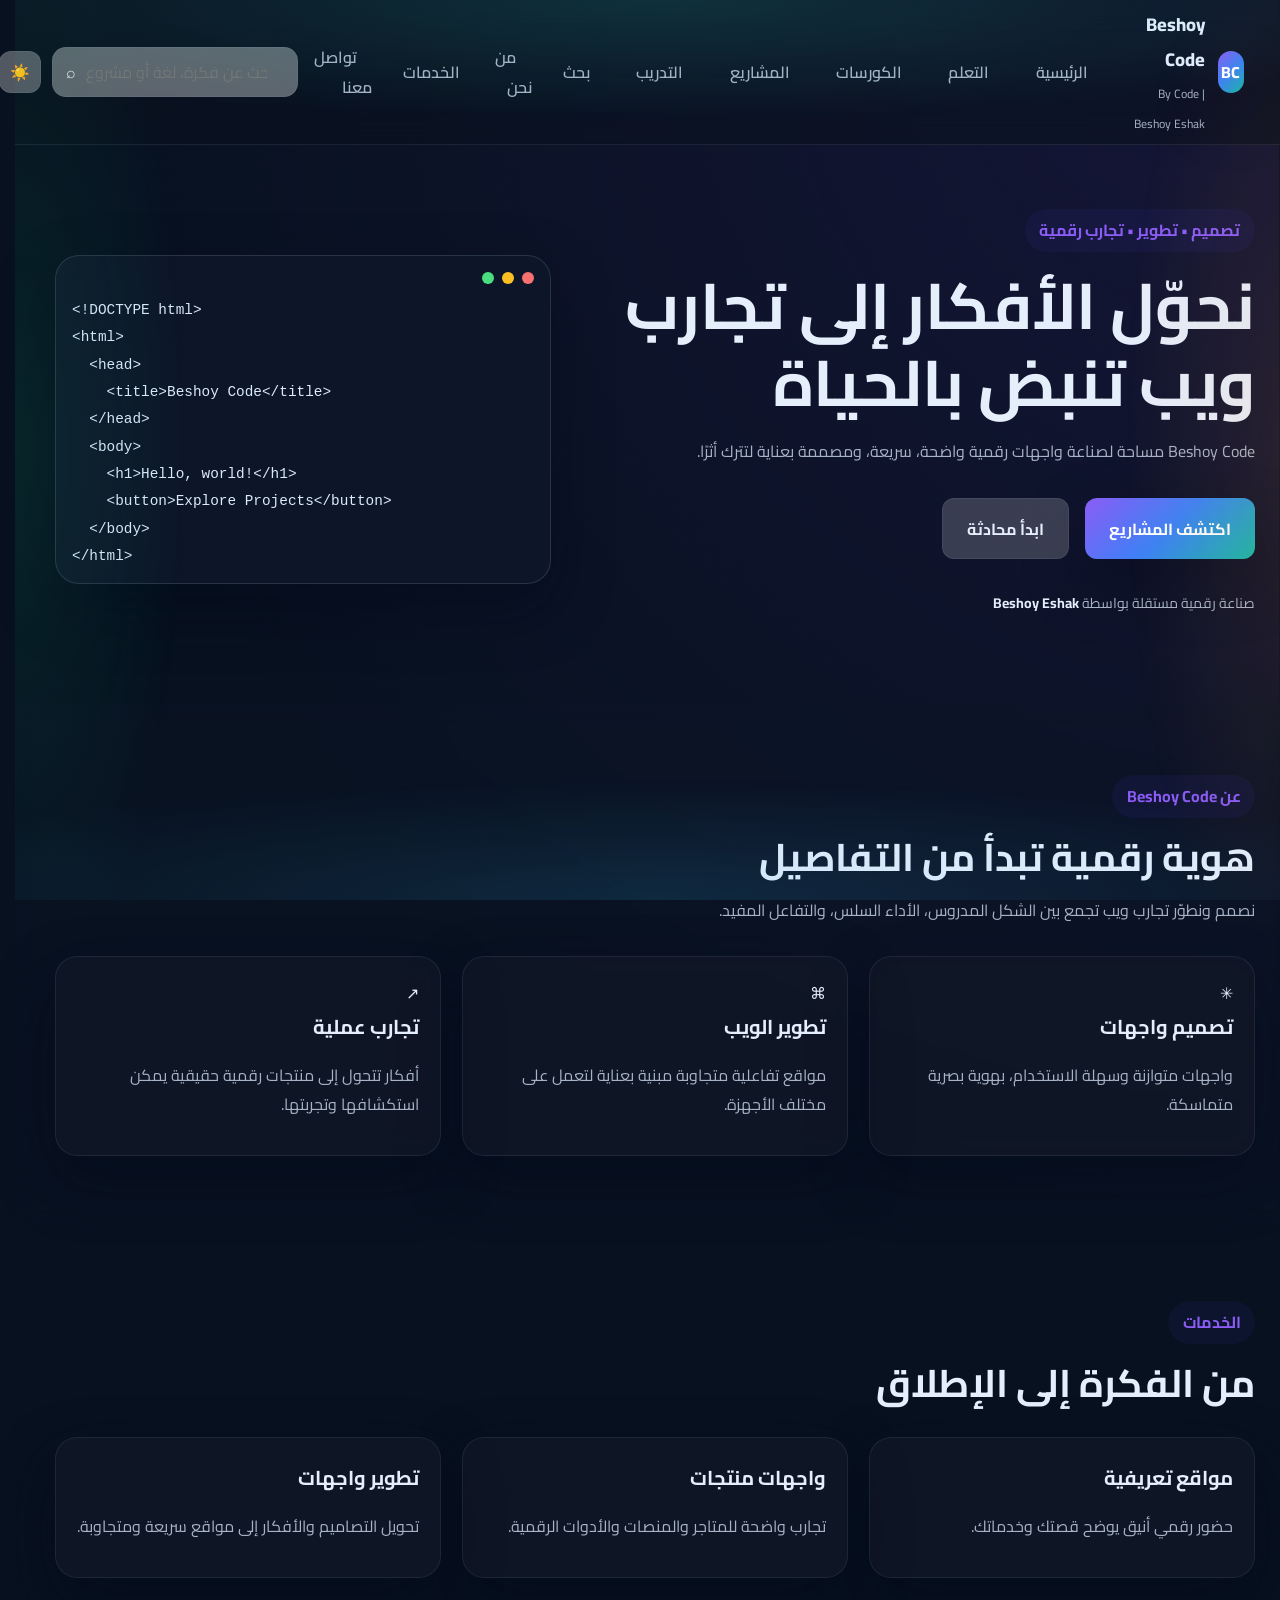
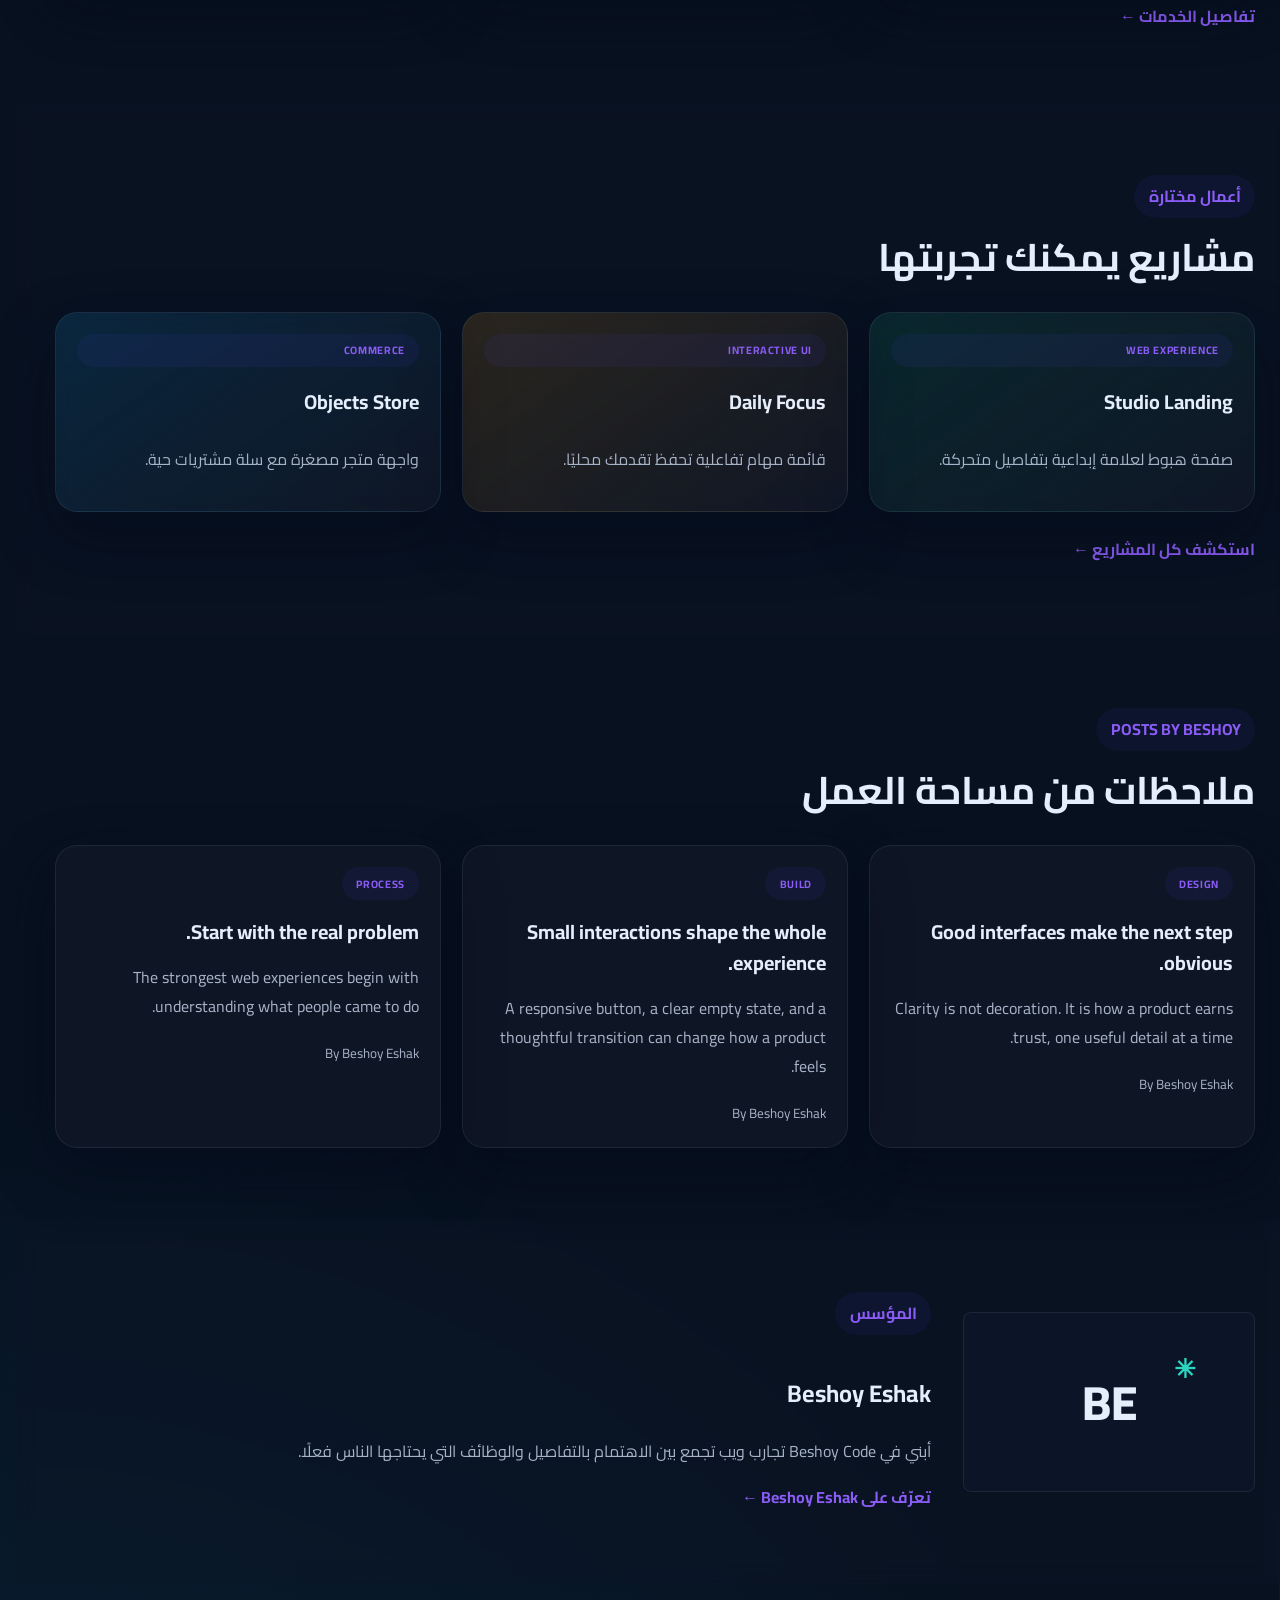
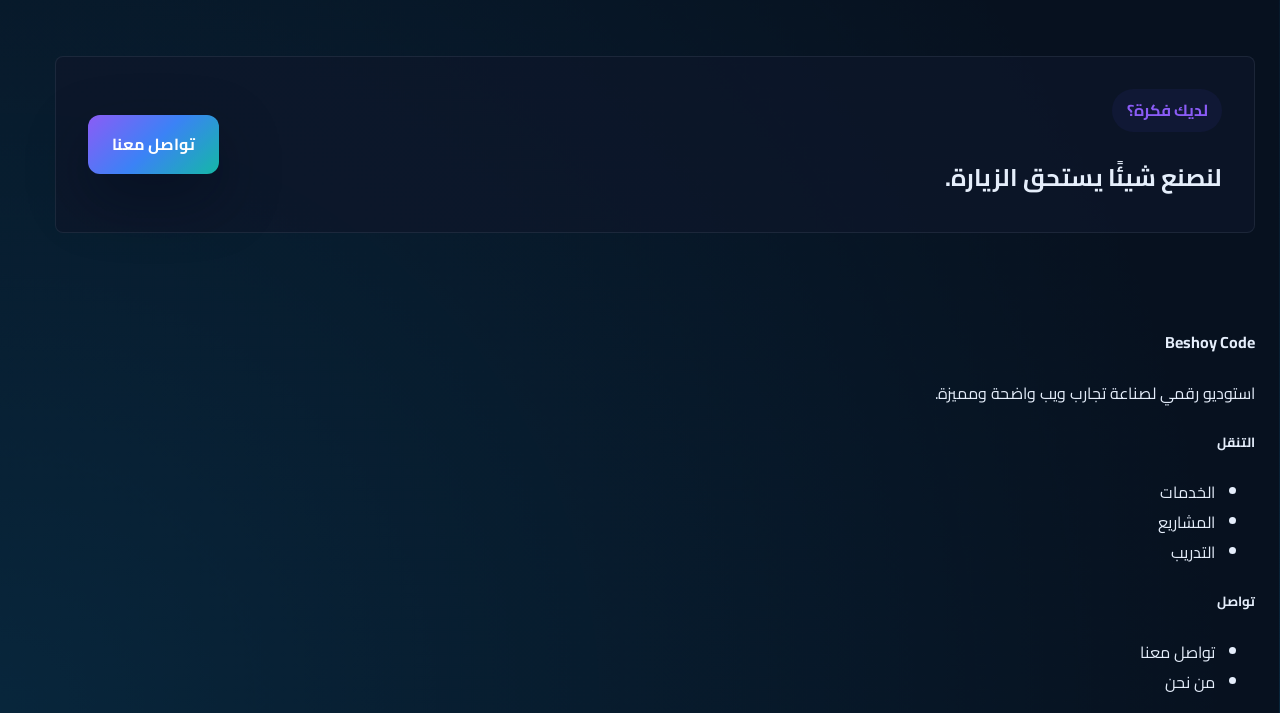
<file: index.html>
<!DOCTYPE html>
<html lang="ar" dir="rtl">

<head>
    <meta charset="UTF-8" />
    <meta name="viewport" content="width=device-width, initial-scale=1.0" />
    <meta name="description" content="Beshoy Code - تجارب رقمية ومشاريع ويب من تنفيذ Beshoy Eshak." />
    <title>Beshoy Code | تجارب رقمية تصنع الفرق</title>
    <link rel="preconnect" href="https://fonts.googleapis.com" />
    <link rel="preconnect" href="https://fonts.gstatic.com" crossorigin />
    <link href="https://fonts.googleapis.com/css2?family=Cairo:wght@400;500;600;700;800&display=swap"
        rel="stylesheet" />
    <link rel="stylesheet" href="./style.css" />
    <link rel="stylesheet" href="./components.css" />
    <link rel="stylesheet" href="./animations.css" />
    <link rel="stylesheet" href="./responsive.css" />
    <link rel="stylesheet" href="./search.css" />
</head>

<body>
    <div class="page-shell">
        <header class="site-header">
            <nav class="navbar container">
                <a href="index.html" class="brand" aria-label="Beshoy Code">
                    <span class="brand-mark">BC</span>
                    <span>
                        <strong>Beshoy Code</strong>
                        <small>By Code | Beshoy Eshak</small>
                    </span>
                </a>

                <button class="nav-toggle" aria-label="فتح القائمة" aria-expanded="false">
                    <span></span><span></span><span></span>
                </button>

                <div class="nav-panel">
                    <ul class="nav-links">
                        <li><a href="index.html">الرئيسية</a></li>
                        <li><a href="learning.html">التعلم</a></li>
                        <li><a href="courses.html">الكورسات</a></li>
                        <li><a href="projects.html">المشاريع</a></li>
                        <li><a href="practice.html">التدريب</a></li>
                        <li><a href="search.html">بحث</a></li>
                        <li><a href="about.html">من نحن</a></li>
                        <li><a href="services.html">الخدمات</a></li>
                        <li><a href="contact.html">تواصل معنا</a></li>
                    </ul>

                    <div class="nav-tools">
                        <div class="search-mini search-mini-home">
                            <input id="global-search-input" type="search" placeholder="ابحث عن فكرة، لغة أو مشروع..."
                                autocomplete="off" aria-label="بحث سريع" aria-controls="home-quick-results" />
                            <span aria-hidden="true">⌕</span>
                            <div class="quick-search-popover" id="home-quick-results" hidden></div>
                        </div>
                        <button id="theme-toggle" class="icon-btn" aria-label="تبديل الثيم">☀️</button>
                    </div>
                </div>
            </nav>
        </header>

        <main>
            <section class="hero section">
                <div class="container hero-content">
                    <div class="hero-copy reveal">
                        <span class="eyebrow">تصميم • تطوير • تجارب رقمية</span>
                        <h1>نحوّل الأفكار إلى تجارب ويب تنبض بالحياة</h1>
                        <p>
                            Beshoy Code مساحة لصناعة واجهات رقمية واضحة، سريعة، ومصممة بعناية لتترك أثرًا.
                        </p>

                        <div class="cta-group">
                            <a class="btn btn-primary" href="projects.html">اكتشف المشاريع</a>
                            <a class="btn btn-secondary" href="contact.html">ابدأ محادثة</a>
                        </div>

                        <p class="hero-signature">صناعة رقمية مستقلة بواسطة <strong>Beshoy Eshak</strong></p>
                    </div>

                    <div class="hero-visual reveal">
                        <div class="code-window">
                            <div class="window-bar">
                                <span></span><span></span><span></span>
                            </div>
                            <pre><code>&lt;!DOCTYPE html&gt;
&lt;html&gt;
  &lt;head&gt;
    &lt;title&gt;Beshoy Code&lt;/title&gt;
  &lt;/head&gt;
  &lt;body&gt;
    &lt;h1&gt;Hello, world!&lt;/h1&gt;
    &lt;button&gt;Explore Projects&lt;/button&gt;
  &lt;/body&gt;
&lt;/html&gt;</code></pre>
                        </div>
                    </div>
                </div>
            </section>

            <section class="section alt-bg" id="about-beshoy-code">
                <div class="container">
                    <div class="section-heading reveal">
                        <span class="eyebrow">عن Beshoy Code</span>
                        <h2>هوية رقمية تبدأ من التفاصيل</h2>
                        <p class="home-intro">نصمم ونطوّر تجارب ويب تجمع بين الشكل المدروس، الأداء السلس، والتفاعل
                            المفيد.</p>
                    </div>
                    <div class="feature-grid">
                        <article class="feature-card reveal">
                            <div class="feature-icon">✳</div>
                            <h3>تصميم واجهات</h3>
                            <p>واجهات متوازنة وسهلة الاستخدام، بهوية بصرية متماسكة.</p>
                        </article>
                        <article class="feature-card reveal">
                            <div class="feature-icon">⌘</div>
                            <h3>تطوير الويب</h3>
                            <p>مواقع تفاعلية متجاوبة مبنية بعناية لتعمل على مختلف الأجهزة.</p>
                        </article>
                        <article class="feature-card reveal">
                            <div class="feature-icon">↗</div>
                            <h3>تجارب عملية</h3>
                            <p>أفكار تتحول إلى منتجات رقمية حقيقية يمكن استكشافها وتجربتها.</p>
                        </article>
                    </div>
                </div>
            </section>

            <section class="section" id="services">
                <div class="container">
                    <div class="section-heading reveal">
                        <span class="eyebrow">الخدمات</span>
                        <h2>من الفكرة إلى الإطلاق</h2>
                    </div>
                    <div class="feature-grid">
                        <article class="feature-card reveal">
                            <h3>مواقع تعريفية</h3>
                            <p>حضور رقمي أنيق يوضح قصتك وخدماتك.</p>
                        </article>
                        <article class="feature-card reveal">
                            <h3>واجهات منتجات</h3>
                            <p>تجارب واضحة للمتاجر والمنصات والأدوات الرقمية.</p>
                        </article>
                        <article class="feature-card reveal">
                            <h3>تطوير واجهات</h3>
                            <p>تحويل التصاميم والأفكار إلى مواقع سريعة ومتجاوبة.</p>
                        </article>
                    </div>
                    <a class="card-link home-inline-link" href="services.html">تفاصيل الخدمات ←</a>
                </div>
            </section>

            <section class="section alt-bg" id="selected-projects">
                <div class="container">
                    <div class="section-heading reveal">
                        <span class="eyebrow">أعمال مختارة</span>
                        <h2>مشاريع يمكنك تجربتها</h2>
                    </div>
                    <div class="feature-grid">
                        <article class="feature-card reveal project-teaser"><span class="eyebrow">WEB EXPERIENCE</span>
                            <h3>Studio Landing</h3>
                            <p>صفحة هبوط لعلامة إبداعية بتفاصيل متحركة.</p>
                        </article>
                        <article class="feature-card reveal project-teaser"><span class="eyebrow">INTERACTIVE UI</span>
                            <h3>Daily Focus</h3>
                            <p>قائمة مهام تفاعلية تحفظ تقدمك محليًا.</p>
                        </article>
                        <article class="feature-card reveal project-teaser"><span class="eyebrow">COMMERCE</span>
                            <h3>Objects Store</h3>
                            <p>واجهة متجر مصغرة مع سلة مشتريات حية.</p>
                        </article>
                    </div>
                    <a class="card-link home-inline-link" href="projects.html">استكشف كل المشاريع ←</a>
                </div>
            </section>

            <section class="section" id="posts">
                <div class="container">
                    <div class="section-heading reveal">
                        <span class="eyebrow">POSTS BY BESHOY</span>
                        <h2>ملاحظات من مساحة العمل</h2>
                    </div>
                    <div class="feature-grid posts-grid">
                        <article class="feature-card reveal post-card"><span class="eyebrow">DESIGN</span>
                            <h3>Good interfaces make the next step obvious.</h3>
                            <p>Clarity is not decoration. It is how a product earns trust, one useful detail at a time.
                            </p><small>By Beshoy Eshak</small>
                        </article>
                        <article class="feature-card reveal post-card"><span class="eyebrow">BUILD</span>
                            <h3>Small interactions shape the whole experience.</h3>
                            <p>A responsive button, a clear empty state, and a thoughtful transition can change how a
                                product feels.</p><small>By Beshoy Eshak</small>
                        </article>
                        <article class="feature-card reveal post-card"><span class="eyebrow">PROCESS</span>
                            <h3>Start with the real problem.</h3>
                            <p>The strongest web experiences begin with understanding what people came to do.</p>
                            <small>By Beshoy Eshak</small>
                        </article>
                    </div>
                </div>
            </section>

            <section class="section alt-bg" id="founder">
                <div class="container founder-band">
                    <div class="founder-mark reveal">BE<span>✳</span></div>
                    <div class="reveal">
                        <span class="eyebrow">المؤسس</span>
                        <h2>Beshoy Eshak</h2>
                        <p>أبني في Beshoy Code تجارب ويب تجمع بين الاهتمام بالتفاصيل والوظائف التي يحتاجها الناس فعلًا.
                        </p>
                        <a class="card-link" href="about.html">تعرّف على Beshoy Eshak ←</a>
                    </div>
                </div>
            </section>

            <section class="section home-contact" id="contact-cta">
                <div class="container contact-band reveal">
                    <div><span class="eyebrow">لديك فكرة؟</span>
                        <h2>لنصنع شيئًا يستحق الزيارة.</h2>
                    </div>
                    <a class="btn btn-primary" href="contact.html">تواصل معنا</a>
                </div>
            </section>
        </main>

        <footer class="site-footer">
            <div class="container footer-content">
                <div>
                    <h4>Beshoy Code</h4>
                    <p>استوديو رقمي لصناعة تجارب ويب واضحة ومميزة.</p>
                </div>
                <div>
                    <h5>التنقل</h5>
                    <ul>
                        <li><a href="services.html">الخدمات</a></li>
                        <li><a href="projects.html">المشاريع</a></li>
                        <li><a href="practice.html">التدريب</a></li>
                    </ul>
                </div>
                <div>
                    <h5>تواصل</h5>
                    <ul>
                        <li><a href="contact.html">تواصل معنا</a></li>
                        <li><a href="about.html">من نحن</a></li>
                    </ul>
                </div>
            </div>
        </footer>
    </div>

    <script src="./html.js"></script>
    <script src="./css.js"></script>
    <script src="./javascript.js"></script>
    <script src="./python.js"></script>
    <script src="./projects.js"></script>
    <script src="./challenges.js"></script>
    <script src="./storage.js"></script>
    <script src="./theme.js"></script>
    <script src="./progress.js"></script>
    <script src="./search.js"></script>
    <script src="./ui.js"></script>
    <script src="./app.js"></script>
</body>

</html>
</file>
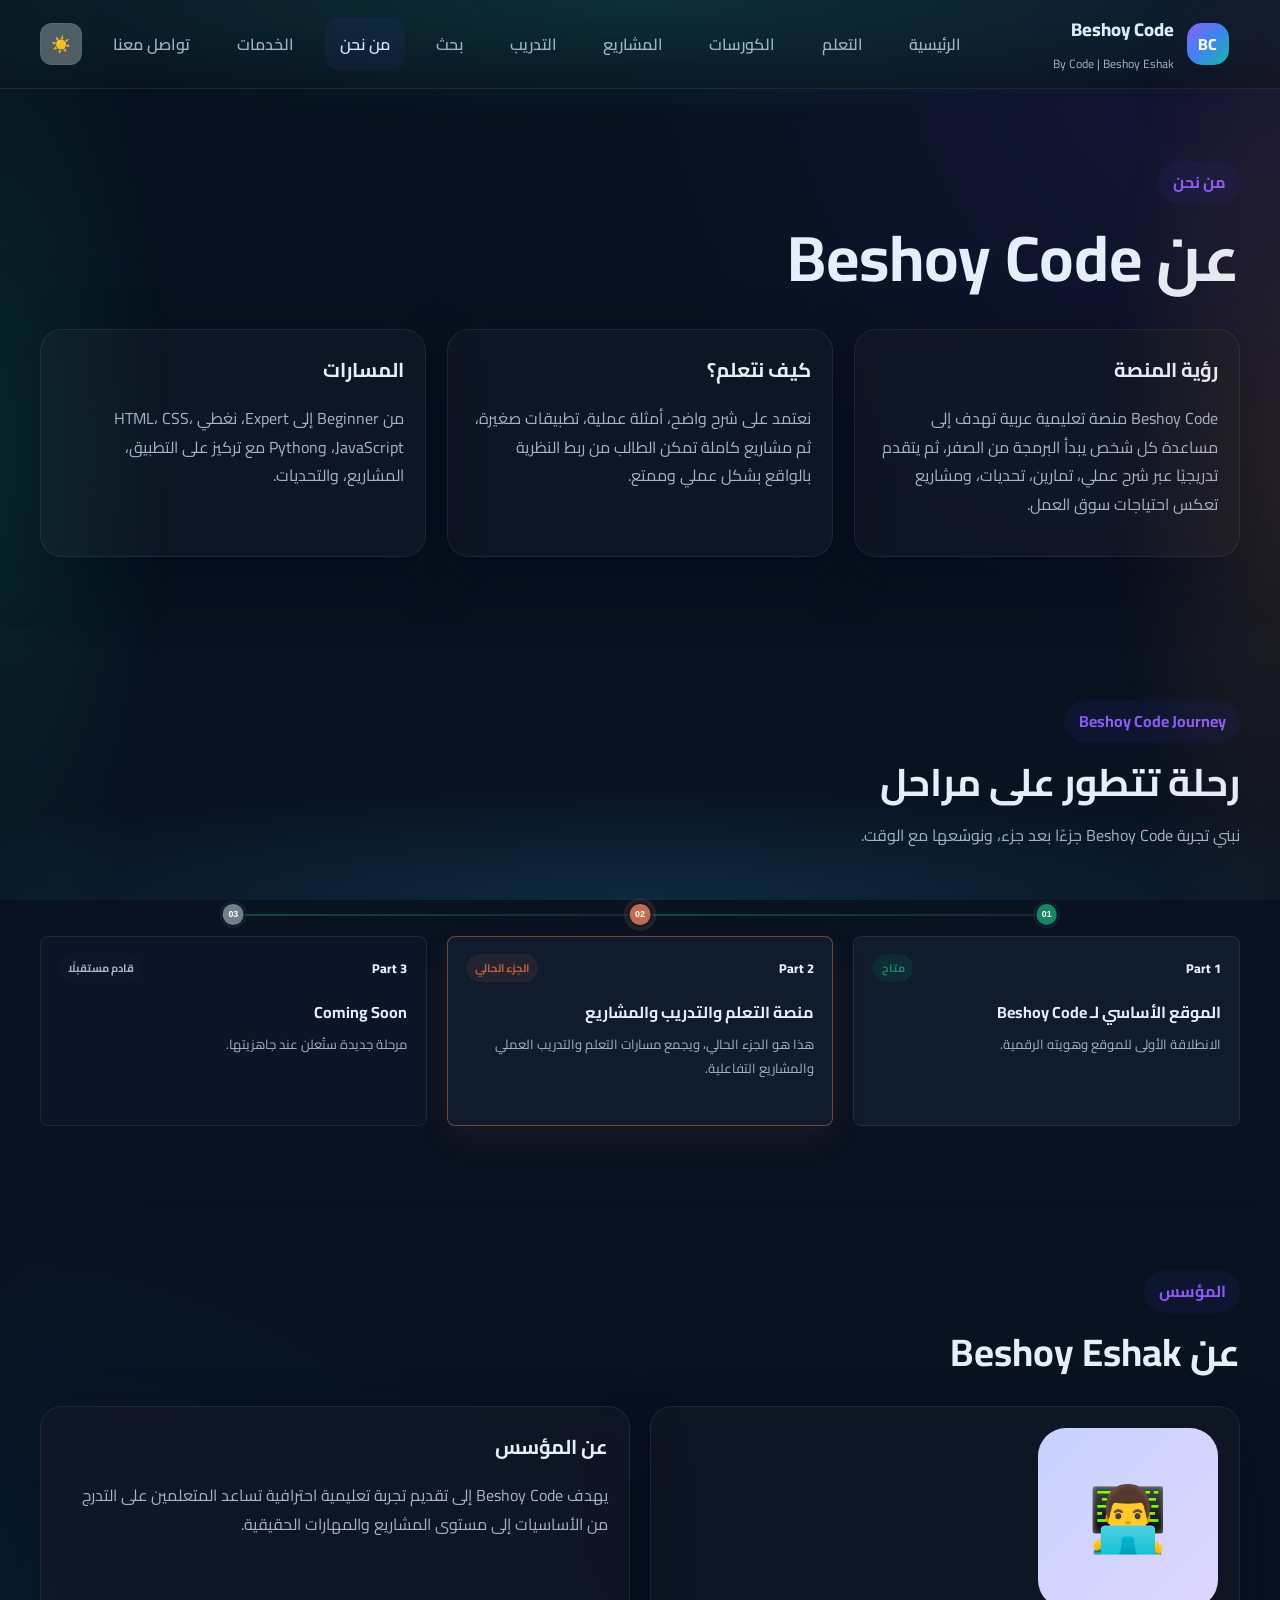
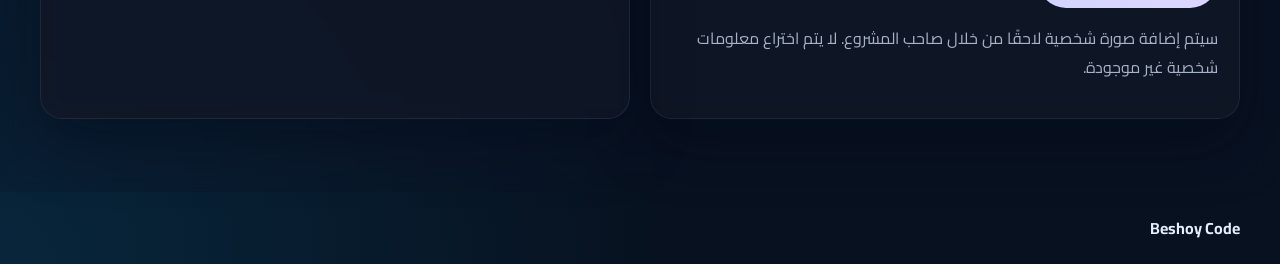
<file: about.html>
<!DOCTYPE html>
<html lang="ar" dir="rtl">

<head>
    <meta charset="UTF-8" />
    <meta name="viewport" content="width=device-width, initial-scale=1.0" />
    <title>من نحن | Beshoy Code</title>
    <link rel="preconnect" href="https://fonts.googleapis.com" />
    <link rel="preconnect" href="https://fonts.gstatic.com" crossorigin />
    <link href="https://fonts.googleapis.com/css2?family=Cairo:wght@400;500;600;700;800&display=swap"
        rel="stylesheet" />
    <link rel="stylesheet" href="./style.css" />
    <link rel="stylesheet" href="./components.css" />
    <link rel="stylesheet" href="./animations.css" />
    <link rel="stylesheet" href="./responsive.css" />
</head>

<body>
    <div class="page-shell">
        <header class="site-header">
            <nav class="navbar container">
                <a href="index.html" class="brand" aria-label="Beshoy Code">
                    <span class="brand-mark">BC</span>
                    <span>
                        <strong>Beshoy Code</strong>
                        <small>By Code | Beshoy Eshak</small>
                    </span>
                </a>
                <button class="nav-toggle" aria-label="فتح القائمة" aria-expanded="false">
                    <span></span><span></span><span></span>
                </button>
                <div class="nav-panel">
                    <ul class="nav-links">
                        <li><a href="index.html">الرئيسية</a></li>
                        <li><a href="learning.html">التعلم</a></li>
                        <li><a href="courses.html">الكورسات</a></li>
                        <li><a href="projects.html">المشاريع</a></li>
                        <li><a href="practice.html">التدريب</a></li>
                        <li><a href="search.html">بحث</a></li>
                        <li><a href="about.html" class="active">من نحن</a></li>
                        <li><a href="services.html">الخدمات</a></li>
                        <li><a href="contact.html">تواصل معنا</a></li>
                    </ul>
                    <div class="nav-tools">
                        <button id="theme-toggle" class="icon-btn" aria-label="تبديل الثيم">☀️</button>
                    </div>
                </div>
            </nav>
        </header>

        <main class="page-main">
            <section class="section">
                <div class="container">
                    <div class="section-heading reveal">
                        <span class="eyebrow">من نحن</span>
                        <h1>عن Beshoy Code</h1>
                    </div>
                    <div class="feature-grid">
                        <article class="feature-card reveal">
                            <h3>رؤية المنصة</h3>
                            <p>Beshoy Code منصة تعليمية عربية تهدف إلى مساعدة كل شخص يبدأ البرمجة من الصفر، ثم يتقدم
                                تدريجيًا عبر شرح عملي، تمارين، تحديات، ومشاريع تعكس احتياجات سوق العمل.</p>
                        </article>
                        <article class="feature-card reveal">
                            <h3>كيف نتعلم؟</h3>
                            <p>نعتمد على شرح واضح، أمثلة عملية، تطبيقات صغيرة، ثم مشاريع كاملة تمكن الطالب من ربط
                                النظرية بالواقع بشكل عملي وممتع.</p>
                        </article>
                        <article class="feature-card reveal">
                            <h3>المسارات</h3>
                            <p>من Beginner إلى Expert، نغطي HTML، CSS، JavaScript، وPython مع تركيز على التطبيق،
                                المشاريع، والتحديات.</p>
                        </article>
                    </div>
                </div>
            </section>

            <section class="section alt-bg journey-section" aria-labelledby="journey-title">
                <div class="container">
                    <div class="section-heading reveal">
                        <span class="eyebrow">Beshoy Code Journey</span>
                        <h2 id="journey-title">رحلة تتطور على مراحل</h2>
                        <p>نبني تجربة Beshoy Code جزءًا بعد جزء، ونوسّعها مع الوقت.</p>
                    </div>
                    <ol class="journey-track">
                        <li class="journey-item journey-available">
                            <span class="journey-marker" aria-hidden="true">01</span>
                            <article class="journey-card">
                                <div class="journey-card-top"><span>Part 1</span><span
                                        class="journey-status">متاح</span></div>
                                <h3>الموقع الأساسي لـ Beshoy Code</h3>
                                <p>الانطلاقة الأولى للموقع وهويته الرقمية.</p>
                            </article>
                        </li>
                        <li class="journey-item journey-current" aria-current="step">
                            <span class="journey-marker" aria-hidden="true">02</span>
                            <article class="journey-card">
                                <div class="journey-card-top"><span>Part 2</span><span class="journey-status">الجزء
                                        الحالي</span></div>
                                <h3>منصة التعلم والتدريب والمشاريع</h3>
                                <p>هذا هو الجزء الحالي، ويجمع مسارات التعلم والتدريب العملي والمشاريع التفاعلية.</p>
                            </article>
                        </li>
                        <li class="journey-item journey-upcoming">
                            <span class="journey-marker" aria-hidden="true">03</span>
                            <article class="journey-card">
                                <div class="journey-card-top"><span>Part 3</span><span class="journey-status">قادم
                                        مستقبلًا</span></div>
                                <h3>Coming Soon</h3>
                                <p>مرحلة جديدة ستُعلن عند جاهزيتها.</p>
                            </article>
                        </li>
                    </ol>
                </div>
            </section>

            <section class="section alt-bg">
                <div class="container">
                    <div class="section-heading reveal">
                        <span class="eyebrow">المؤسس</span>
                        <h2>عن Beshoy Eshak</h2>
                    </div>
                    <div class="feature-grid">
                        <div class="feature-card reveal">
                            <div
                                style="width: 180px; height: 180px; border-radius: 28px; background: linear-gradient(135deg, #c7d2fe, #ddd6fe); display: grid; place-items: center; font-size: 4rem; margin-bottom: 1rem;">
                                👨‍💻</div>
                            <p>سيتم إضافة صورة شخصية لاحقًا من خلال صاحب المشروع. لا يتم اختراع معلومات شخصية غير
                                موجودة.</p>
                        </div>
                        <div class="feature-card reveal">
                            <h3>عن المؤسس</h3>
                            <p>يهدف Beshoy Code إلى تقديم تجربة تعليمية احترافية تساعد المتعلمين على التدرج من الأساسيات
                                إلى مستوى المشاريع والمهارات الحقيقية.</p>
                        </div>
                    </div>
                </div>
            </section>
        </main>

        <footer class="site-footer">
            <div class="container footer-content">
                <div>
                    <h4>Beshoy Code</h4>
                </div>
            </div>
        </footer>
    </div>

    <script src="./storage.js"></script>
    <script src="./theme.js"></script>
    <script src="./app.js"></script>
</body>

</html>
</file>
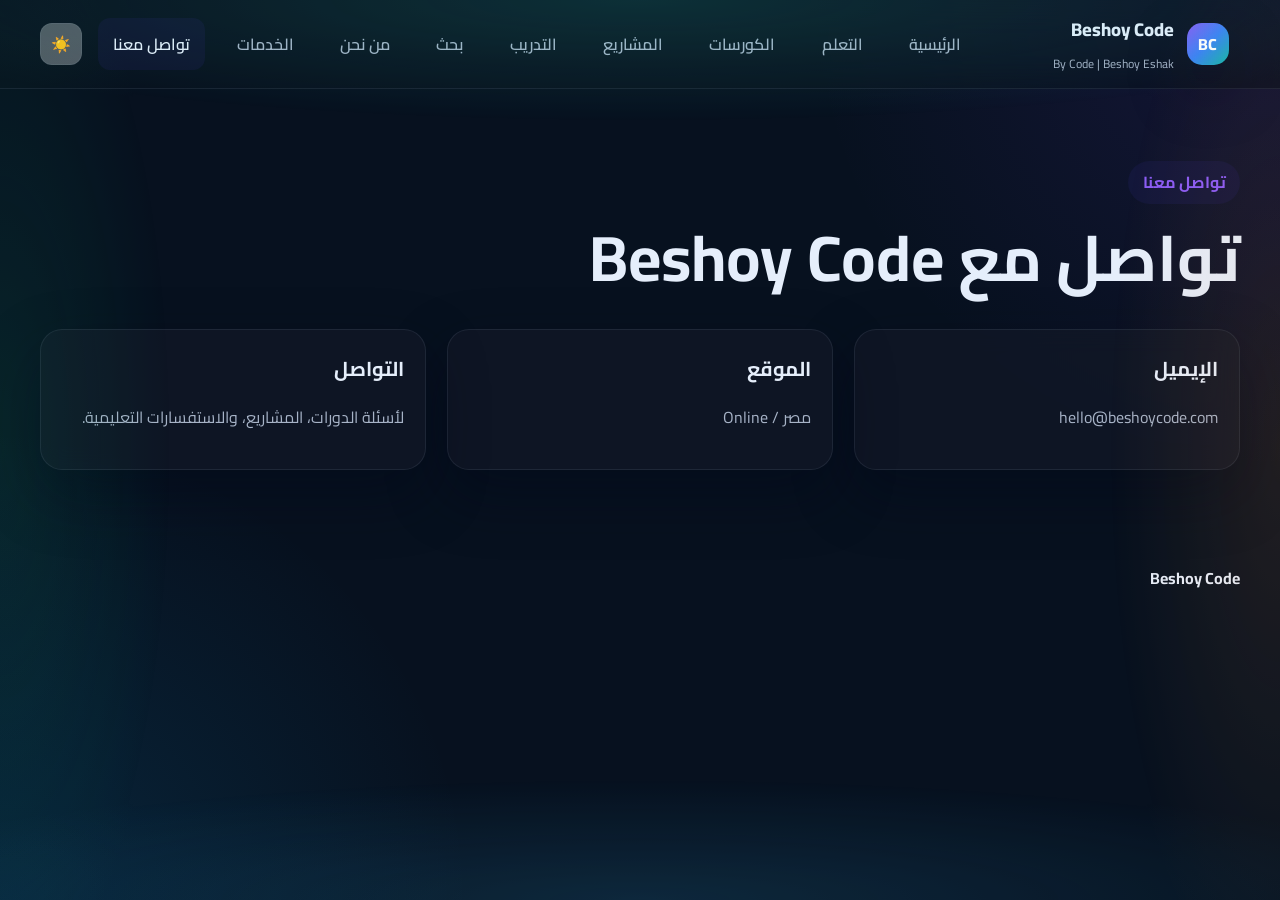
<file: contact.html>
<!DOCTYPE html>
<html lang="ar" dir="rtl">

<head>
    <meta charset="UTF-8" />
    <meta name="viewport" content="width=device-width, initial-scale=1.0" />
    <title>تواصل معنا | Beshoy Code</title>
    <link rel="preconnect" href="https://fonts.googleapis.com" />
    <link rel="preconnect" href="https://fonts.gstatic.com" crossorigin />
    <link href="https://fonts.googleapis.com/css2?family=Cairo:wght@400;500;600;700;800&display=swap"
        rel="stylesheet" />
    <link rel="stylesheet" href="./style.css" />
    <link rel="stylesheet" href="./components.css" />
    <link rel="stylesheet" href="./animations.css" />
    <link rel="stylesheet" href="./responsive.css" />
</head>

<body>
    <div class="page-shell">
        <header class="site-header">
            <nav class="navbar container">
                <a href="index.html" class="brand" aria-label="Beshoy Code">
                    <span class="brand-mark">BC</span>
                    <span>
                        <strong>Beshoy Code</strong>
                        <small>By Code | Beshoy Eshak</small>
                    </span>
                </a>
                <button class="nav-toggle" aria-label="فتح القائمة" aria-expanded="false">
                    <span></span><span></span><span></span>
                </button>
                <div class="nav-panel">
                    <ul class="nav-links">
                        <li><a href="index.html">الرئيسية</a></li>
                        <li><a href="learning.html">التعلم</a></li>
                        <li><a href="courses.html">الكورسات</a></li>
                        <li><a href="projects.html">المشاريع</a></li>
                        <li><a href="practice.html">التدريب</a></li>
                        <li><a href="search.html">بحث</a></li>
                        <li><a href="about.html">من نحن</a></li>
                        <li><a href="services.html">الخدمات</a></li>
                        <li><a href="contact.html" class="active">تواصل معنا</a></li>
                    </ul>
                    <div class="nav-tools">
                        <button id="theme-toggle" class="icon-btn" aria-label="تبديل الثيم">☀️</button>
                    </div>
                </div>
            </nav>
        </header>

        <main class="page-main">
            <section class="section">
                <div class="container">
                    <div class="section-heading reveal">
                        <span class="eyebrow">تواصل معنا</span>
                        <h1>تواصل مع Beshoy Code</h1>
                    </div>
                    <div class="feature-grid">
                        <article class="feature-card reveal">
                            <h3>الإيميل</h3>
                            <p>hello@beshoycode.com</p>
                        </article>
                        <article class="feature-card reveal">
                            <h3>الموقع</h3>
                            <p>مصر / Online</p>
                        </article>
                        <article class="feature-card reveal">
                            <h3>التواصل</h3>
                            <p>لأسئلة الدورات، المشاريع، والاستفسارات التعليمية.</p>
                        </article>
                    </div>
                </div>
            </section>
        </main>

        <footer class="site-footer">
            <div class="container footer-content">
                <div>
                    <h4>Beshoy Code</h4>
                </div>
            </div>
        </footer>
    </div>

    <script src="./storage.js"></script>
    <script src="./theme.js"></script>
    <script src="./app.js"></script>
</body>

</html>
</file>
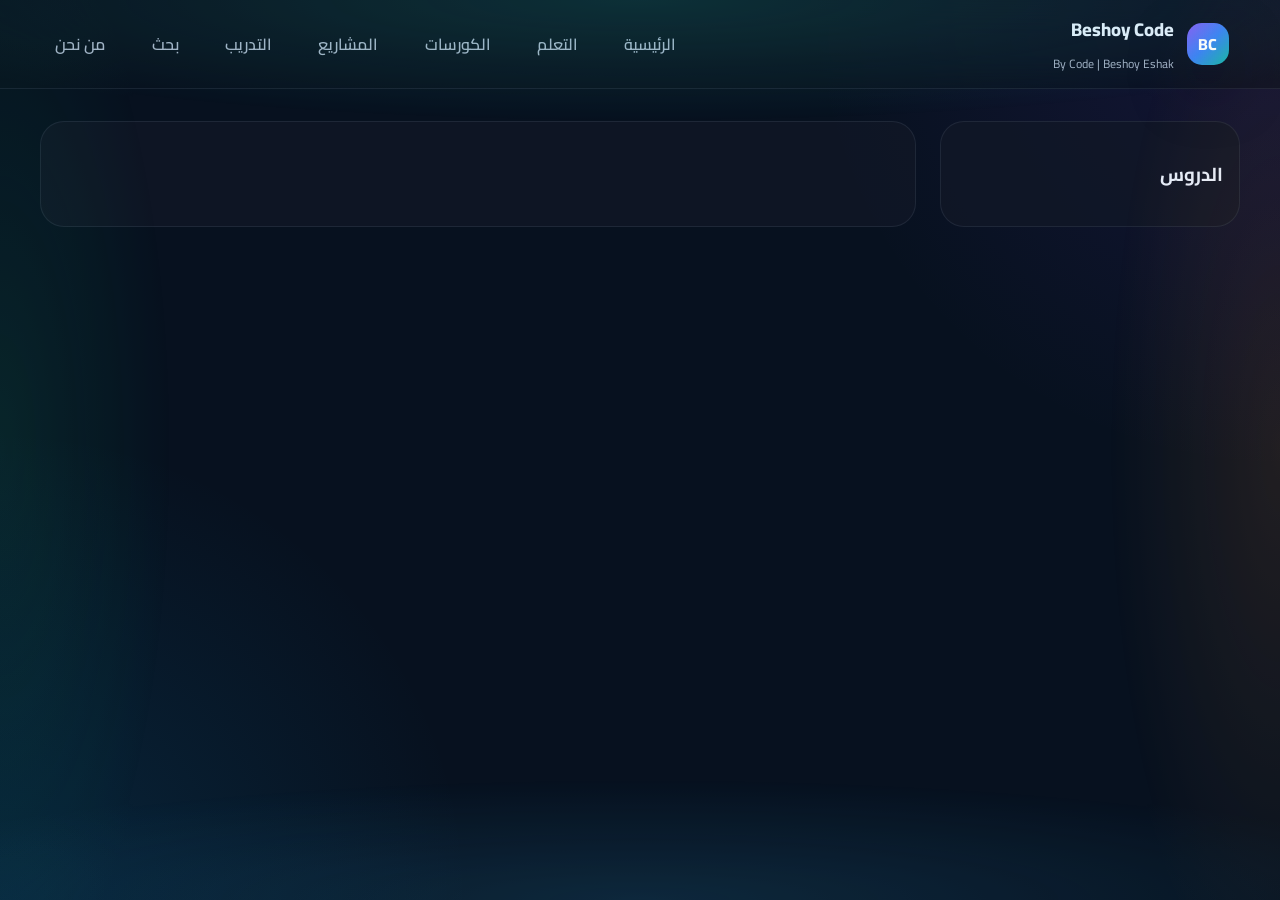
<file: course.html>
<!DOCTYPE html>
<html lang="ar" dir="rtl">

<head>
    <meta charset="UTF-8" />
    <meta name="viewport" content="width=device-width, initial-scale=1.0" />
    <title>الدورة | Beshoy Code</title>
    <link rel="preconnect" href="https://fonts.googleapis.com" />
    <link rel="preconnect" href="https://fonts.gstatic.com" crossorigin />
    <link href="https://fonts.googleapis.com/css2?family=Cairo:wght@400;500;600;700;800&display=swap"
        rel="stylesheet" />
    <link rel="stylesheet" href="./style.css" />
    <link rel="stylesheet" href="./components.css" />
    <link rel="stylesheet" href="./animations.css" />
    <link rel="stylesheet" href="./responsive.css" />
</head>

<body>
    <div class="page-shell">
        <header class="site-header">
            <nav class="navbar container">
                <a href="index.html" class="brand" aria-label="Beshoy Code">
                    <span class="brand-mark">BC</span>
                    <span>
                        <strong>Beshoy Code</strong>
                        <small>By Code | Beshoy Eshak</small>
                    </span>
                </a>
                <button class="nav-toggle" aria-label="فتح القائمة" aria-expanded="false">
                    <span></span><span></span><span></span>
                </button>
                <div class="nav-panel">
                    <ul class="nav-links">
                        <li><a href="index.html">الرئيسية</a></li>
                        <li><a href="learning.html">التعلم</a></li>
                        <li><a href="courses.html">الكورسات</a></li>
                        <li><a href="projects.html">المشاريع</a></li>
                        <li><a href="practice.html">التدريب</a></li>
                        <li><a href="search.html">بحث</a></li>
                        <li><a href="about.html">من نحن</a></li>
                    </ul>
                </div>
            </nav>
        </header>

        <main class="page-main course-layout container">
            <aside class="course-sidebar reveal">
                <div class="sidebar-header">
                    <h3>الدروس</h3>
                </div>
                <ul id="course-lesson-list" class="lesson-sidebar-list"></ul>
            </aside>
            <section class="course-main reveal" id="course-content"></section>
        </main>
    </div>

    <script src="./html.js"></script>
    <script src="./css.js"></script>
    <script src="./javascript.js"></script>
    <script src="./python.js"></script>
    <script src="./projects.js"></script>
    <script src="./challenges.js"></script>
    <script src="./storage.js"></script>
    <script src="./theme.js"></script>
    <script src="./progress.js"></script>
    <script src="./search.js"></script>
    <script src="./ui.js"></script>
    <script src="./app.js"></script>
</body>

</html>
</file>
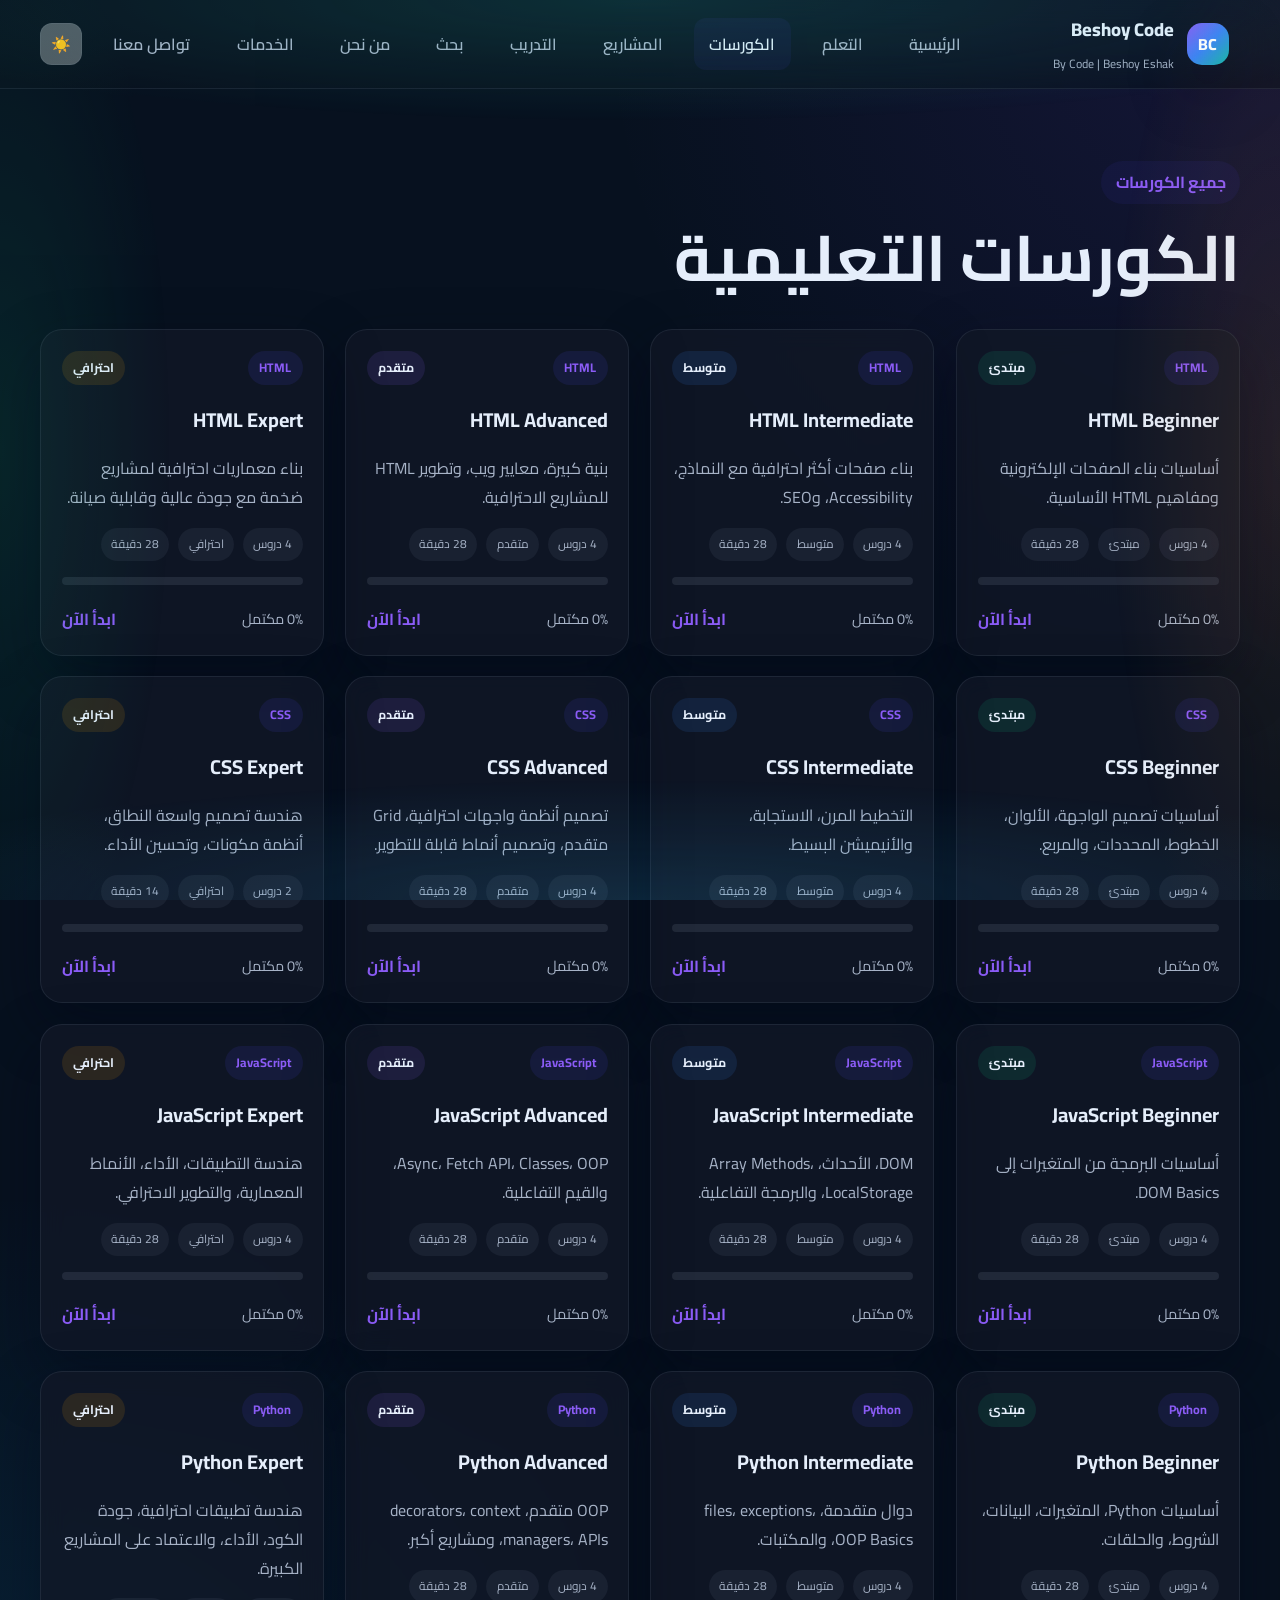
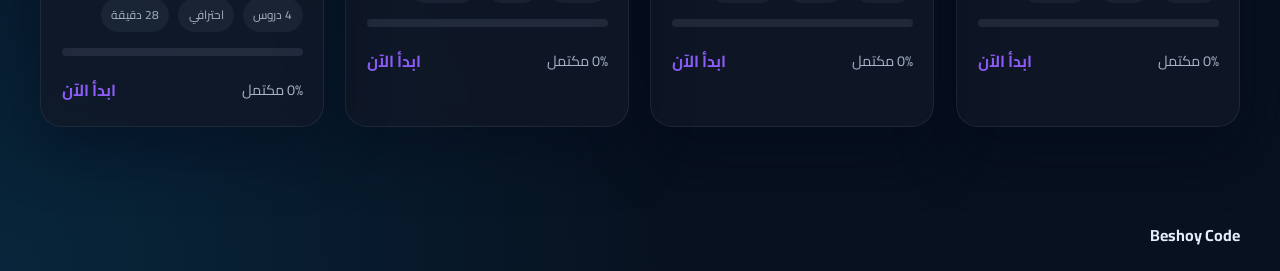
<file: courses.html>
<!DOCTYPE html>
<html lang="ar" dir="rtl">

<head>
    <meta charset="UTF-8" />
    <meta name="viewport" content="width=device-width, initial-scale=1.0" />
    <title>الكورسات | Beshoy Code</title>
    <link rel="preconnect" href="https://fonts.googleapis.com" />
    <link rel="preconnect" href="https://fonts.gstatic.com" crossorigin />
    <link href="https://fonts.googleapis.com/css2?family=Cairo:wght@400;500;600;700;800&display=swap"
        rel="stylesheet" />
    <link rel="stylesheet" href="./style.css" />
    <link rel="stylesheet" href="./components.css" />
    <link rel="stylesheet" href="./animations.css" />
    <link rel="stylesheet" href="./responsive.css" />
</head>

<body>
    <div class="page-shell">
        <header class="site-header">
            <nav class="navbar container">
                <a href="index.html" class="brand" aria-label="Beshoy Code">
                    <span class="brand-mark">BC</span>
                    <span>
                        <strong>Beshoy Code</strong>
                        <small>By Code | Beshoy Eshak</small>
                    </span>
                </a>
                <button class="nav-toggle" aria-label="فتح القائمة" aria-expanded="false">
                    <span></span><span></span><span></span>
                </button>
                <div class="nav-panel">
                    <ul class="nav-links">
                        <li><a href="index.html">الرئيسية</a></li>
                        <li><a href="learning.html">التعلم</a></li>
                        <li><a href="courses.html" class="active">الكورسات</a></li>
                        <li><a href="projects.html">المشاريع</a></li>
                        <li><a href="practice.html">التدريب</a></li>
                        <li><a href="search.html">بحث</a></li>
                        <li><a href="about.html">من نحن</a></li>
                        <li><a href="services.html">الخدمات</a></li>
                        <li><a href="contact.html">تواصل معنا</a></li>
                    </ul>
                    <div class="nav-tools">
                        <button id="theme-toggle" class="icon-btn" aria-label="تبديل الثيم">☀️</button>
                    </div>
                </div>
            </nav>
        </header>

        <main class="page-main">
            <section class="section">
                <div class="container">
                    <div class="section-heading reveal">
                        <span class="eyebrow">جميع الكورسات</span>
                        <h1>الكورسات التعليمية</h1>
                    </div>
                    <div id="all-courses" class="cards-grid"></div>
                </div>
            </section>
        </main>

        <footer class="site-footer">
            <div class="container footer-content">
                <div>
                    <h4>Beshoy Code</h4>
                </div>
            </div>
        </footer>
    </div>

    <script src="./html.js"></script>
    <script src="./css.js"></script>
    <script src="./javascript.js"></script>
    <script src="./python.js"></script>
    <script src="./projects.js"></script>
    <script src="./challenges.js"></script>
    <script src="./storage.js"></script>
    <script src="./theme.js"></script>
    <script src="./progress.js"></script>
    <script src="./search.js"></script>
    <script src="./ui.js"></script>
    <script src="./app.js"></script>
</body>

</html>
</file>
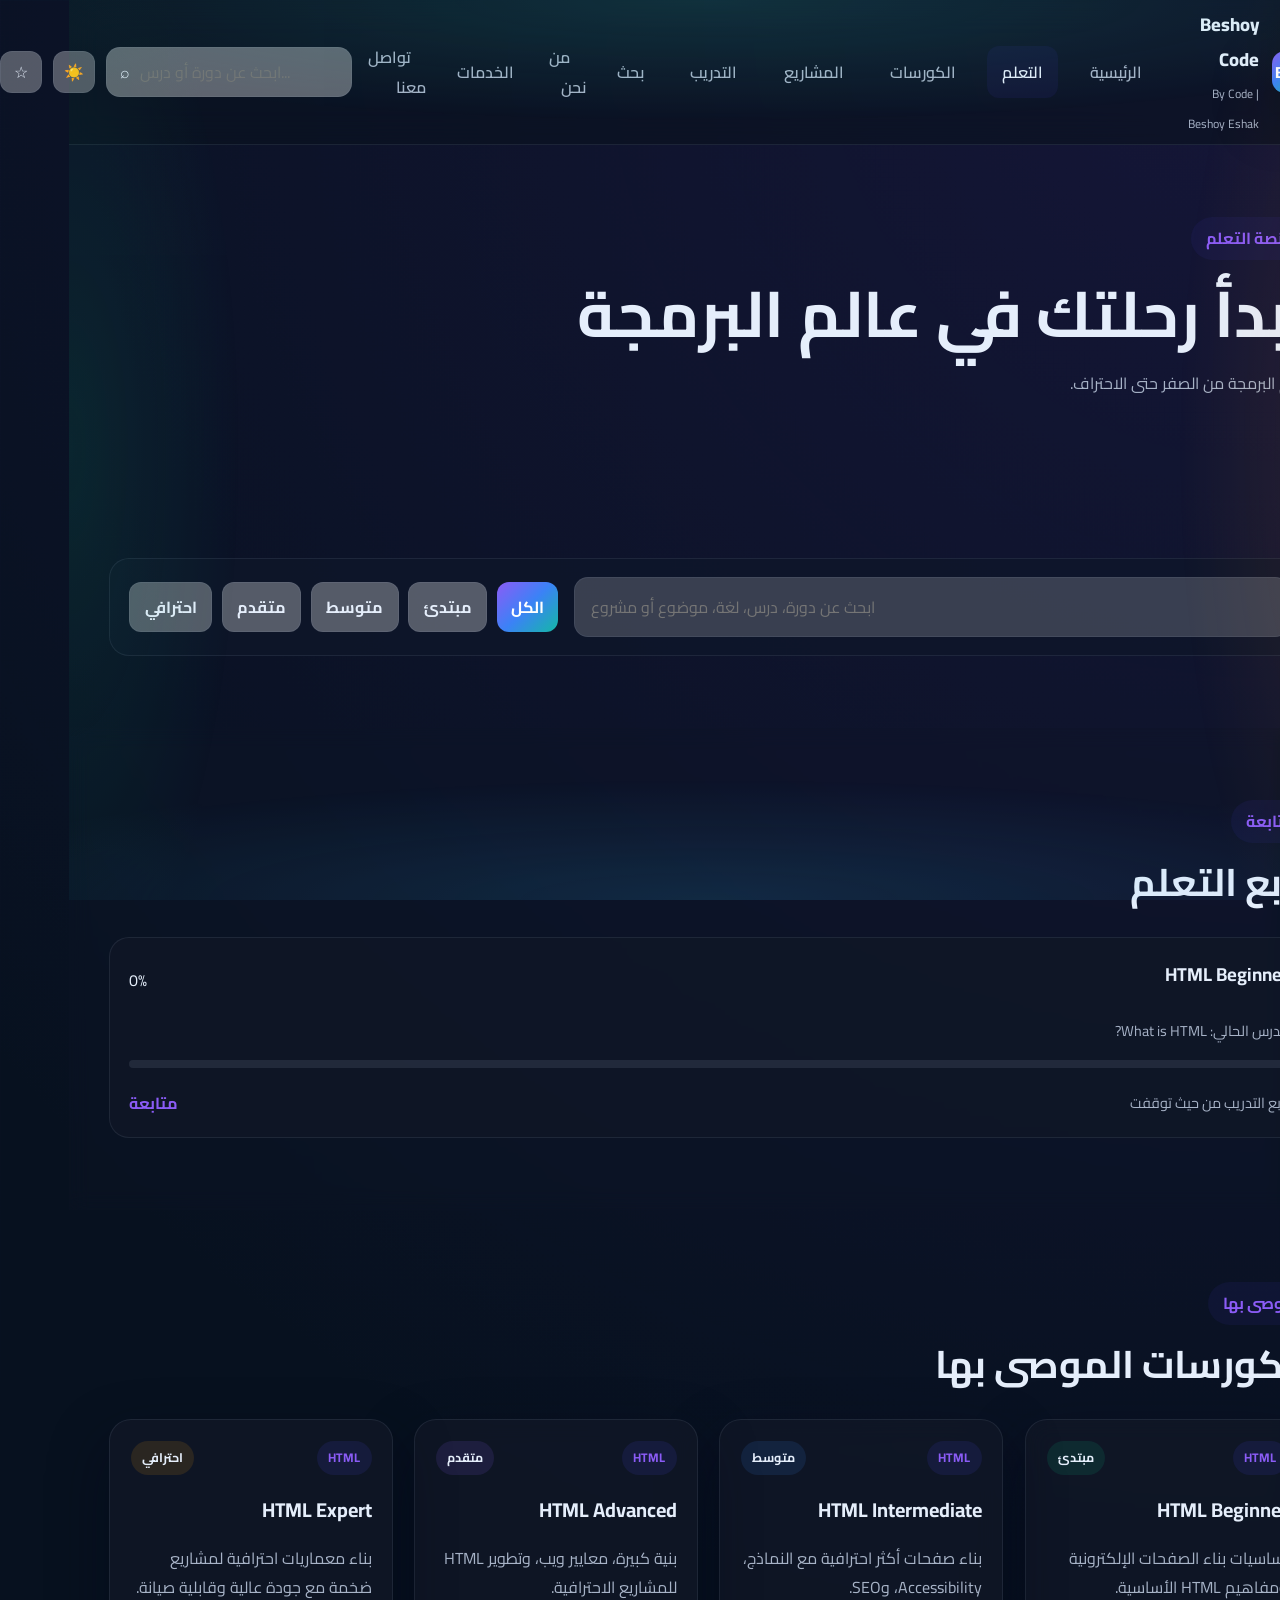
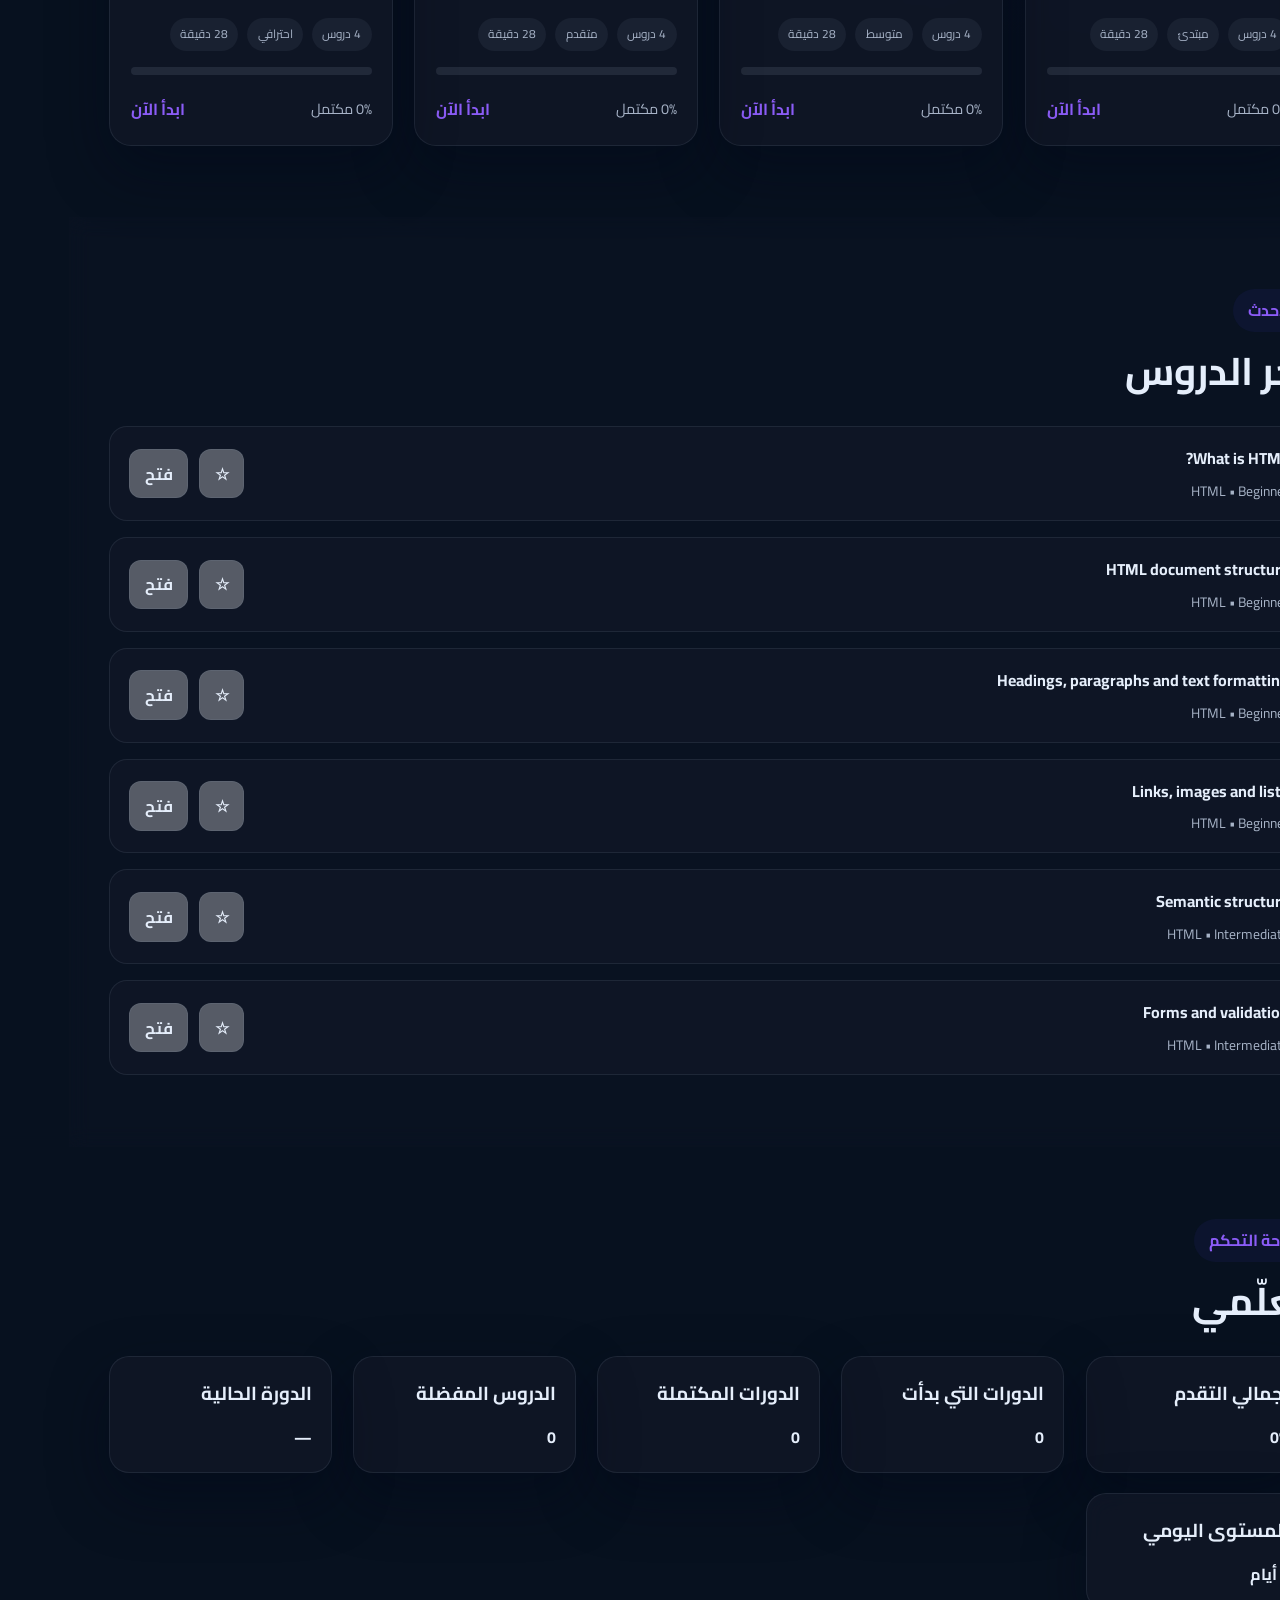
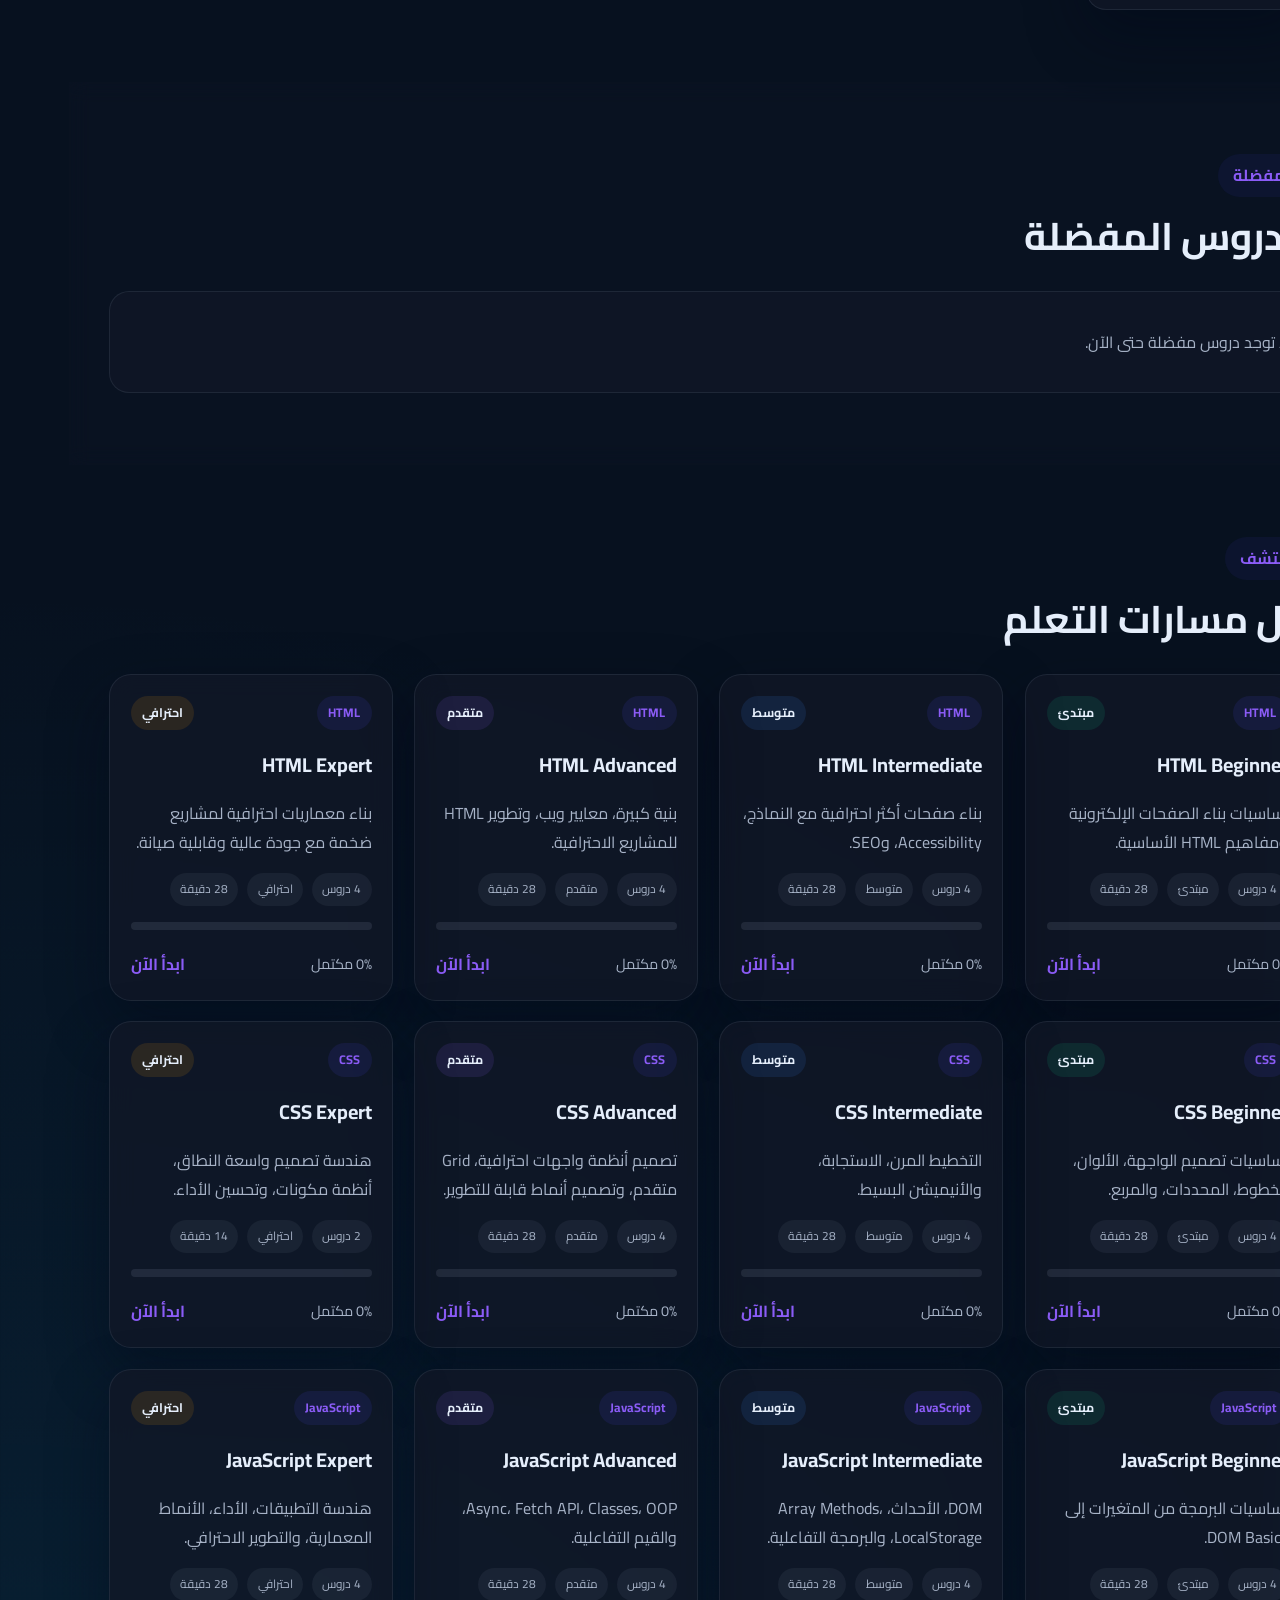
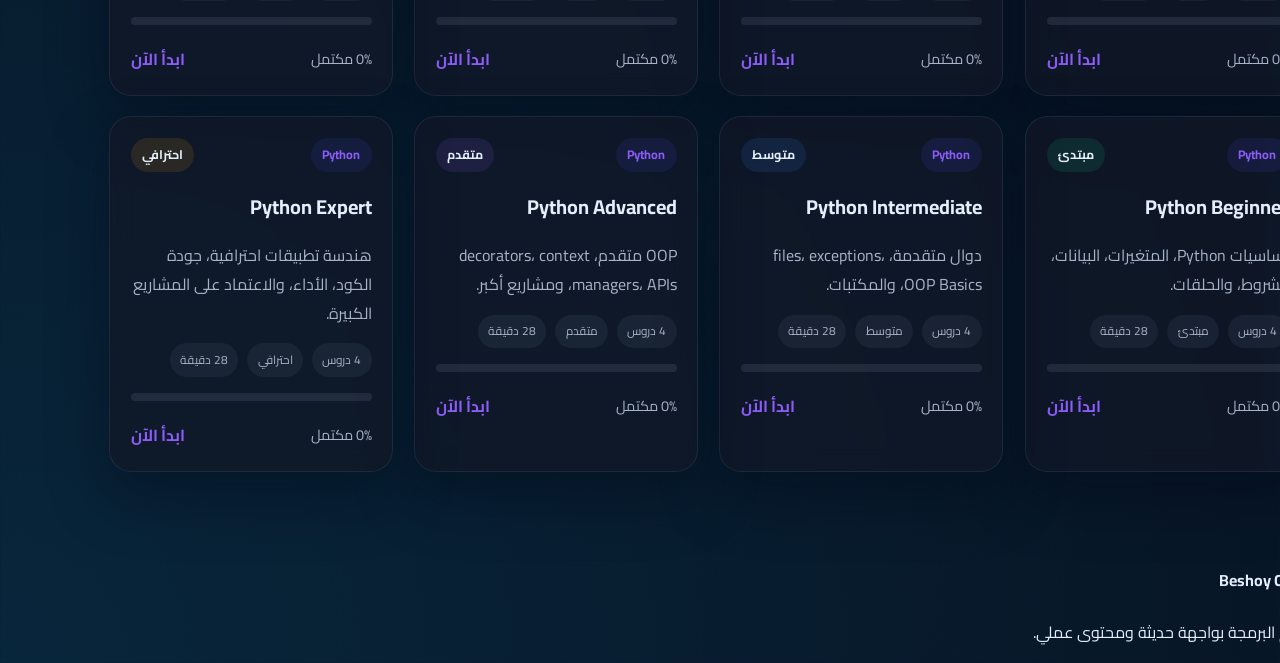
<file: learning.html>
<!DOCTYPE html>
<html lang="ar" dir="rtl">

<head>
    <meta charset="UTF-8" />
    <meta name="viewport" content="width=device-width, initial-scale=1.0" />
    <title>تعلم البرمجة | Beshoy Code</title>
    <link rel="preconnect" href="https://fonts.googleapis.com" />
    <link rel="preconnect" href="https://fonts.gstatic.com" crossorigin />
    <link href="https://fonts.googleapis.com/css2?family=Cairo:wght@400;500;600;700;800&display=swap"
        rel="stylesheet" />
    <link rel="stylesheet" href="./style.css" />
    <link rel="stylesheet" href="./components.css" />
    <link rel="stylesheet" href="./animations.css" />
    <link rel="stylesheet" href="./responsive.css" />
</head>

<body>
    <div class="page-shell">
        <header class="site-header">
            <nav class="navbar container">
                <a href="index.html" class="brand" aria-label="Beshoy Code">
                    <span class="brand-mark">BC</span>
                    <span>
                        <strong>Beshoy Code</strong>
                        <small>By Code | Beshoy Eshak</small>
                    </span>
                </a>
                <button class="nav-toggle" aria-label="فتح القائمة" aria-expanded="false">
                    <span></span><span></span><span></span>
                </button>
                <div class="nav-panel">
                    <ul class="nav-links">
                        <li><a href="index.html">الرئيسية</a></li>
                        <li><a href="learning.html" class="active">التعلم</a></li>
                        <li><a href="courses.html">الكورسات</a></li>
                        <li><a href="projects.html">المشاريع</a></li>
                        <li><a href="practice.html">التدريب</a></li>
                        <li><a href="search.html">بحث</a></li>
                        <li><a href="about.html">من نحن</a></li>
                        <li><a href="services.html">الخدمات</a></li>
                        <li><a href="contact.html">تواصل معنا</a></li>
                    </ul>
                    <div class="nav-tools">
                        <div class="search-mini">
                            <input id="global-search-input" type="search" placeholder="ابحث عن دورة أو درس..." />
                            <span>⌕</span>
                        </div>
                        <button id="theme-toggle" class="icon-btn" aria-label="تبديل الثيم">☀️</button>
                        <a href="#favorites" class="icon-btn" aria-label="المفضلة">☆</a>
                    </div>
                </div>
            </nav>
        </header>

        <main class="page-main learning-page">
            <section class="page-hero section">
                <div class="container">
                    <div class="hero-copy reveal">
                        <span class="eyebrow">منصة التعلم</span>
                        <h1>ابدأ رحلتك في عالم البرمجة</h1>
                        <p>تعلم البرمجة من الصفر حتى الاحتراف.</p>
                    </div>
                </div>
            </section>

            <section class="section">
                <div class="container">
                    <div class="toolbar reveal">
                        <div class="search-panel">
                            <input id="learning-search" type="search"
                                placeholder="ابحث عن دورة، درس، لغة، موضوع أو مشروع" />
                        </div>
                        <div class="filter-group" id="learning-filters">
                            <button class="filter-chip active" data-filter="all">الكل</button>
                            <button class="filter-chip" data-filter="Beginner">مبتدئ</button>
                            <button class="filter-chip" data-filter="Intermediate">متوسط</button>
                            <button class="filter-chip" data-filter="Advanced">متقدم</button>
                            <button class="filter-chip" data-filter="Expert">احترافي</button>
                        </div>
                    </div>
                </div>
            </section>

            <section class="section alt-bg">
                <div class="container">
                    <div class="section-heading reveal">
                        <span class="eyebrow">متابعة</span>
                        <h2>تابع التعلم</h2>
                    </div>
                    <div id="continue-learning" class="continue-panel"></div>
                </div>
            </section>

            <section class="section">
                <div class="container">
                    <div class="section-heading reveal">
                        <span class="eyebrow">موصى بها</span>
                        <h2>الكورسات الموصى بها</h2>
                    </div>
                    <div id="recommended-courses" class="cards-grid"></div>
                </div>
            </section>

            <section class="section alt-bg">
                <div class="container">
                    <div class="section-heading reveal">
                        <span class="eyebrow">الأحدث</span>
                        <h2>آخر الدروس</h2>
                    </div>
                    <div id="latest-lessons" class="lesson-list"></div>
                </div>
            </section>

            <section class="section">
                <div class="container">
                    <div class="section-heading reveal">
                        <span class="eyebrow">لوحة التحكم</span>
                        <h2>تعلّمي</h2>
                    </div>
                    <div id="dashboard" class="dashboard-grid"></div>
                </div>
            </section>

            <section class="section alt-bg" id="favorites">
                <div class="container">
                    <div class="section-heading reveal">
                        <span class="eyebrow">المفضلة</span>
                        <h2>الدروس المفضلة</h2>
                    </div>
                    <div id="favorite-lessons" class="lesson-list"></div>
                </div>
            </section>

            <section class="section">
                <div class="container">
                    <div class="section-heading reveal">
                        <span class="eyebrow">اكتشف</span>
                        <h2>كل مسارات التعلم</h2>
                    </div>
                    <div id="all-courses-grid" class="cards-grid"></div>
                </div>
            </section>
        </main>

        <footer class="site-footer">
            <div class="container footer-content">
                <div>
                    <h4>Beshoy Code</h4>
                    <p>تعلم البرمجة بواجهة حديثة ومحتوى عملي.</p>
                </div>
            </div>
        </footer>
    </div>

    <script src="./html.js"></script>
    <script src="./css.js"></script>
    <script src="./javascript.js"></script>
    <script src="./python.js"></script>
    <script src="./projects.js"></script>
    <script src="./challenges.js"></script>
    <script src="./storage.js"></script>
    <script src="./theme.js"></script>
    <script src="./progress.js"></script>
    <script src="./search.js"></script>
    <script src="./ui.js"></script>
    <script src="./app.js"></script>
</body>

</html>
</file>
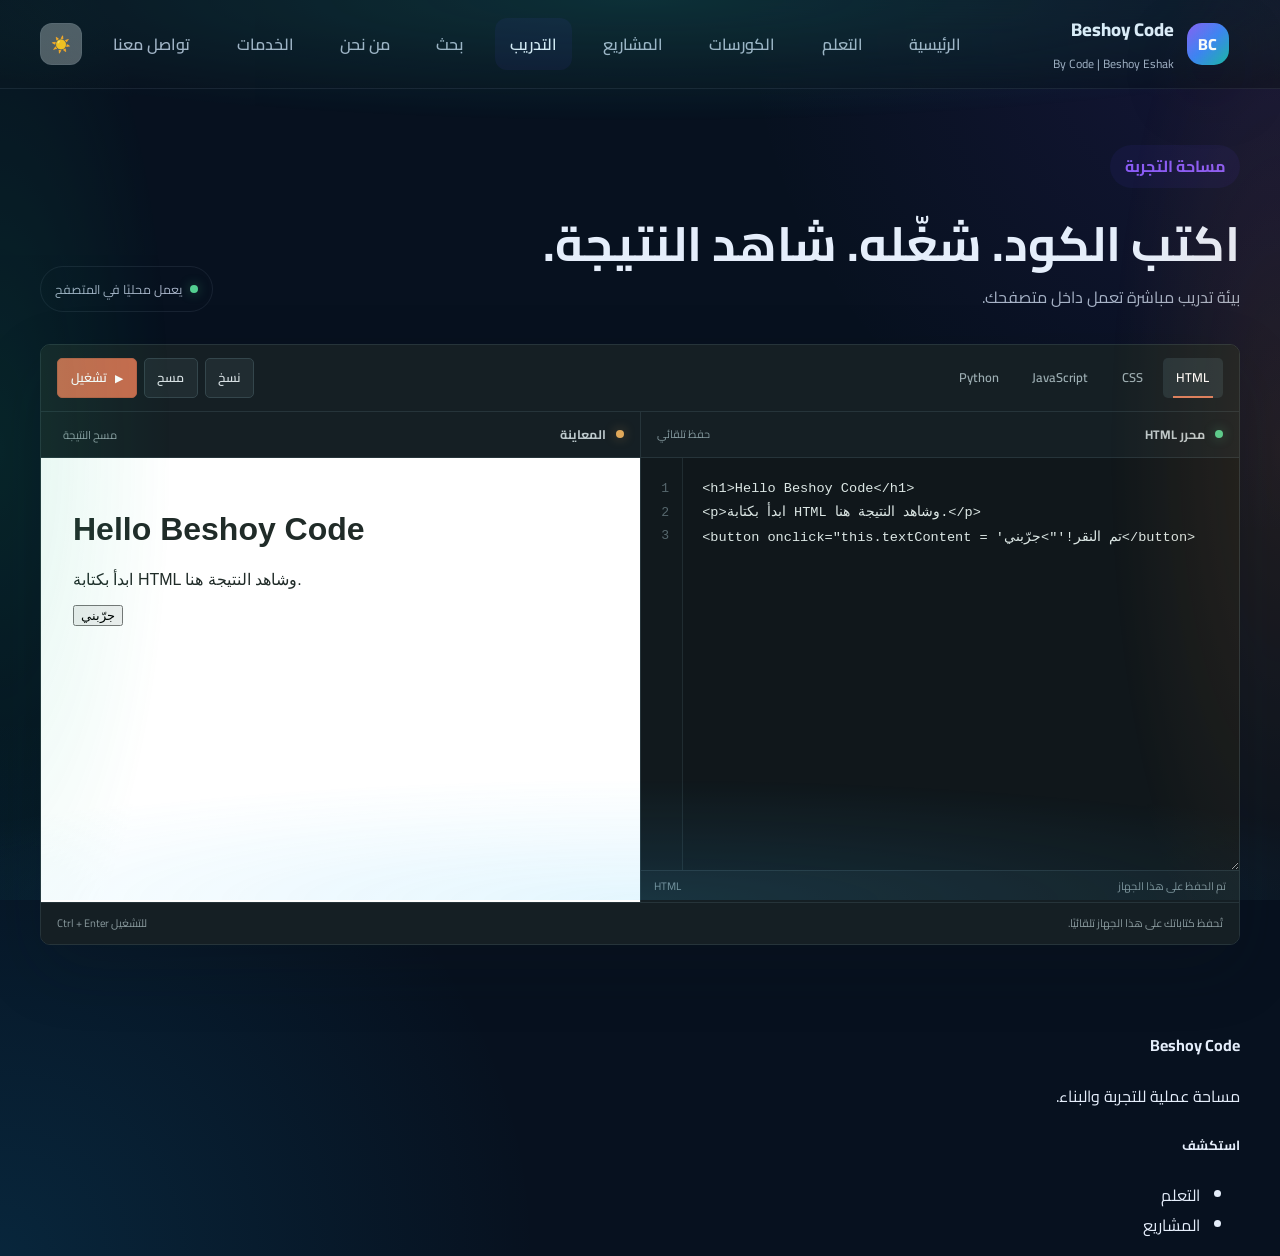
<file: practice.html>
<!DOCTYPE html>
<html lang="ar" dir="rtl">

<head>
    <meta charset="UTF-8" />
    <meta name="viewport" content="width=device-width, initial-scale=1.0" />
    <meta name="description" content="بيئة تدريب برمجية لتجربة HTML وCSS وJavaScript وPython مباشرة في المتصفح." />
    <title>التدريب | Beshoy Code</title>
    <link rel="preconnect" href="https://fonts.googleapis.com" />
    <link rel="preconnect" href="https://fonts.gstatic.com" crossorigin />
    <link href="https://fonts.googleapis.com/css2?family=Cairo:wght@400;500;600;700;800&display=swap"
        rel="stylesheet" />
    <link rel="stylesheet" href="./style.css" />
    <link rel="stylesheet" href="./components.css" />
    <link rel="stylesheet" href="./animations.css" />
    <link rel="stylesheet" href="./responsive.css" />
    <link rel="stylesheet" href="./practice.css" />
</head>

<body>
    <div class="page-shell">
        <header class="site-header">
            <nav class="navbar container">
                <a href="index.html" class="brand" aria-label="Beshoy Code">
                    <span class="brand-mark">BC</span>
                    <span><strong>Beshoy Code</strong><small>By Code | Beshoy Eshak</small></span>
                </a>
                <button class="nav-toggle" aria-label="فتح القائمة"
                    aria-expanded="false"><span></span><span></span><span></span></button>
                <div class="nav-panel">
                    <ul class="nav-links">
                        <li><a href="index.html">الرئيسية</a></li>
                        <li><a href="learning.html">التعلم</a></li>
                        <li><a href="courses.html">الكورسات</a></li>
                        <li><a href="projects.html">المشاريع</a></li>
                        <li><a href="practice.html" class="active">التدريب</a></li>
                        <li><a href="search.html">بحث</a></li>
                        <li><a href="about.html">من نحن</a></li>
                        <li><a href="services.html">الخدمات</a></li>
                        <li><a href="contact.html">تواصل معنا</a></li>
                    </ul>
                    <div class="nav-tools"><button id="theme-toggle" class="icon-btn"
                            aria-label="تبديل المظهر">☀️</button></div>
                </div>
            </nav>
        </header>

        <main class="page-main practice-page container">
            <section class="practice-heading">
                <div><span class="eyebrow">مساحة التجربة</span>
                    <h1>اكتب الكود. شغّله. شاهد النتيجة.</h1>
                    <p>بيئة تدريب مباشرة تعمل داخل متصفحك.</p>
                </div>
                <span class="local-badge"><i></i> يعمل محليًا في المتصفح</span>
            </section>

            <section class="practice-workbench" aria-label="محرر التدريب">
                <div class="practice-toolbar">
                    <div class="language-tabs" role="tablist" aria-label="اختر لغة البرمجة">
                        <button class="language-tab active" type="button" role="tab" aria-selected="true"
                            data-language="html">HTML</button>
                        <button class="language-tab" type="button" role="tab" aria-selected="false"
                            data-language="css">CSS</button>
                        <button class="language-tab" type="button" role="tab" aria-selected="false"
                            data-language="javascript">JavaScript</button>
                        <button class="language-tab" type="button" role="tab" aria-selected="false"
                            data-language="python">Python</button>
                    </div>
                    <div class="editor-actions">
                        <button type="button" class="practice-button secondary" data-action="copy">نسخ</button>
                        <button type="button" class="practice-button secondary" data-action="clear">مسح</button>
                        <button type="button" class="practice-button run-button" data-action="run"><span>▶</span>
                            تشغيل</button>
                    </div>
                </div>

                <div class="practice-grid">
                    <section class="editor-panel" aria-label="محرر الأكواد">
                        <div class="panel-title"><span class="panel-dot"></span><span data-editor-title>محرر
                                HTML</span><span class="autosave-label">حفظ تلقائي</span></div>
                        <div class="code-editor-wrap"><span class="line-gutter" aria-hidden="true">1</span><textarea
                                id="practice-code" aria-label="اكتب الكود هنا" spellcheck="false" autocapitalize="off"
                                autocomplete="off" autocorrect="off"></textarea></div>
                        <div class="editor-status"><span data-editor-status>جاهز للتشغيل</span><span
                                data-language-status>HTML</span></div>
                    </section>

                    <section class="output-panel" aria-label="نتيجة التشغيل">
                        <div class="panel-title"><span class="panel-dot output-dot"></span><span
                                data-output-title>المعاينة</span><button type="button" class="output-clear"
                                data-action="clear-output" aria-label="مسح النتيجة">مسح النتيجة</button></div>
                        <div class="output-content" data-output-content>
                            <iframe id="practice-preview" title="معاينة HTML" sandbox="allow-scripts"></iframe>
                            <div id="practice-console" class="practice-console" hidden></div>
                            <div id="practice-python-output" class="practice-python-output" hidden><span
                                    class="output-placeholder">ستظهر نتيجة Python هنا.</span></div>
                        </div>
                    </section>
                </div>
                <div class="workbench-foot"><span>تُحفظ كتاباتك على هذا الجهاز تلقائيًا.</span><span
                        class="keyboard-hint">Ctrl + Enter للتشغيل</span></div>
            </section>
        </main>

        <footer class="site-footer">
            <div class="container footer-content">
                <div>
                    <h4>Beshoy Code</h4>
                    <p>مساحة عملية للتجربة والبناء.</p>
                </div>
                <div>
                    <h5>استكشف</h5>
                    <ul>
                        <li><a href="learning.html">التعلم</a></li>
                        <li><a href="projects.html">المشاريع</a></li>
                    </ul>
                </div>
            </div>
        </footer>
    </div>
    <script src="./storage.js"></script>
    <script src="./theme.js"></script>
    <script src="./ui.js"></script>
    <script src="./practice.js"></script>
    <script src="./app.js"></script>
</body>

</html>
</file>
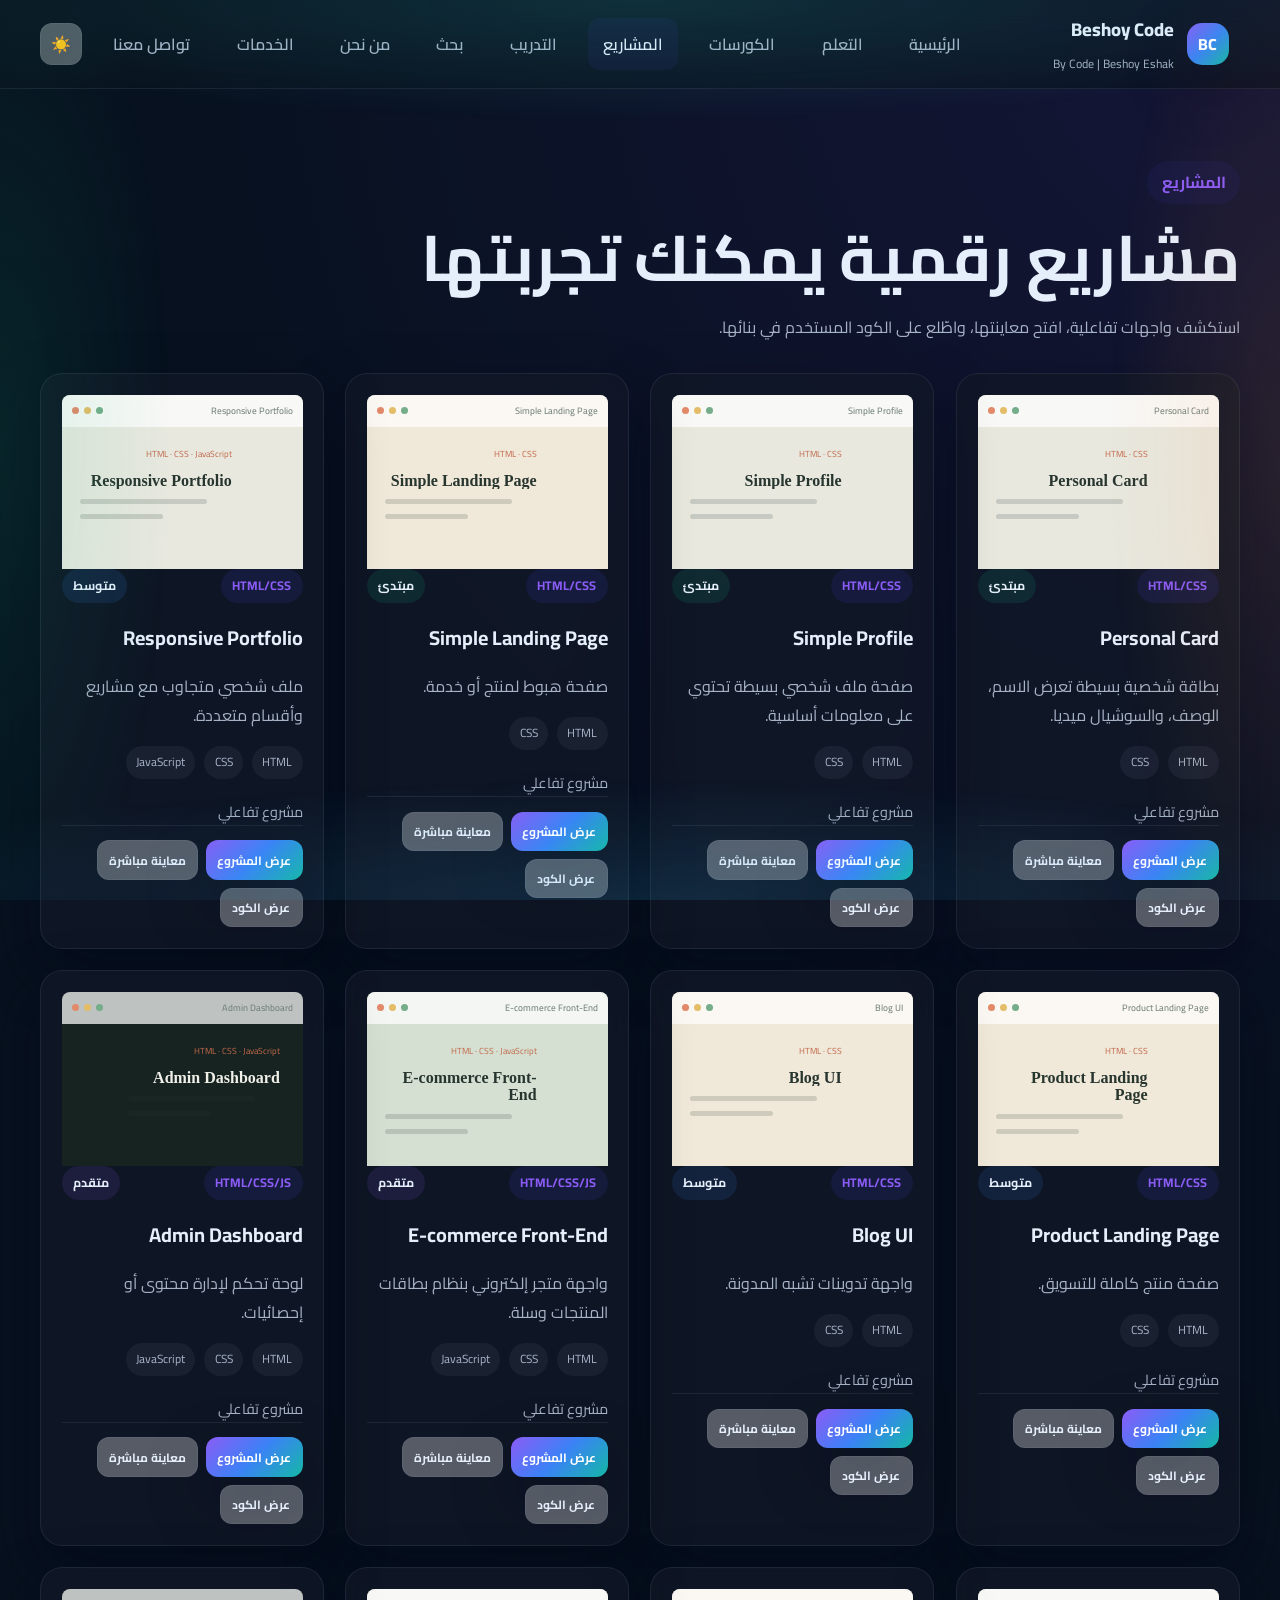
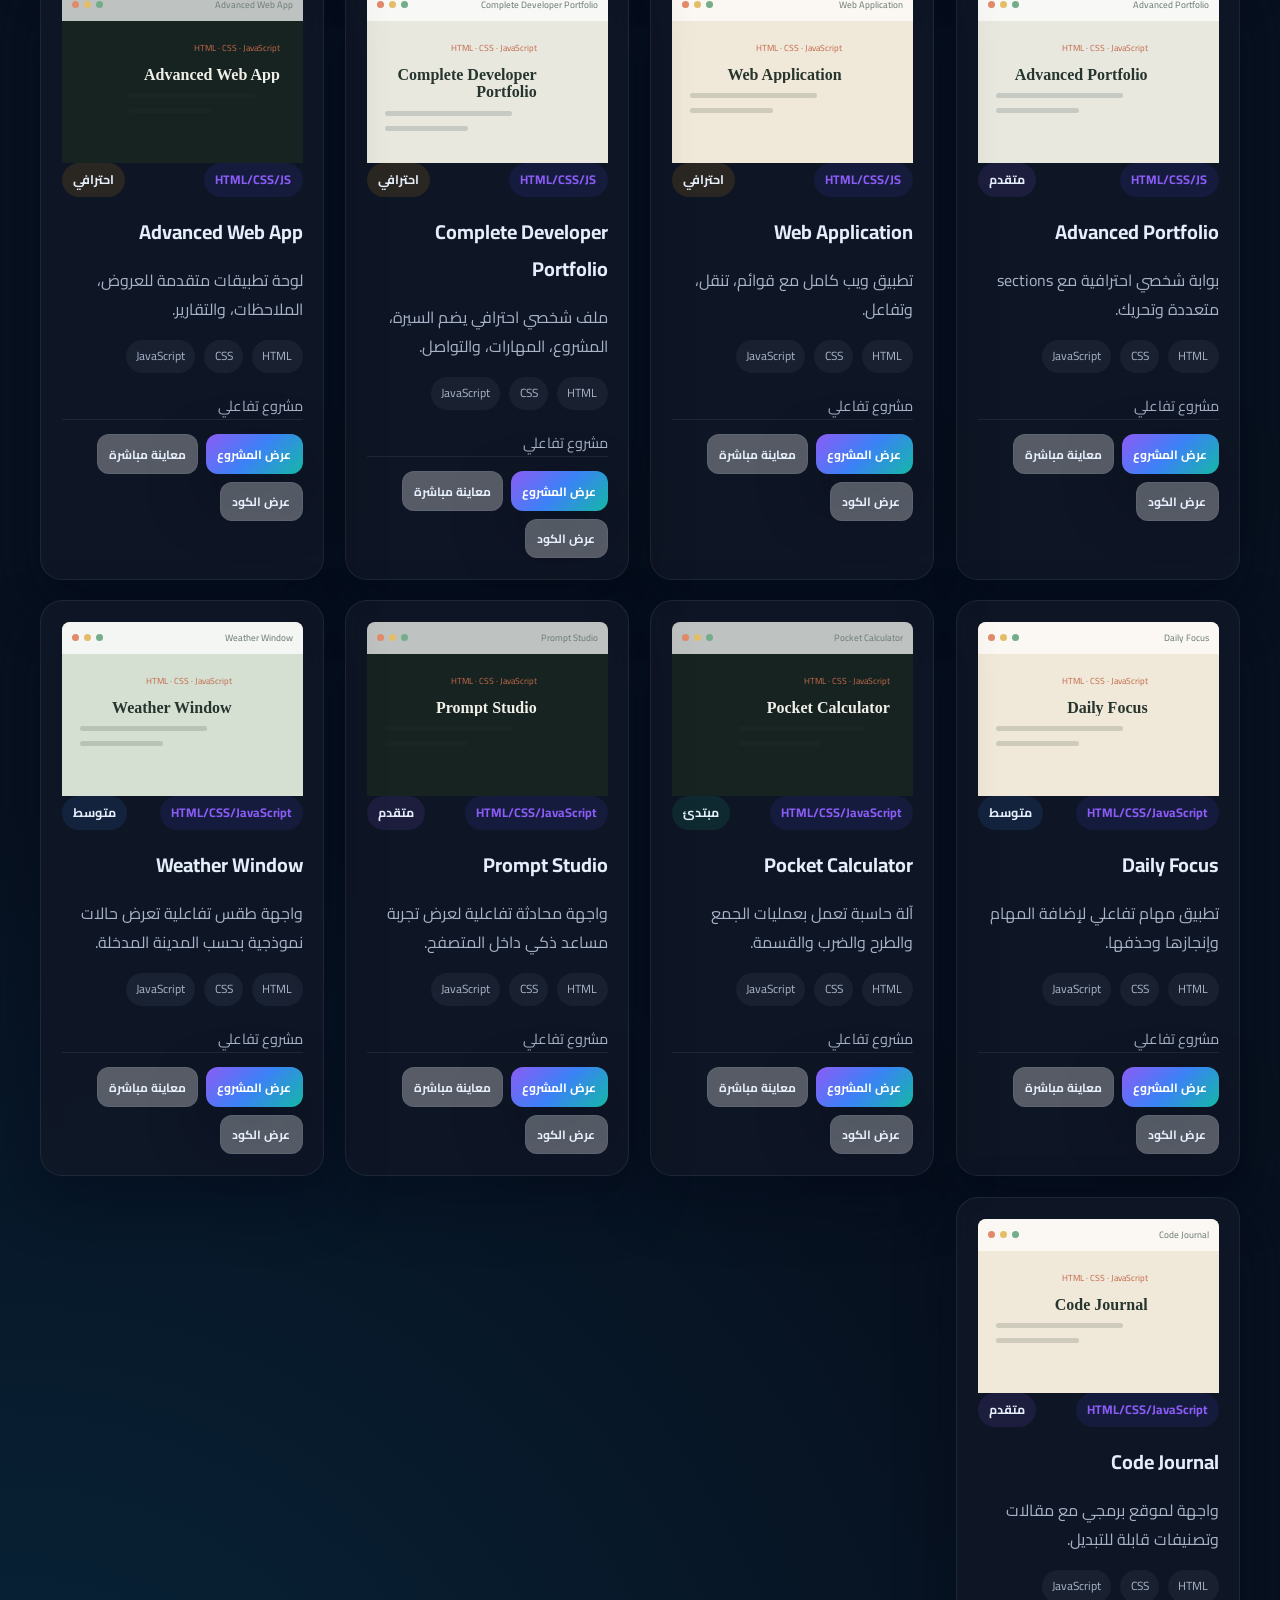
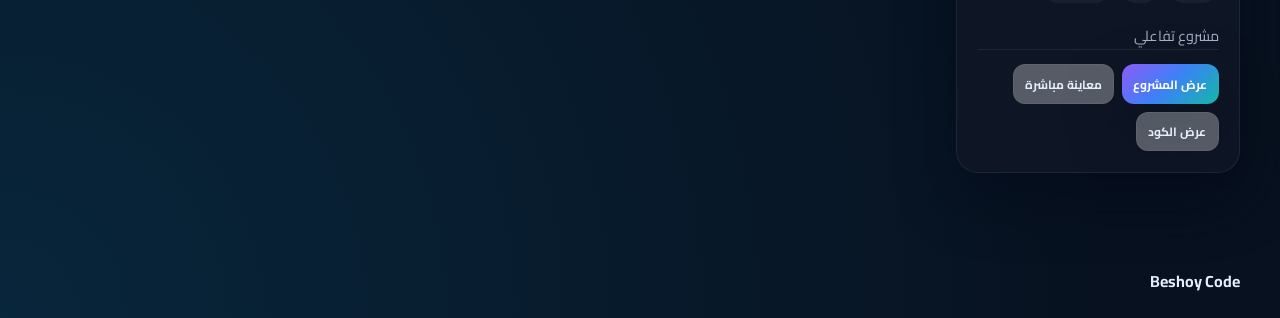
<file: projects.html>
<!DOCTYPE html>
<html lang="ar" dir="rtl">

<head>
    <meta charset="UTF-8" />
    <meta name="viewport" content="width=device-width, initial-scale=1.0" />
    <title>المشاريع | Beshoy Code</title>
    <link rel="preconnect" href="https://fonts.googleapis.com" />
    <link rel="preconnect" href="https://fonts.gstatic.com" crossorigin />
    <link href="https://fonts.googleapis.com/css2?family=Cairo:wght@400;500;600;700;800&display=swap"
        rel="stylesheet" />
    <link rel="stylesheet" href="./style.css" />
    <link rel="stylesheet" href="./components.css" />
    <link rel="stylesheet" href="./animations.css" />
    <link rel="stylesheet" href="./responsive.css" />
</head>

<body>
    <div class="page-shell">
        <header class="site-header">
            <nav class="navbar container">
                <a href="index.html" class="brand" aria-label="Beshoy Code">
                    <span class="brand-mark">BC</span>
                    <span>
                        <strong>Beshoy Code</strong>
                        <small>By Code | Beshoy Eshak</small>
                    </span>
                </a>
                <button class="nav-toggle" aria-label="فتح القائمة" aria-expanded="false">
                    <span></span><span></span><span></span>
                </button>
                <div class="nav-panel">
                    <ul class="nav-links">
                        <li><a href="index.html">الرئيسية</a></li>
                        <li><a href="learning.html">التعلم</a></li>
                        <li><a href="courses.html">الكورسات</a></li>
                        <li><a href="projects.html" class="active">المشاريع</a></li>
                        <li><a href="practice.html">التدريب</a></li>
                        <li><a href="search.html">بحث</a></li>
                        <li><a href="about.html">من نحن</a></li>
                        <li><a href="services.html">الخدمات</a></li>
                        <li><a href="contact.html">تواصل معنا</a></li>
                    </ul>
                    <div class="nav-tools">
                        <button id="theme-toggle" class="icon-btn" aria-label="تبديل الثيم">☀️</button>
                    </div>
                </div>
            </nav>
        </header>

        <main class="page-main">
            <section class="section">
                <div class="container">
                    <div class="section-heading reveal">
                        <span class="eyebrow">المشاريع</span>
                        <h1>مشاريع رقمية يمكنك تجربتها</h1>
                        <p>استكشف واجهات تفاعلية، افتح معاينتها، واطّلع على الكود المستخدم في بنائها.</p>
                    </div>
                    <div id="project-list" class="cards-grid"></div>
                </div>
            </section>
        </main>

        <dialog class="project-dialog" id="project-dialog" aria-labelledby="project-dialog-title">
            <div class="project-dialog-head">
                <div><span class="eyebrow">معاينة تفاعلية</span>
                    <h2 id="project-dialog-title"></h2>
                </div>
                <button class="icon-btn" type="button" data-close-project aria-label="إغلاق">×</button>
            </div>
            <div class="project-dialog-tabs" role="tablist" aria-label="محتوى المشروع">
                <button type="button" class="active" data-project-tab="preview">المعاينة</button>
                <button type="button" data-project-tab="code">الكود</button>
                <button type="button" class="project-copy" data-copy-project>نسخ الكود</button>
            </div>
            <div class="project-dialog-view" data-project-view="preview"><iframe id="project-demo-frame"
                    title="معاينة المشروع" sandbox="allow-scripts"></iframe></div>
            <div class="project-dialog-view" data-project-view="code" hidden>
                <pre><code id="project-source"></code></pre>
            </div>
        </dialog>

        <footer class="site-footer">
            <div class="container footer-content">
                <div>
                    <h4>Beshoy Code</h4>
                </div>
            </div>
        </footer>
    </div>

    <script src="./projects.js"></script>
    <script src="./project-demos.js"></script>
    <script src="./storage.js"></script>
    <script src="./theme.js"></script>
    <script src="./ui.js"></script>
    <script src="./app.js"></script>
</body>

</html>
</file>
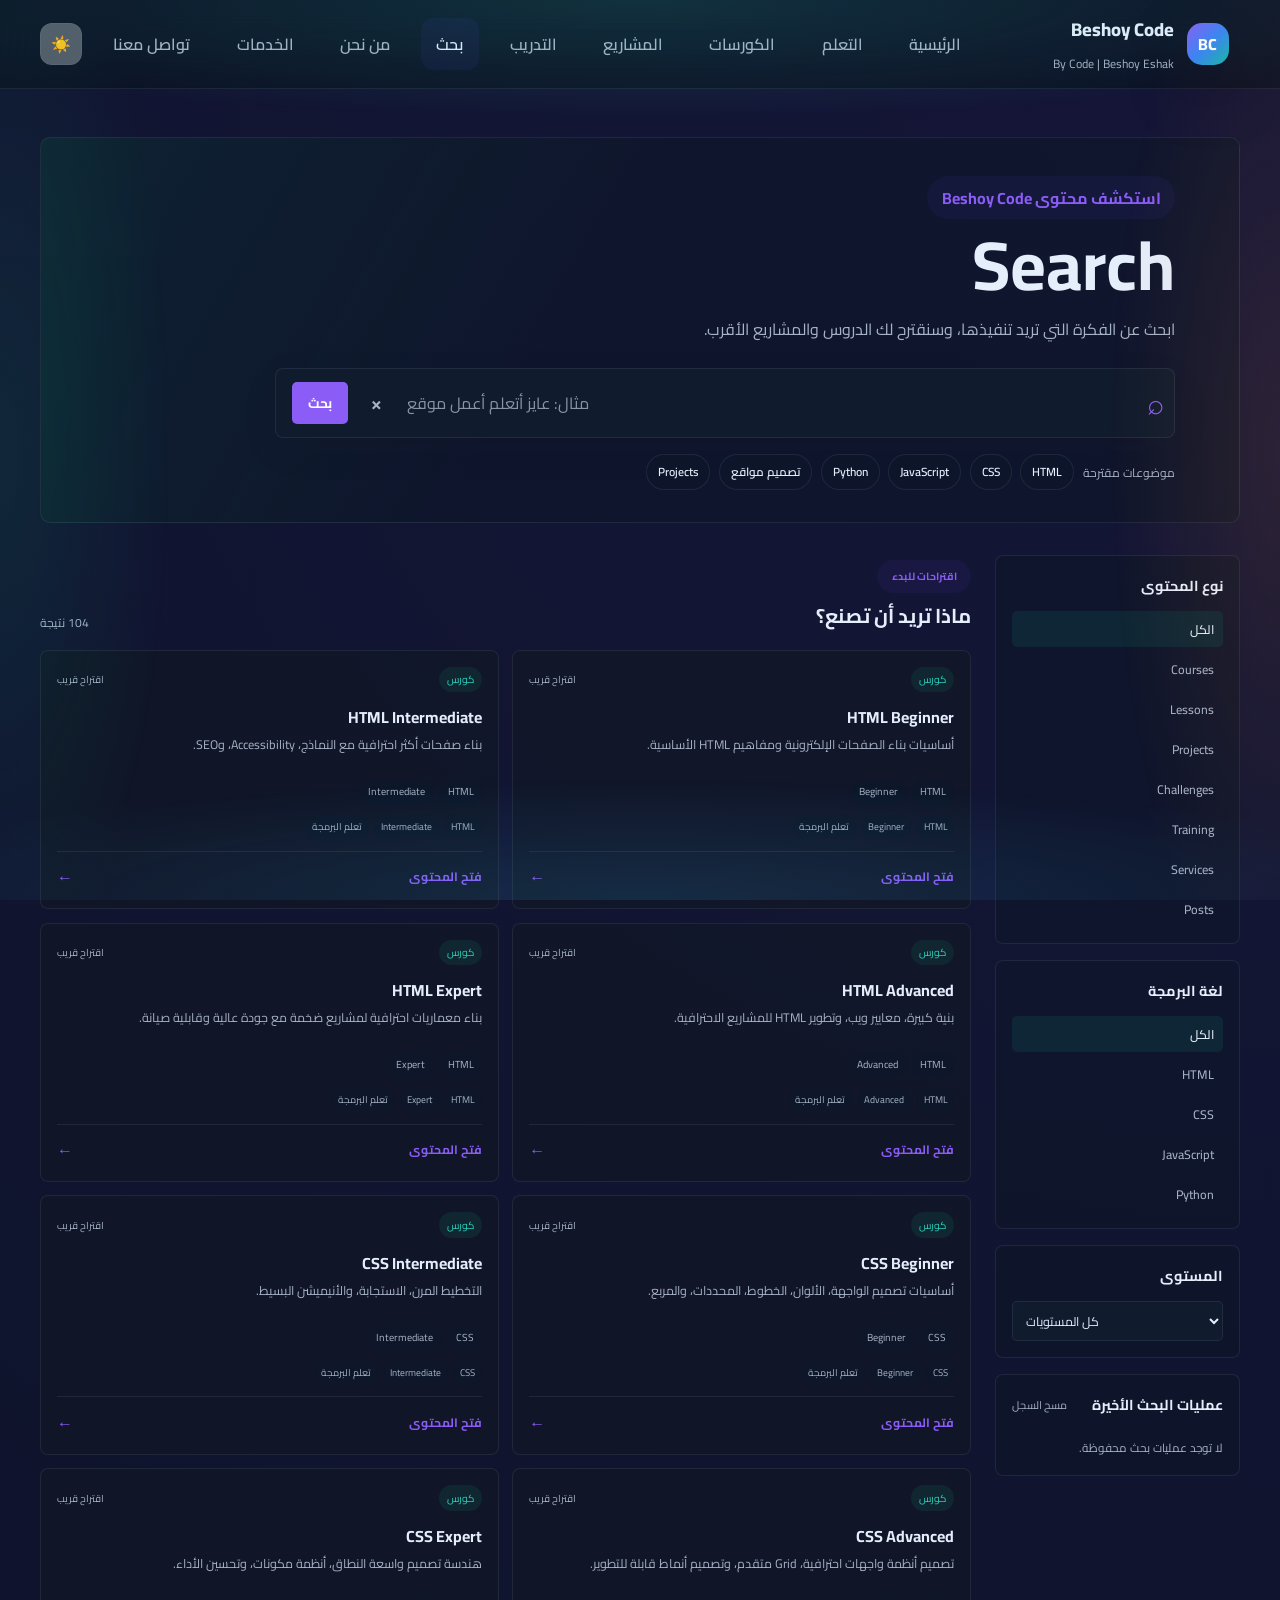
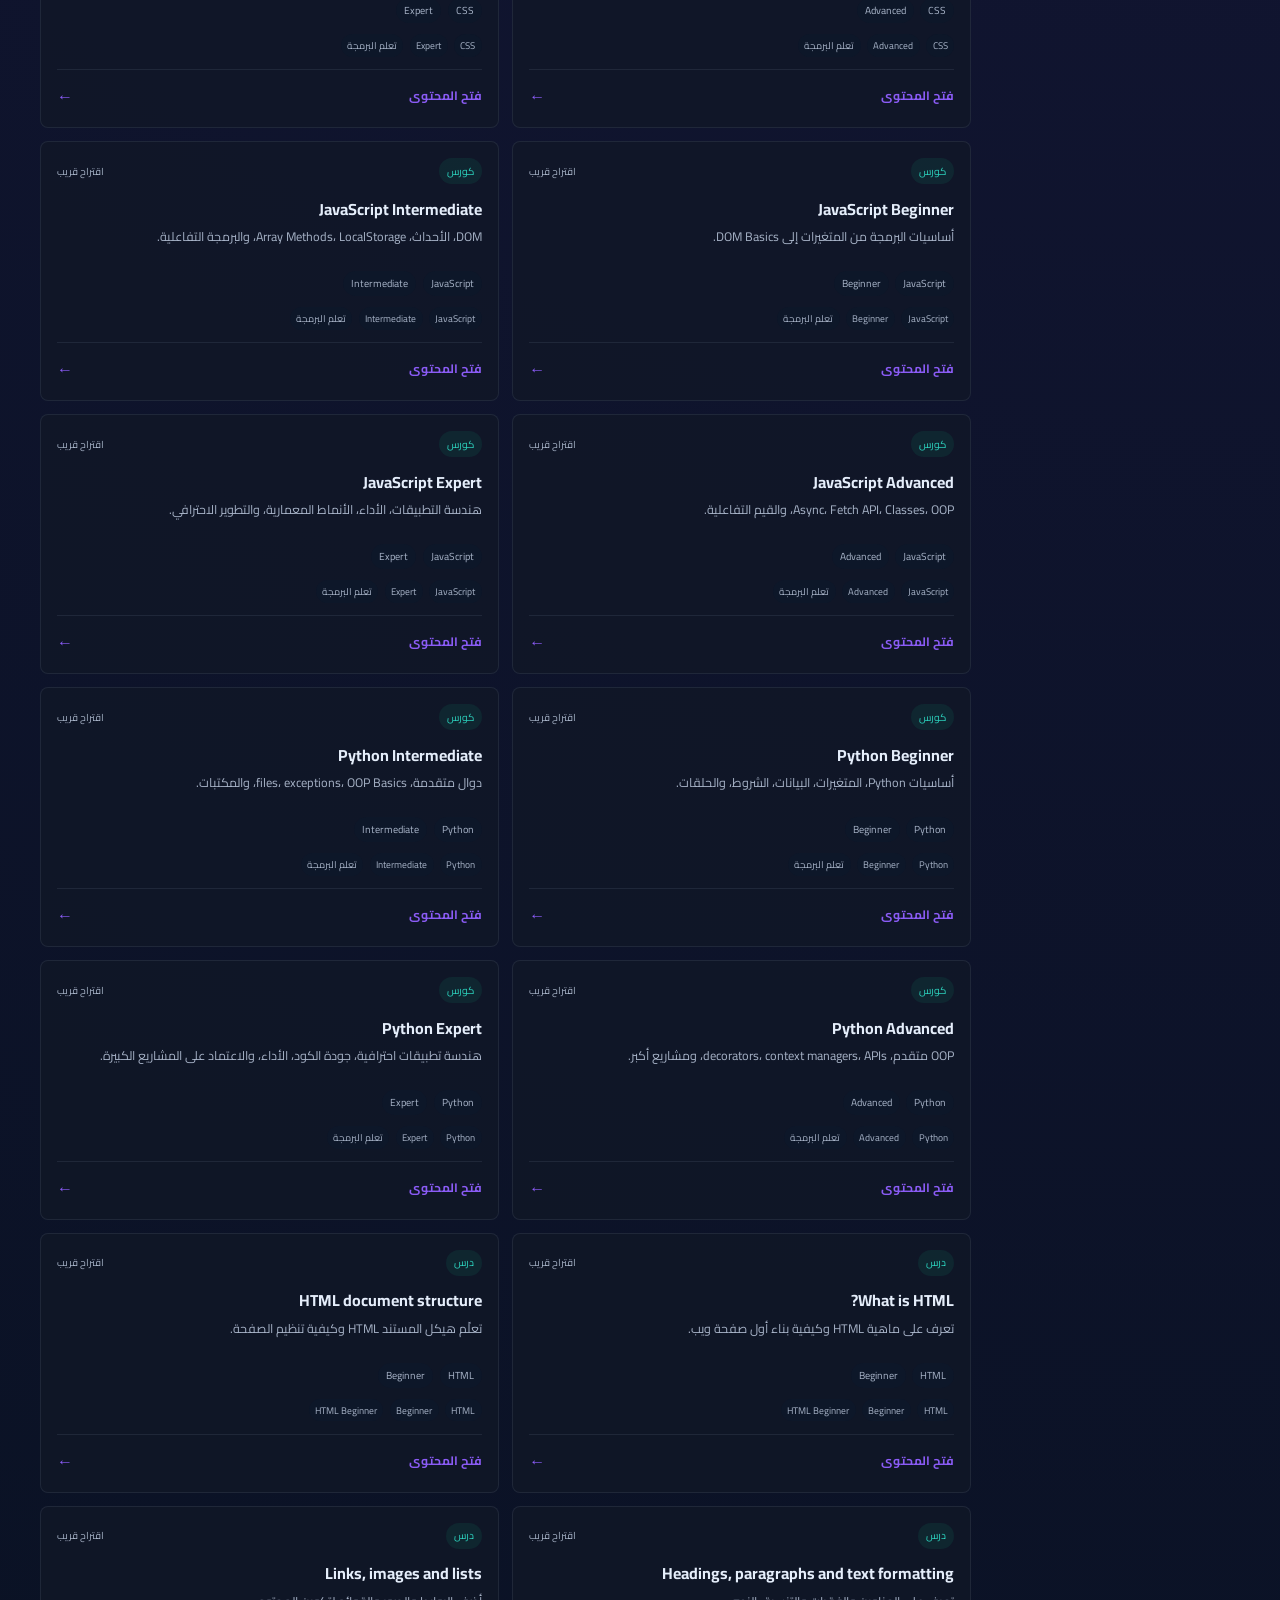
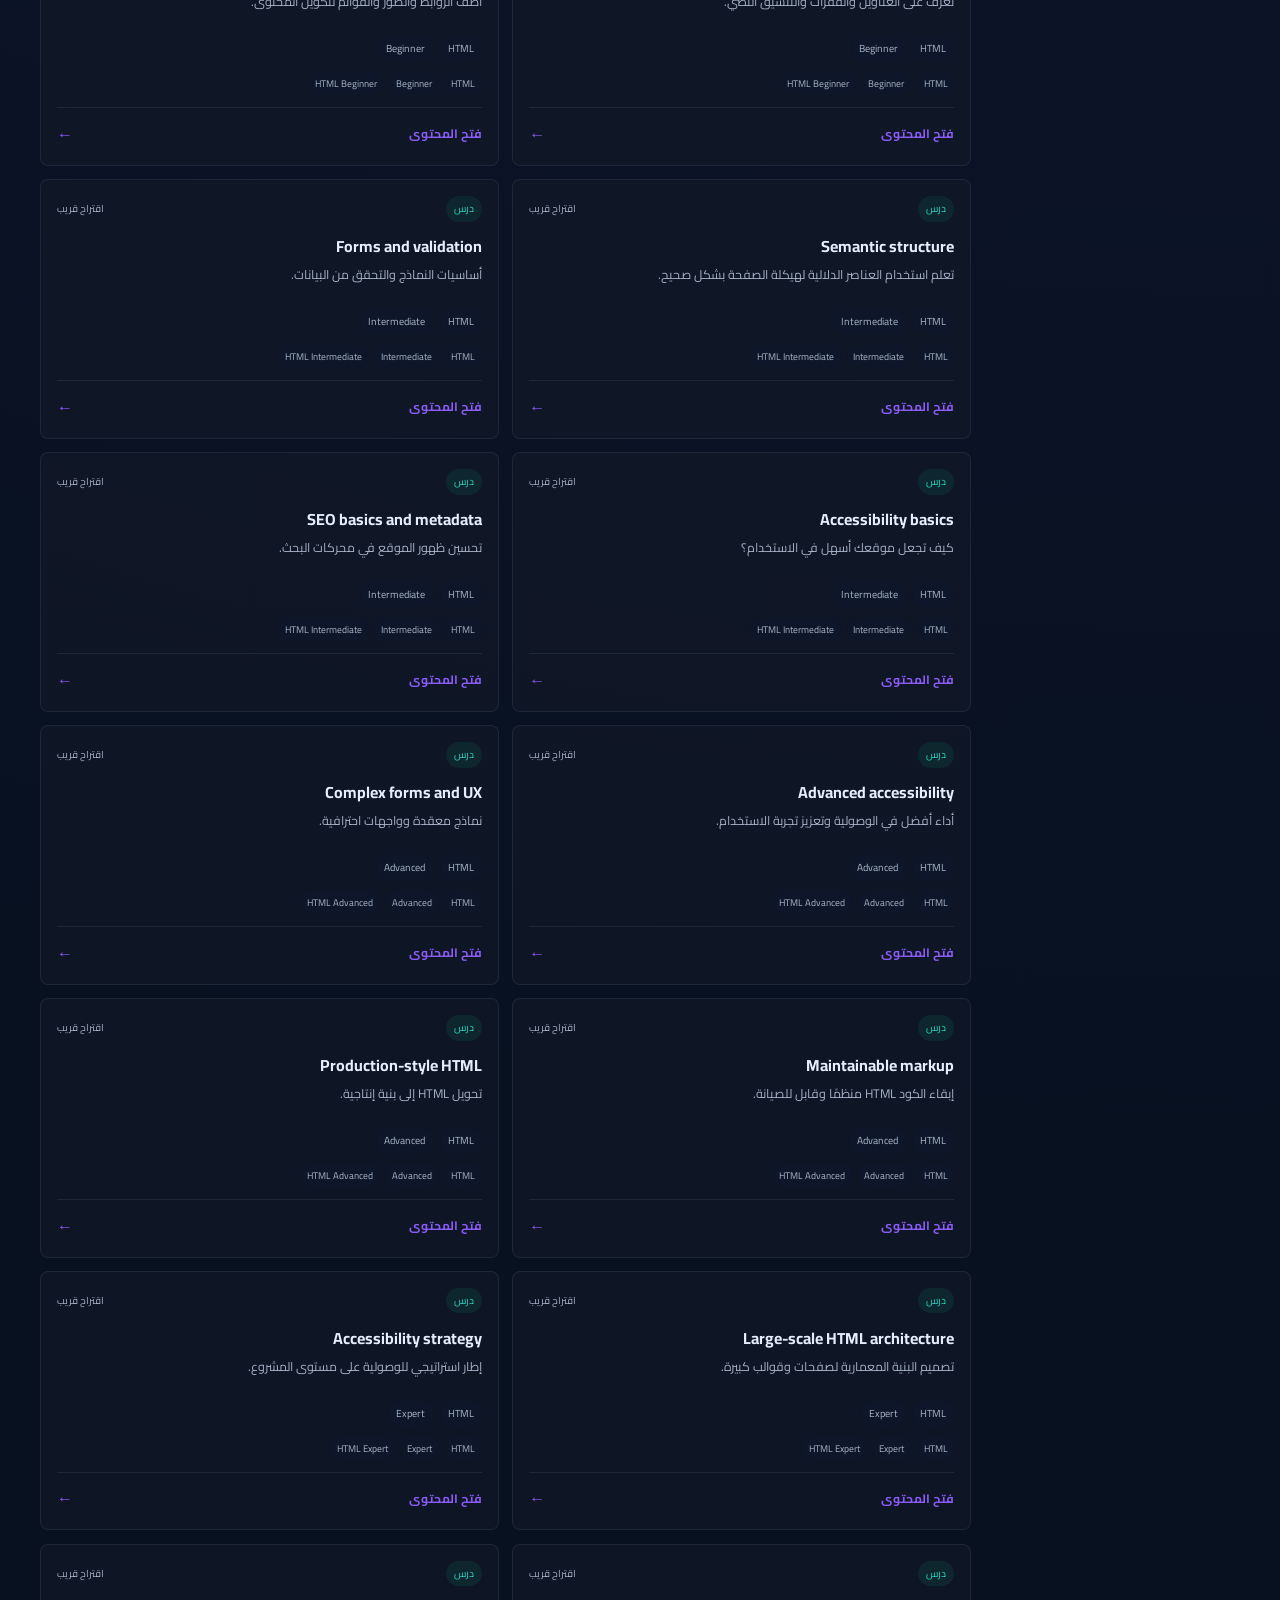
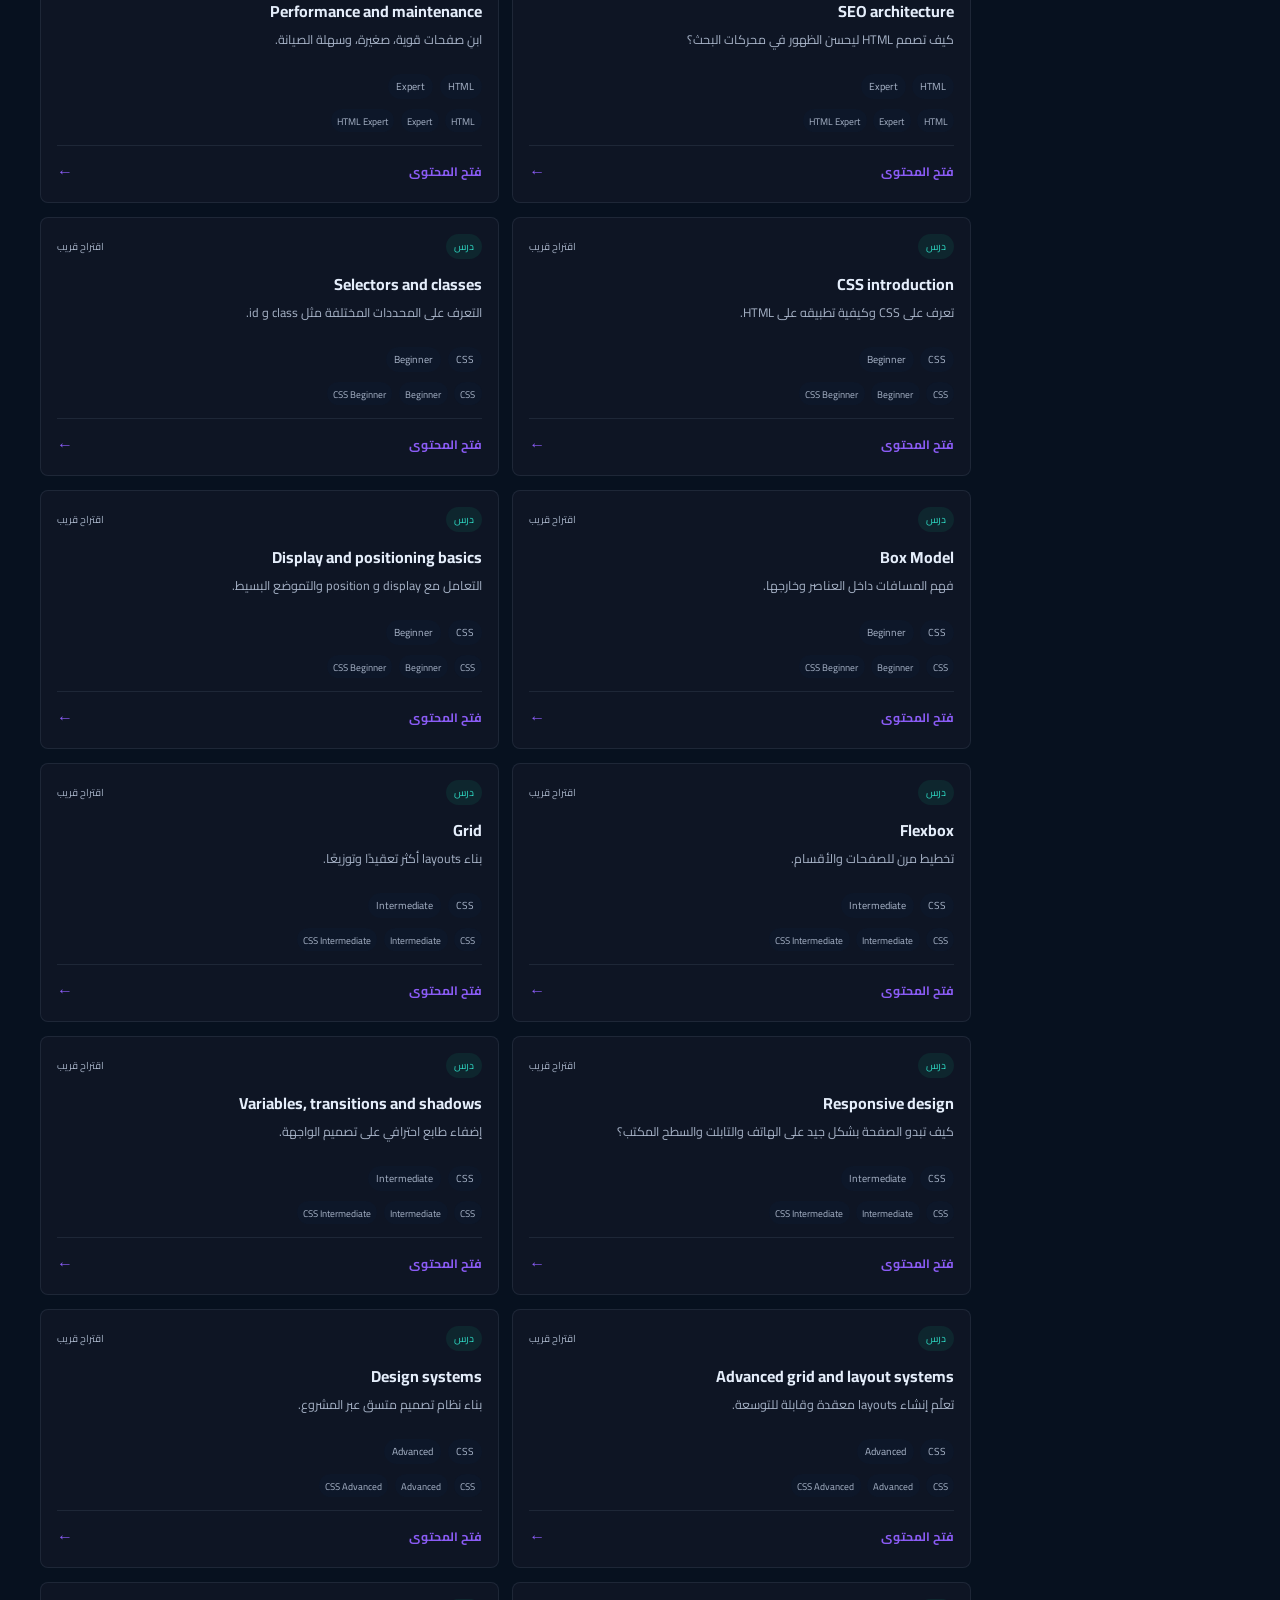
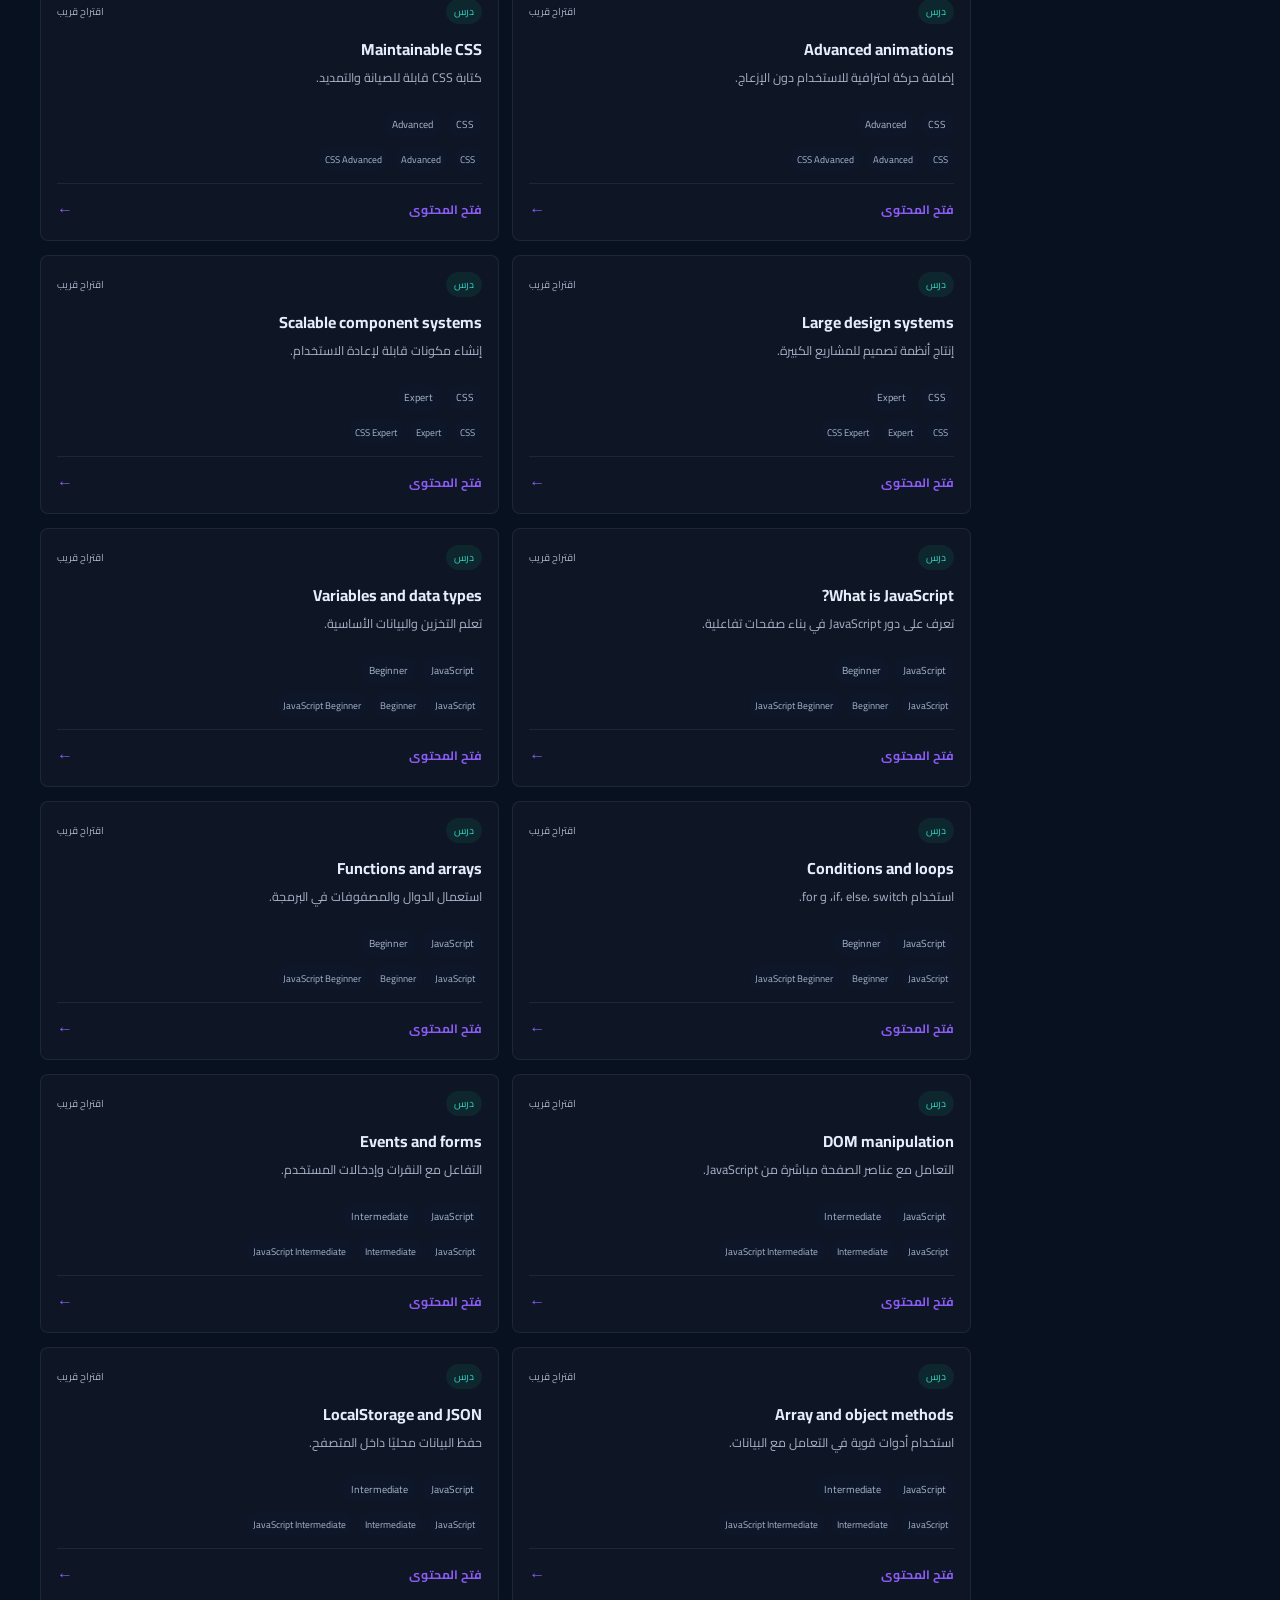
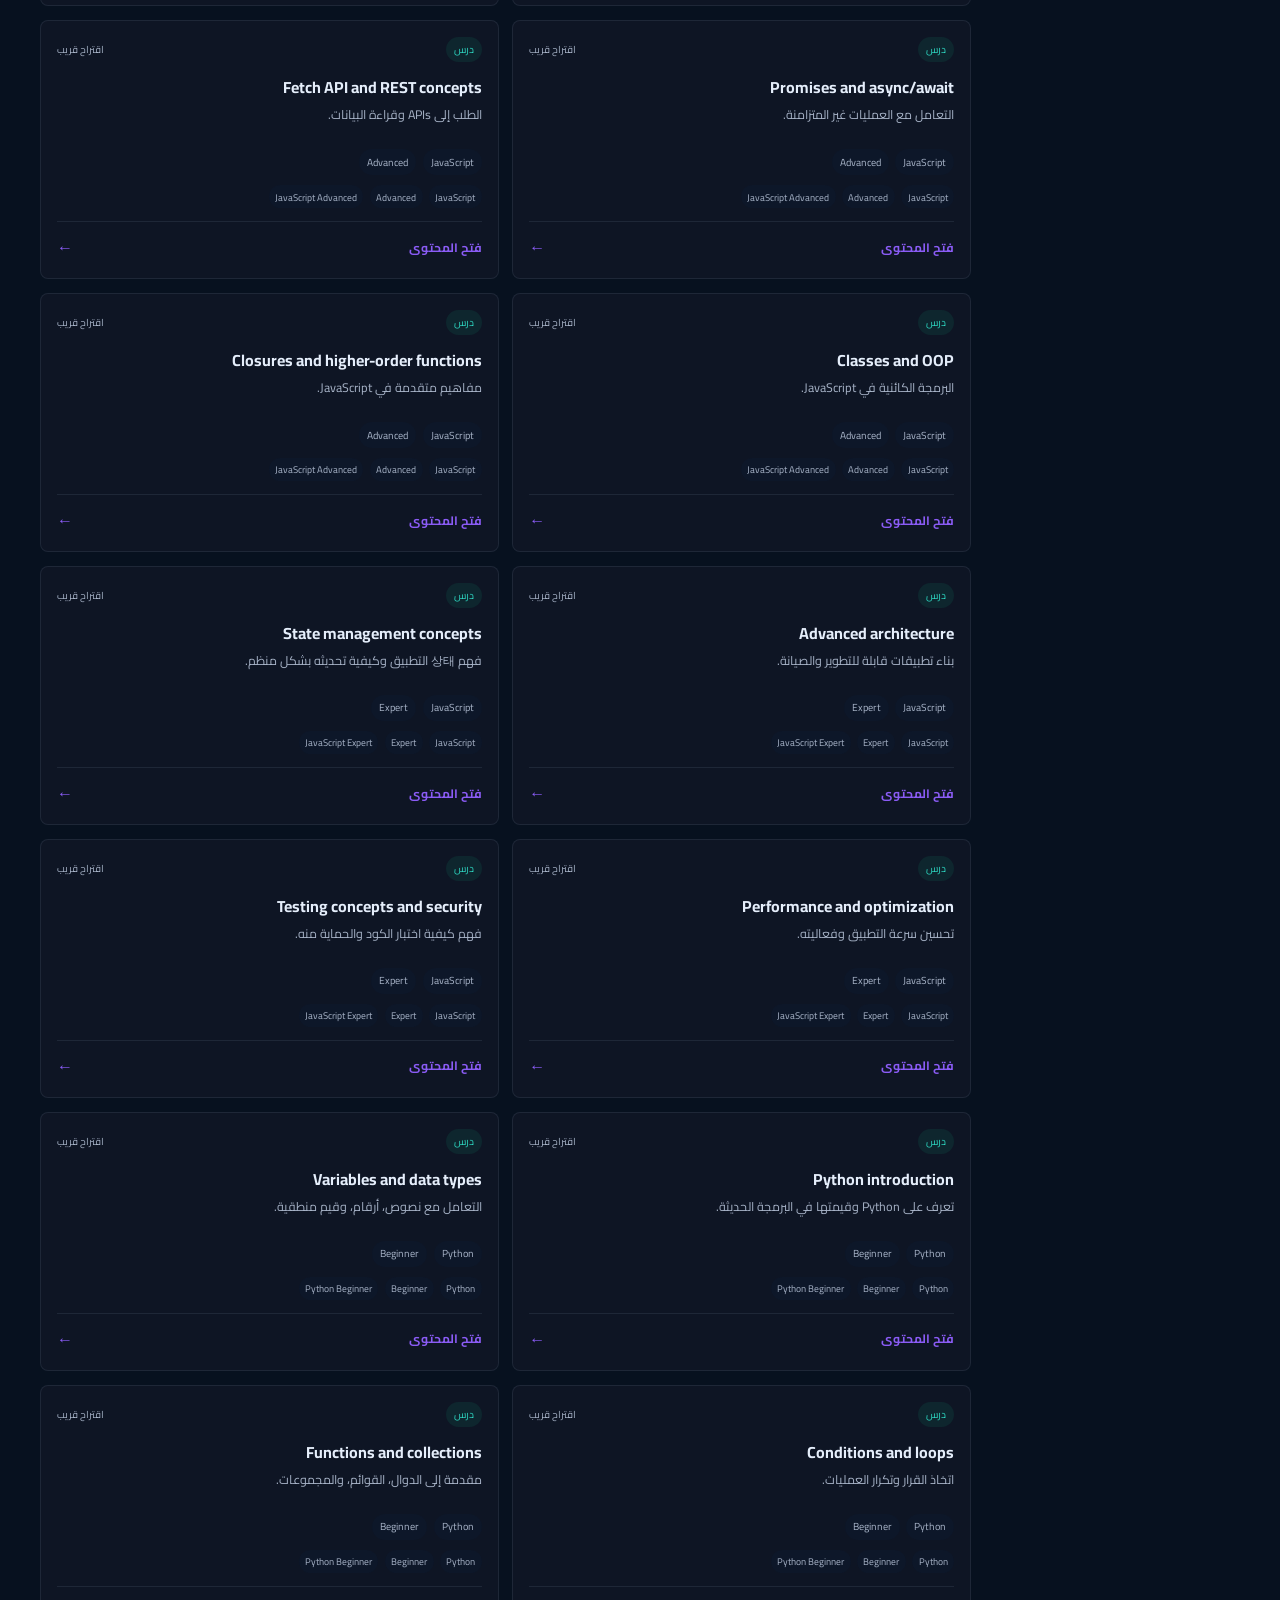
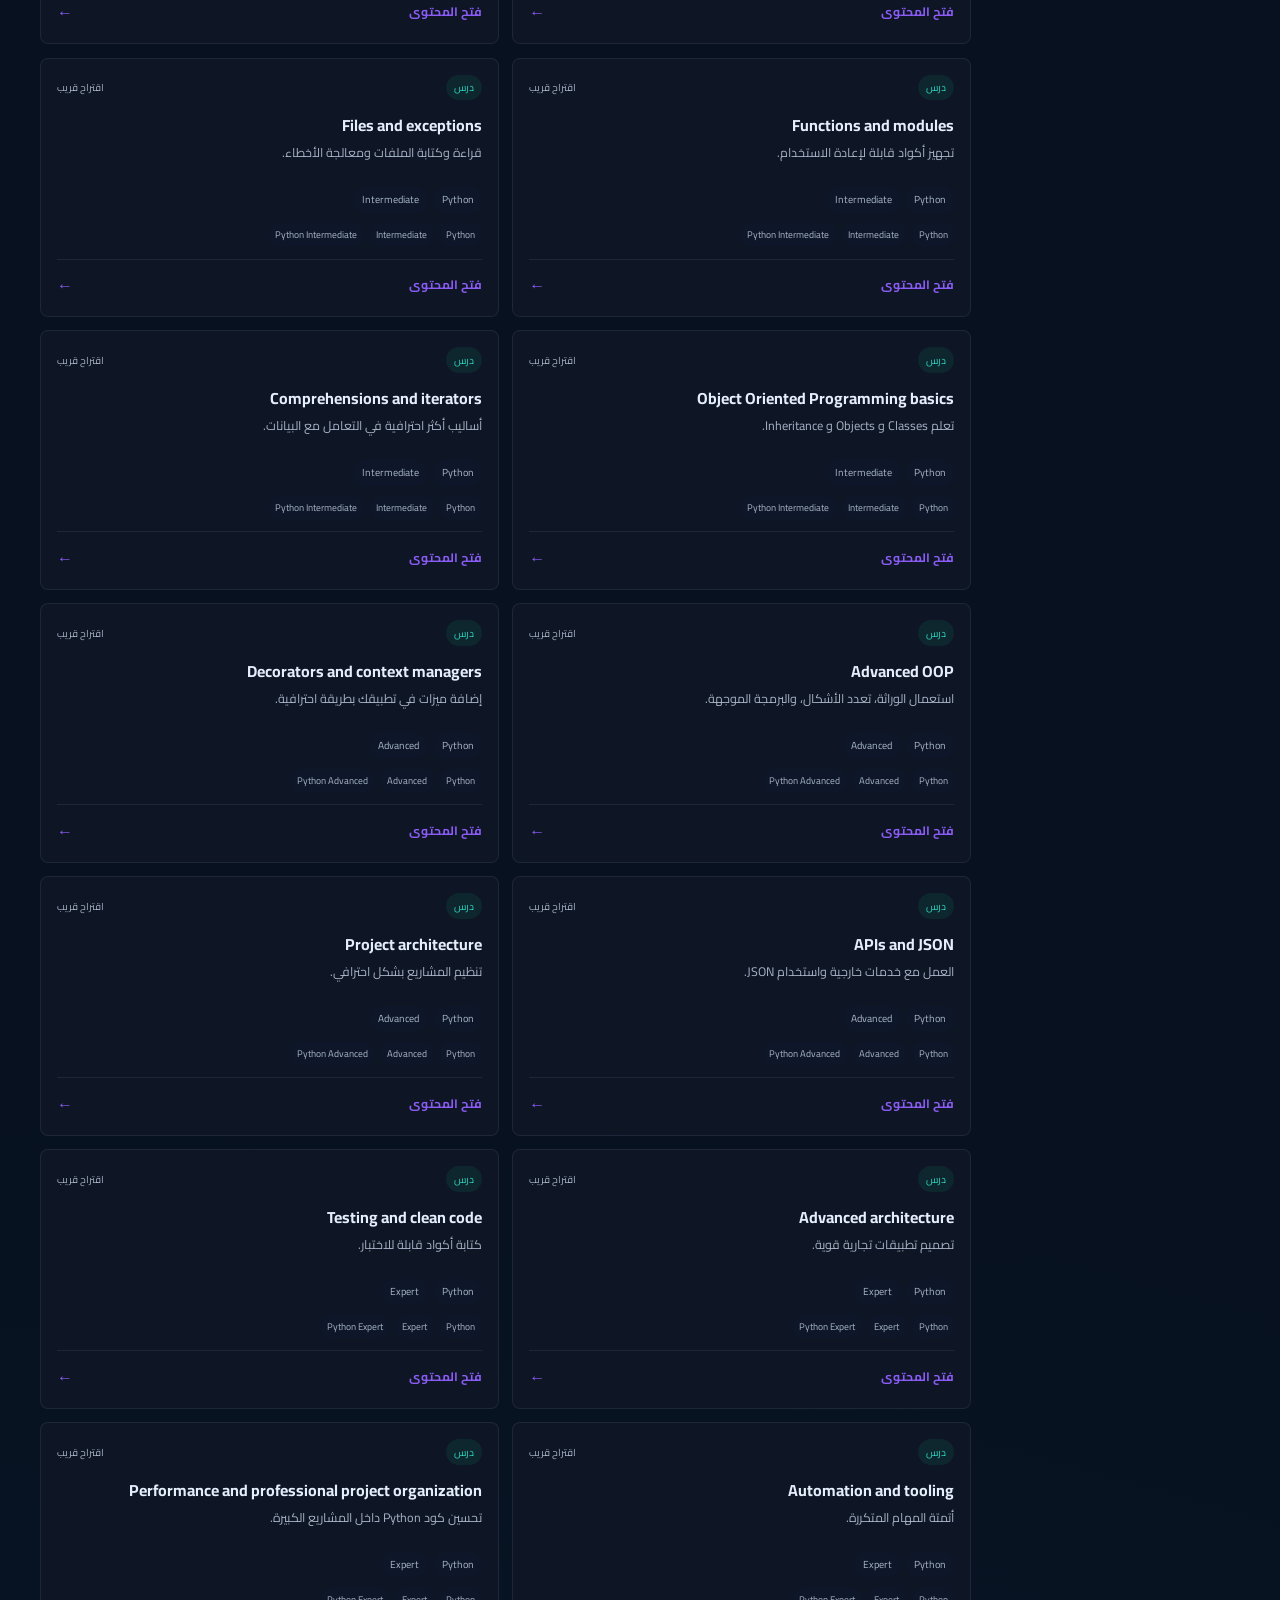
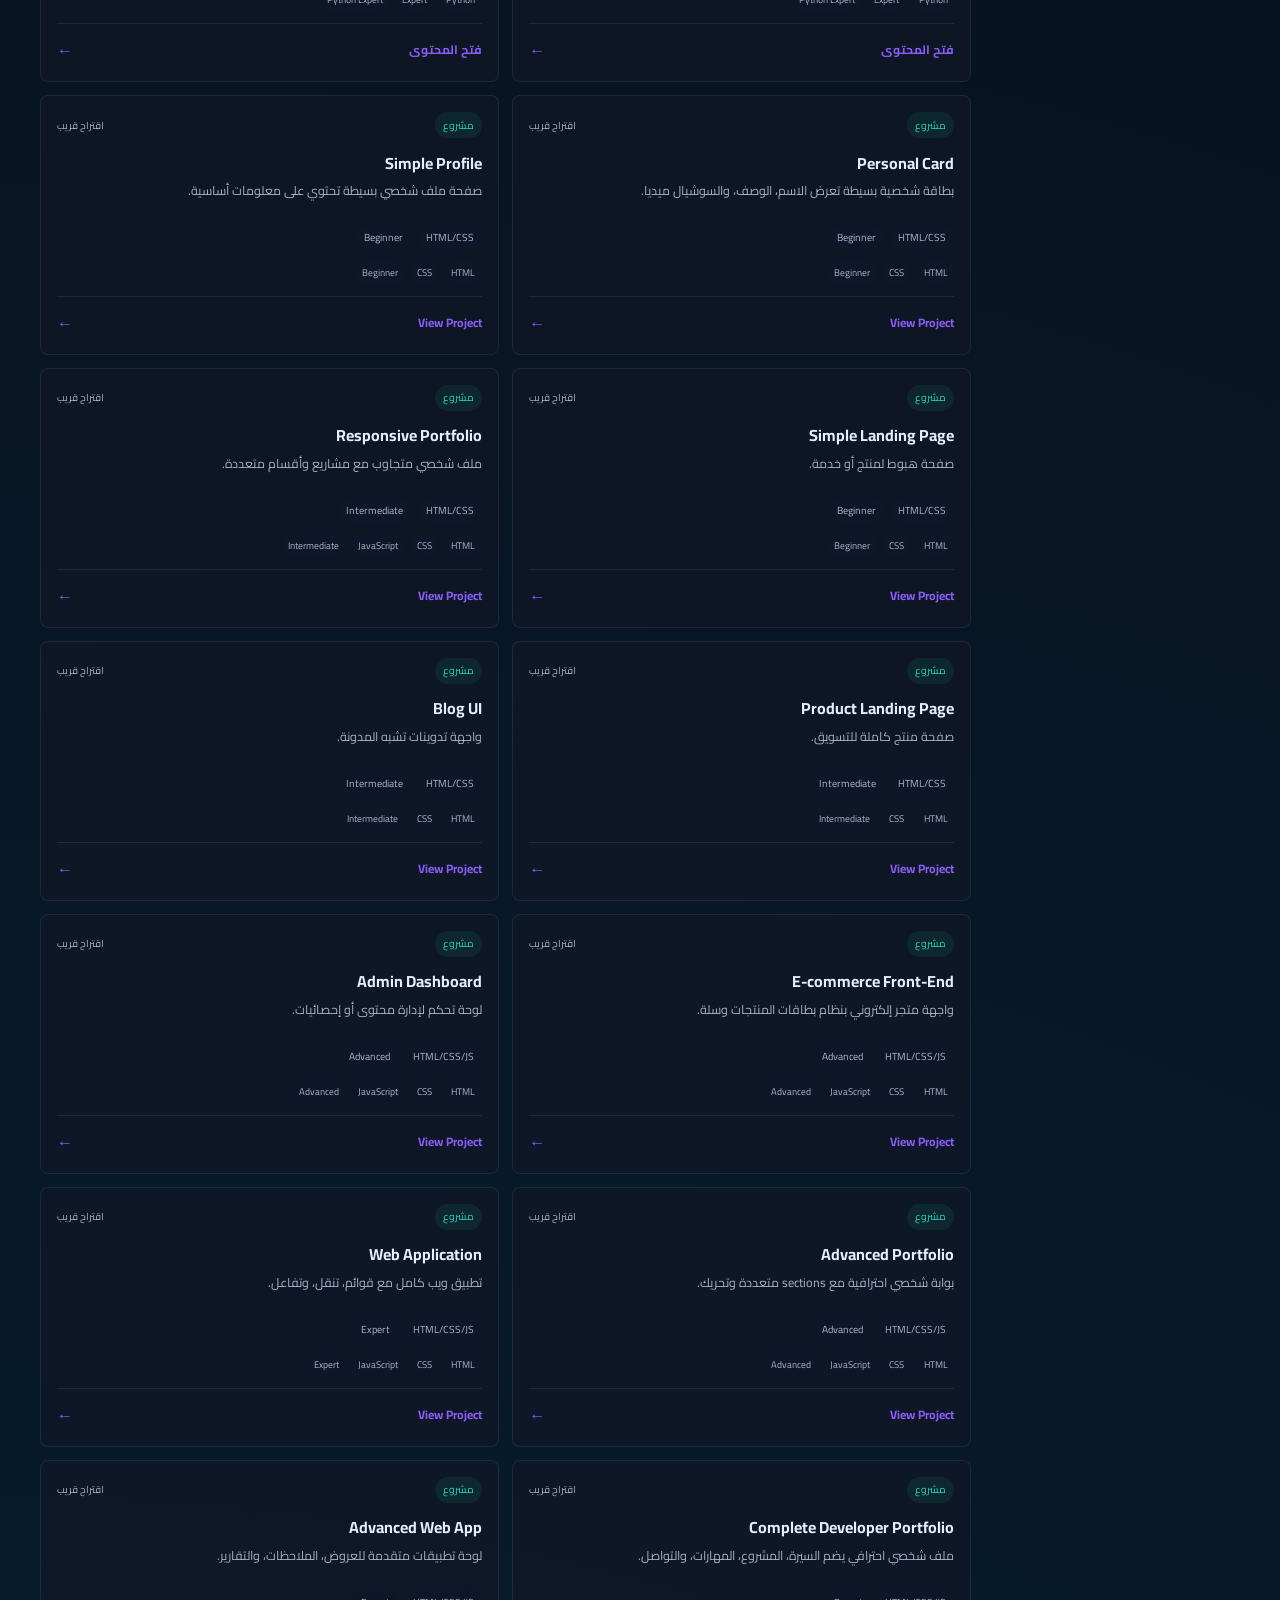
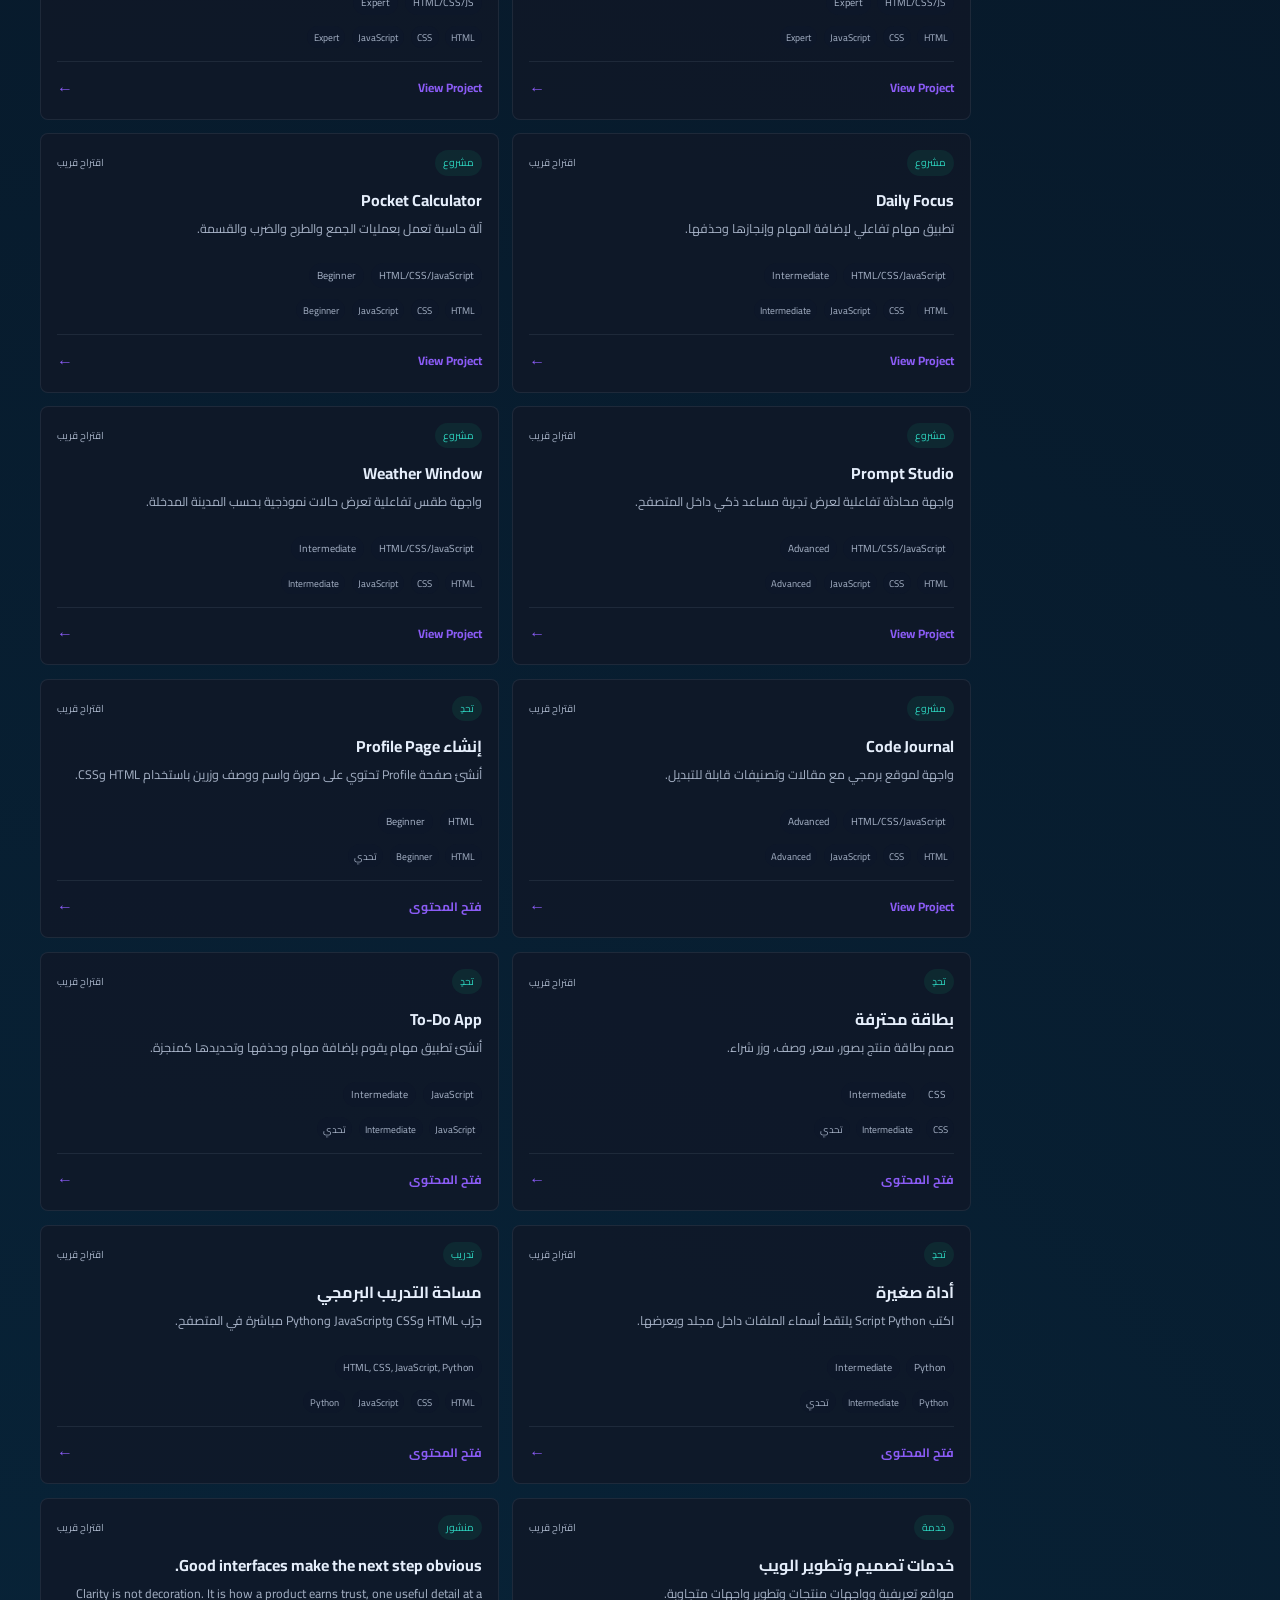
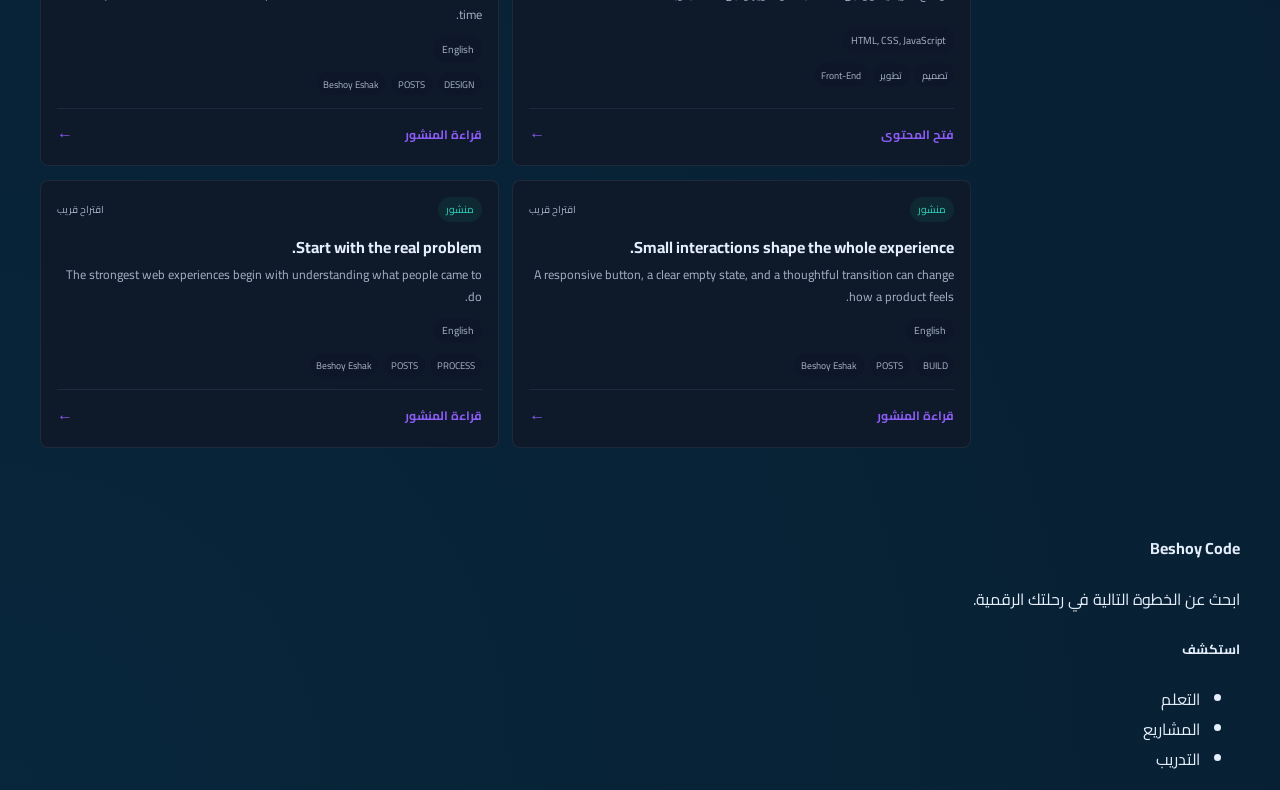
<file: search.html>
<!DOCTYPE html>
<html lang="ar" dir="rtl">

<head>
    <meta charset="UTF-8" />
    <meta name="viewport" content="width=device-width, initial-scale=1.0" />
    <meta name="description" content="ابحث في دروس ودورات ومشاريع Beshoy Code بالعربية والإنجليزية." />
    <title>Search | Beshoy Code</title>
    <link rel="preconnect" href="https://fonts.googleapis.com" />
    <link rel="preconnect" href="https://fonts.gstatic.com" crossorigin />
    <link href="https://fonts.googleapis.com/css2?family=Cairo:wght@400;500;600;700;800&display=swap"
        rel="stylesheet" />
    <link rel="stylesheet" href="./style.css" />
    <link rel="stylesheet" href="./components.css" />
    <link rel="stylesheet" href="./animations.css" />
    <link rel="stylesheet" href="./responsive.css" />
    <link rel="stylesheet" href="./search.css" />
</head>

<body>
    <div class="page-shell">
        <header class="site-header">
            <nav class="navbar container">
                <a href="index.html" class="brand" aria-label="Beshoy Code"><span
                        class="brand-mark">BC</span><span><strong>Beshoy Code</strong><small>By Code | Beshoy
                            Eshak</small></span></a>
                <button class="nav-toggle" aria-label="فتح القائمة"
                    aria-expanded="false"><span></span><span></span><span></span></button>
                <div class="nav-panel">
                    <ul class="nav-links">
                        <li><a href="index.html">الرئيسية</a></li>
                        <li><a href="learning.html">التعلم</a></li>
                        <li><a href="courses.html">الكورسات</a></li>
                        <li><a href="projects.html">المشاريع</a></li>
                        <li><a href="practice.html">التدريب</a></li>
                        <li><a href="search.html" class="active">بحث</a></li>
                        <li><a href="about.html">من نحن</a></li>
                        <li><a href="services.html">الخدمات</a></li>
                        <li><a href="contact.html">تواصل معنا</a></li>
                    </ul>
                    <div class="nav-tools"><button id="theme-toggle" class="icon-btn"
                            aria-label="تبديل المظهر">☀️</button></div>
                </div>
            </nav>
        </header>

        <main class="search-page container">
            <section class="search-hero">
                <span class="eyebrow">استكشف محتوى Beshoy Code</span>
                <h1>Search</h1>
                <p>ابحث عن الفكرة التي تريد تنفيذها، وسنقترح لك الدروس والمشاريع الأقرب.</p>
                <form class="full-search-form" id="full-search-form" role="search">
                    <span aria-hidden="true">⌕</span>
                    <input id="full-search-input" type="search" placeholder="مثال: عايز أتعلم أعمل موقع"
                        autocomplete="off" aria-label="ابحث في محتوى الموقع" />
                    <button type="button" id="clear-search" aria-label="مسح البحث">×</button>
                    <button type="submit" class="search-submit">بحث</button>
                </form>
                <div class="suggested-topics" id="suggested-topics">
                    <span>موضوعات مقترحة</span>
                    <button type="button" data-search-topic="HTML">HTML</button><button type="button"
                        data-search-topic="CSS">CSS</button><button type="button"
                        data-search-topic="JavaScript">JavaScript</button><button type="button"
                        data-search-topic="Python">Python</button><button type="button"
                        data-search-topic="تصميم مواقع">تصميم مواقع</button><button type="button"
                        data-search-topic="Projects">Projects</button>
                </div>
            </section>

            <section class="search-layout">
                <aside class="search-sidebar">
                    <div class="filter-block">
                        <h2>نوع المحتوى</h2>
                        <div class="filter-options" id="type-filters">
                            <button class="search-filter active" type="button"
                                data-filter-type="all">الكل</button><button class="search-filter" type="button"
                                data-filter-type="course">Courses</button><button class="search-filter" type="button"
                                data-filter-type="lesson">Lessons</button><button class="search-filter" type="button"
                                data-filter-type="project">Projects</button><button class="search-filter" type="button"
                                data-filter-type="challenge">Challenges</button><button class="search-filter"
                                type="button" data-filter-type="training">Training</button><button class="search-filter"
                                type="button" data-filter-type="service">Services</button><button class="search-filter"
                                type="button" data-filter-type="post">Posts</button>
                        </div>
                    </div>
                    <div class="filter-block">
                        <h2>لغة البرمجة</h2>
                        <div class="filter-options" id="language-filters">
                            <button class="search-filter active" type="button"
                                data-filter-language="all">الكل</button><button class="search-filter" type="button"
                                data-filter-language="HTML">HTML</button><button class="search-filter" type="button"
                                data-filter-language="CSS">CSS</button><button class="search-filter" type="button"
                                data-filter-language="JavaScript">JavaScript</button><button class="search-filter"
                                type="button" data-filter-language="Python">Python</button>
                        </div>
                    </div>
                    <div class="filter-block">
                        <h2>المستوى</h2><select id="level-filter" aria-label="تصفية حسب المستوى">
                            <option value="all">كل المستويات</option>
                            <option value="Beginner">Beginner</option>
                            <option value="Intermediate">Intermediate</option>
                            <option value="Advanced">Advanced</option>
                            <option value="Expert">Expert</option>
                        </select>
                    </div>
                    <section class="recent-searches">
                        <div class="recent-heading">
                            <h2>عمليات البحث الأخيرة</h2><button type="button" id="clear-history">مسح السجل</button>
                        </div>
                        <div id="recent-search-list"></div>
                    </section>
                </aside>

                <section class="search-results-section" aria-live="polite">
                    <div class="results-heading">
                        <div><span class="eyebrow" id="results-eyebrow">اقتراحات للبدء</span>
                            <h2 id="results-title">ماذا تريد أن تصنع؟</h2>
                        </div><span class="results-count" id="results-count"></span>
                    </div>
                    <div id="search-results-grid" class="search-result-grid"></div>
                    <div id="search-empty-state" class="search-empty" hidden><span class="empty-icon">⌕</span>
                        <h3>لم نجد نتائج مطابقة لبحثك.</h3>
                        <p>جرّب كلمات قريبة أو اختر أحد الموضوعات التالية:</p>
                        <div class="empty-suggestions"><button type="button"
                                data-search-topic="HTML">HTML</button><button type="button"
                                data-search-topic="CSS">CSS</button><button type="button"
                                data-search-topic="JavaScript">JavaScript</button><button type="button"
                                data-search-topic="Python">Python</button><button type="button"
                                data-search-topic="Projects">Projects</button><button type="button"
                                data-search-topic="Web Development">Web Development</button></div>
                    </div>
                </section>
            </section>
        </main>

        <footer class="site-footer">
            <div class="container footer-content">
                <div>
                    <h4>Beshoy Code</h4>
                    <p>ابحث عن الخطوة التالية في رحلتك الرقمية.</p>
                </div>
                <div>
                    <h5>استكشف</h5>
                    <ul>
                        <li><a href="learning.html">التعلم</a></li>
                        <li><a href="projects.html">المشاريع</a></li>
                        <li><a href="practice.html">التدريب</a></li>
                    </ul>
                </div>
            </div>
        </footer>
    </div>
    <script src="./html.js"></script>
    <script src="./css.js"></script>
    <script src="./javascript.js"></script>
    <script src="./python.js"></script>
    <script src="./projects.js"></script>
    <script src="./challenges.js"></script>
    <script src="./storage.js"></script>
    <script src="./theme.js"></script>
    <script src="./progress.js"></script>
    <script src="./search.js"></script>
    <script src="./ui.js"></script>
    <script src="./search-page.js"></script>
    <script src="./app.js"></script>
</body>

</html>
</file>
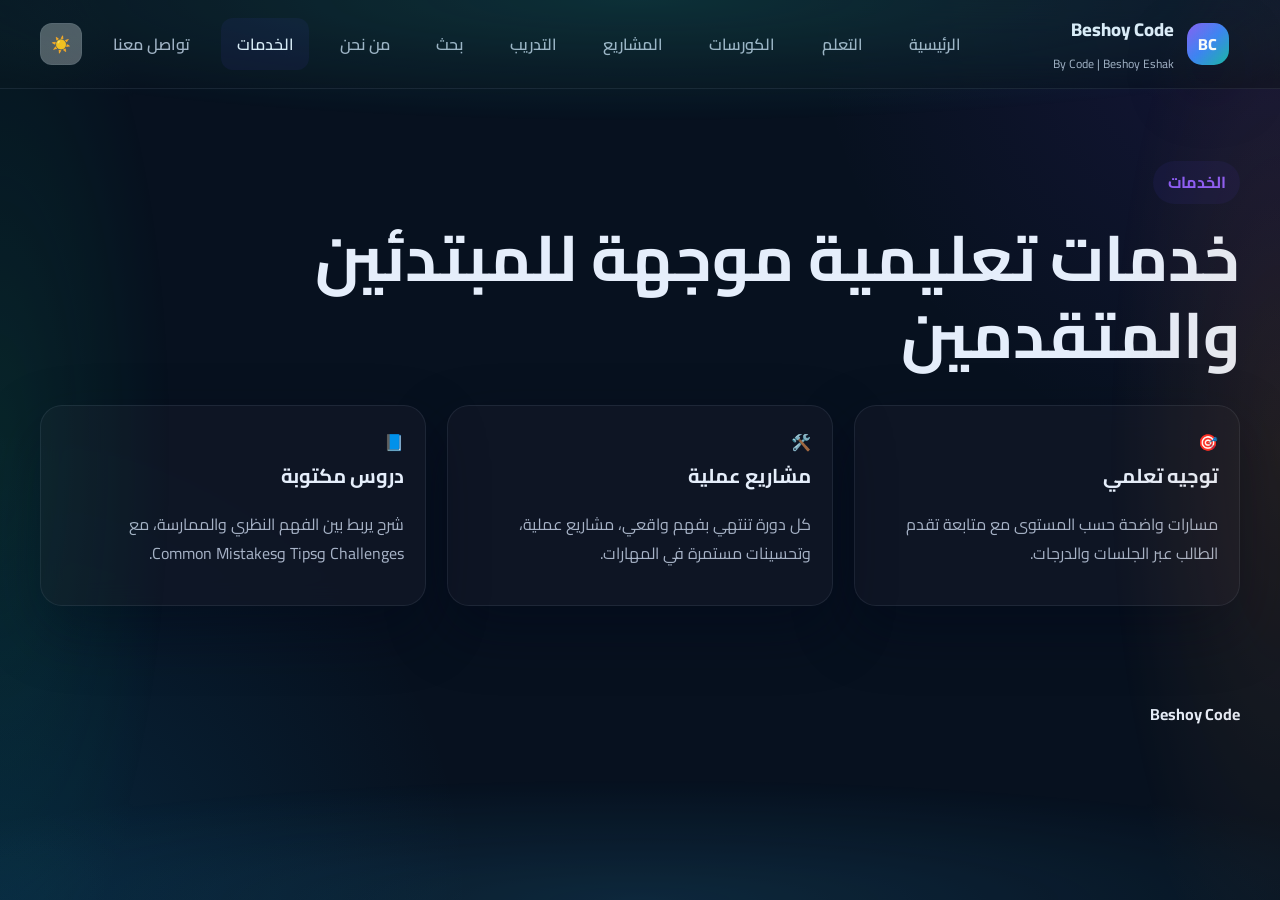
<file: services.html>
<!DOCTYPE html>
<html lang="ar" dir="rtl">

<head>
    <meta charset="UTF-8" />
    <meta name="viewport" content="width=device-width, initial-scale=1.0" />
    <title>الخدمات | Beshoy Code</title>
    <link rel="preconnect" href="https://fonts.googleapis.com" />
    <link rel="preconnect" href="https://fonts.gstatic.com" crossorigin />
    <link href="https://fonts.googleapis.com/css2?family=Cairo:wght@400;500;600;700;800&display=swap"
        rel="stylesheet" />
    <link rel="stylesheet" href="./style.css" />
    <link rel="stylesheet" href="./components.css" />
    <link rel="stylesheet" href="./animations.css" />
    <link rel="stylesheet" href="./responsive.css" />
</head>

<body>
    <div class="page-shell">
        <header class="site-header">
            <nav class="navbar container">
                <a href="index.html" class="brand" aria-label="Beshoy Code">
                    <span class="brand-mark">BC</span>
                    <span>
                        <strong>Beshoy Code</strong>
                        <small>By Code | Beshoy Eshak</small>
                    </span>
                </a>
                <button class="nav-toggle" aria-label="فتح القائمة" aria-expanded="false">
                    <span></span><span></span><span></span>
                </button>
                <div class="nav-panel">
                    <ul class="nav-links">
                        <li><a href="index.html">الرئيسية</a></li>
                        <li><a href="learning.html">التعلم</a></li>
                        <li><a href="courses.html">الكورسات</a></li>
                        <li><a href="projects.html">المشاريع</a></li>
                        <li><a href="practice.html">التدريب</a></li>
                        <li><a href="search.html">بحث</a></li>
                        <li><a href="about.html">من نحن</a></li>
                        <li><a href="services.html" class="active">الخدمات</a></li>
                        <li><a href="contact.html">تواصل معنا</a></li>
                    </ul>
                    <div class="nav-tools">
                        <button id="theme-toggle" class="icon-btn" aria-label="تبديل الثيم">☀️</button>
                    </div>
                </div>
            </nav>
        </header>

        <main class="page-main">
            <section class="section">
                <div class="container">
                    <div class="section-heading reveal">
                        <span class="eyebrow">الخدمات</span>
                        <h1>خدمات تعليمية موجهة للمبتدئين والمتقدمين</h1>
                    </div>
                    <div class="feature-grid">
                        <article class="feature-card reveal">
                            <div class="feature-icon">🎯</div>
                            <h3>توجيه تعلمي</h3>
                            <p>مسارات واضحة حسب المستوى مع متابعة تقدم الطالب عبر الجلسات والدرجات.</p>
                        </article>
                        <article class="feature-card reveal">
                            <div class="feature-icon">🛠️</div>
                            <h3>مشاريع عملية</h3>
                            <p>كل دورة تنتهي بفهم واقعي، مشاريع عملية، وتحسينات مستمرة في المهارات.</p>
                        </article>
                        <article class="feature-card reveal">
                            <div class="feature-icon">📘</div>
                            <h3>دروس مكتوبة</h3>
                            <p>شرح يربط بين الفهم النظري والممارسة، مع Challenges وTips وCommon Mistakes.</p>
                        </article>
                    </div>
                </div>
            </section>
        </main>

        <footer class="site-footer">
            <div class="container footer-content">
                <div>
                    <h4>Beshoy Code</h4>
                </div>
            </div>
        </footer>
    </div>

    <script src="./storage.js"></script>
    <script src="./theme.js"></script>
    <script src="./app.js"></script>
</body>

</html>
</file>
<file: style.css>
:root {
    --bg: #f4f7fb;
    --bg-soft: #eef3ff;
    --surface: rgba(255, 255, 255, 0.75);
    --surface-strong: #ffffff;
    --surface-alt: #edf4ff;
    --card: rgba(255, 255, 255, 0.72);
    --border: rgba(148, 163, 184, 0.2);
    --text: #18212f;
    --text-muted: #52607a;
    --primary: #4f46e5;
    --secondary: #10b981;
    --accent: #7c3aed;
    --warning: #f59e0b;
    --shadow: 0 24px 60px rgba(15, 23, 42, 0.1);
    --gradient: linear-gradient(135deg, #4f46e5, #7c3aed, #0ea5e9);
    --code-bg: #0f172a;
    --success: #10b981;
    --edge-glow-top: rgba(13, 148, 136, 0.2);
    --edge-glow-bottom: rgba(14, 165, 233, 0.16);
    --edge-glow-left: rgba(16, 185, 129, 0.14);
    --edge-glow-right: rgba(217, 119, 6, 0.12);
}

body.dark {
    --bg: #07111f;
    --bg-soft: #0d1729;
    --surface: rgba(15, 23, 42, 0.72);
    --surface-strong: #101b2d;
    --surface-alt: #0d1729;
    --card: rgba(17, 24, 39, 0.78);
    --border: rgba(148, 163, 184, 0.12);
    --text: #e5eefb;
    --text-muted: #a7b3c7;
    --primary: #8b5cf6;
    --secondary: #2dd4bf;
    --accent: #60a5fa;
    --warning: #fbbf24;
    --shadow: 0 24px 60px rgba(2, 6, 23, 0.42);
    --gradient: linear-gradient(135deg, #8b5cf6, #3b82f6, #14b8a6);
    --code-bg: #020817;
    --success: #34d399;
    --edge-glow-top: rgba(45, 212, 191, 0.24);
    --edge-glow-bottom: rgba(56, 189, 248, 0.2);
    --edge-glow-left: rgba(16, 185, 129, 0.18);
    --edge-glow-right: rgba(251, 146, 60, 0.16);
}

* {
    box-sizing: border-box;
}

html {
    scroll-behavior: smooth;
}

body {
    margin: 0;
    direction: rtl;
    text-align: right;
    font-family: "Cairo", sans-serif;
    background:
        radial-gradient(circle at top right, rgba(124, 58, 237, 0.12), transparent 30%),
        radial-gradient(circle at bottom left, rgba(14, 165, 233, 0.14), transparent 30%),
        var(--bg);
    color: var(--text);
    transition: background 0.3s ease, color 0.3s ease;
}

body::before {
    position: fixed;
    z-index: 80;
    inset: 0;
    content: "";
    background:
        radial-gradient(ellipse 86% 18% at 50% 0%, var(--edge-glow-top), transparent 76%),
        radial-gradient(ellipse 86% 18% at 50% 100%, var(--edge-glow-bottom), transparent 76%),
        radial-gradient(ellipse 18% 82% at 0% 50%, var(--edge-glow-left), transparent 76%),
        radial-gradient(ellipse 18% 82% at 100% 50%, var(--edge-glow-right), transparent 76%);
    opacity: 0;
    pointer-events: none;
    animation:
        soft-edge-entrance 1.1s ease-out forwards,
        soft-edge-breathe 18s ease-in-out 1.1s infinite alternate;
}

@keyframes soft-edge-entrance {
    to {
        opacity: 0.68;
    }
}

@keyframes soft-edge-breathe {
    from {
        opacity: 0.4;
    }

    to {
        opacity: 0.72;
    }
}

@media (prefers-reduced-motion: reduce) {
    body::before {
        opacity: 0.54;
        animation: none;
    }
}

pre,
code,
textarea,
input,
select {
    direction: ltr;
    text-align: left;
}

img {
    max-width: 100%;
    display: block;
}

a {
    color: inherit;
    text-decoration: none;
}

button,
input,
textarea,
select {
    font: inherit;
}

.page-shell {
    min-height: 100vh;
}

.container {
    width: min(1200px, calc(100% - 2rem));
    margin: 0 auto;
}

.section {
    padding: 4.5rem 0;
}

.alt-bg {
    background: rgba(255, 255, 255, 0.2);
    backdrop-filter: blur(10px);
}

body.dark .alt-bg {
    background: rgba(15, 23, 42, 0.28);
}

.site-header {
    position: sticky;
    top: 0;
    z-index: 40;
    backdrop-filter: blur(18px);
    background: rgba(255, 255, 255, 0.22);
    border-bottom: 1px solid var(--border);
}

body.dark .site-header {
    background: rgba(11, 18, 32, 0.62);
}

.navbar {
    display: flex;
    align-items: center;
    justify-content: space-between;
    gap: 1rem;
    min-height: 88px;
}

.brand {
    display: inline-flex;
    align-items: center;
    gap: 0.8rem;
    padding: 0.45rem 0.7rem;
    border-radius: 18px;
}

.brand-mark {
    display: inline-flex;
    align-items: center;
    justify-content: center;
    width: 42px;
    height: 42px;
    border-radius: 15px;
    font-weight: 800;
    background: var(--gradient);
    color: white;
    box-shadow: var(--shadow);
}

.brand strong {
    display: block;
    font-size: 1.15rem;
    font-weight: 800;
}

.brand small {
    color: var(--text-muted);
    font-size: 0.75rem;
}

.nav-panel {
    display: flex;
    align-items: center;
    gap: 1rem;
    flex: 1;
    justify-content: flex-end;
}

.nav-links {
    display: flex;
    align-items: center;
    gap: 1rem;
    list-style: none;
    margin: 0;
    padding: 0;
}

.nav-links a {
    color: var(--text-muted);
    font-weight: 600;
    padding: 0.7rem 0.95rem;
    border-radius: 12px;
    transition: all 0.2s ease;
}

.nav-links a:hover,
.nav-links a.active {
    color: var(--text);
    background: rgba(79, 70, 229, 0.08);
}

.nav-tools {
    display: flex;
    align-items: center;
    gap: 0.7rem;
}

.search-mini {
    display: flex;
    align-items: center;
    gap: 0.5rem;
    background: rgba(255, 255, 255, 0.35);
    border: 1px solid var(--border);
    border-radius: 14px;
    padding: 0.5rem 0.8rem;
}

.search-mini input {
    background: transparent;
    border: 0;
    color: var(--text);
    width: 200px;
    outline: none;
}

.icon-btn,
.btn,
.filter-chip,
.action-btn {
    border: 1px solid var(--border);
    border-radius: 12px;
    background: rgba(255, 255, 255, 0.3);
    color: var(--text);
    cursor: pointer;
    transition: transform 0.2s ease, box-shadow 0.2s ease;
}

.icon-btn {
    min-width: 42px;
    height: 42px;
    display: inline-flex;
    align-items: center;
    justify-content: center;
}

.btn {
    display: inline-flex;
    align-items: center;
    justify-content: center;
    padding: 0.9rem 1.5rem;
    font-weight: 700;
}

.btn-primary {
    background: var(--gradient);
    border: 0;
    color: #fff;
    box-shadow: var(--shadow);
}

.btn-secondary {
    background: rgba(255, 255, 255, 0.18);
}

.hero {
    padding-top: 4rem;
}

.hero-signature {
    margin-top: 1.5rem;
    color: var(--text-muted);
    font-size: 0.88rem;
}

.hero-signature strong {
    color: var(--text);
}

.home-intro {
    max-width: 640px;
    color: var(--text-muted);
    line-height: 1.9;
}

.home-inline-link {
    display: inline-flex;
    margin-top: 1.4rem;
}

.project-teaser {
    min-height: 190px;
    display: flex;
    flex-direction: column;
    justify-content: flex-end;
}

.project-teaser:nth-child(1) {
    background: linear-gradient(145deg, rgba(16, 185, 129, 0.13), var(--card));
}

.project-teaser:nth-child(2) {
    background: linear-gradient(145deg, rgba(245, 158, 11, 0.14), var(--card));
}

.project-teaser:nth-child(3) {
    background: linear-gradient(145deg, rgba(14, 165, 233, 0.14), var(--card));
}

.project-teaser .eyebrow,
.post-card .eyebrow {
    font-size: 0.67rem;
    letter-spacing: 0.06em;
}

.post-card h3 {
    line-height: 1.55;
}

.post-card p {
    color: var(--text-muted);
    line-height: 1.8;
}

.post-card small {
    margin-top: auto;
    color: var(--text-muted);
}

.founder-band {
    display: grid;
    grid-template-columns: minmax(140px, 0.5fr) 1.5fr;
    align-items: center;
    gap: 2rem;
}

.founder-mark {
    min-height: 180px;
    display: grid;
    place-items: center;
    position: relative;
    border: 1px solid var(--border);
    border-radius: 8px;
    background: var(--surface);
    font-size: 3rem;
    font-weight: 800;
    direction: ltr;
}

.founder-mark span {
    position: absolute;
    inset-inline-end: 20%;
    top: 18%;
    color: var(--secondary);
    font-size: 1.6rem;
}

.founder-band p {
    max-width: 640px;
    color: var(--text-muted);
    line-height: 1.9;
}

.contact-band {
    display: flex;
    align-items: center;
    justify-content: space-between;
    gap: 2rem;
    padding: 2rem;
    border: 1px solid var(--border);
    border-radius: 8px;
    background: var(--surface);
}

.contact-band h2 {
    margin: 0.45rem 0 0;
}

.contact-band .btn {
    flex: 0 0 auto;
}

.hero-content {
    display: grid;
    grid-template-columns: 1.15fr 0.85fr;
    gap: 2rem;
    align-items: center;
}

.eyebrow {
    display: inline-flex;
    align-items: center;
    gap: 0.5rem;
    padding: 0.4rem 0.9rem;
    border-radius: 999px;
    background: rgba(79, 70, 229, 0.08);
    color: var(--primary);
    font-weight: 700;
    margin-bottom: 1rem;
}

.hero-copy h1,
.section-heading h1,
.section-heading h2,
.course-main h1,
.lesson-main h1 {
    margin: 0 0 1rem;
    line-height: 1.2;
    font-size: clamp(2.2rem, 5vw, 4rem);
}

.hero-copy p,
.section-heading p,
.feature-card p,
.course-card p,
.lesson-card p,
.project-card p {
    color: var(--text-muted);
    line-height: 1.8;
}

.cta-group {
    display: flex;
    flex-wrap: wrap;
    gap: 1rem;
    margin: 2rem 0;
}

.stats-row {
    list-style: none;
    display: flex;
    flex-wrap: wrap;
    gap: 1rem;
    padding: 0;
    margin: 2rem 0 0;
}

.stats-row li {
    min-width: 120px;
    background: rgba(255, 255, 255, 0.28);
    border: 1px solid var(--border);
    border-radius: 18px;
    padding: 1rem 1.1rem;
}

.stats-row strong {
    display: block;
    font-size: 1.5rem;
}

.stats-row span {
    color: var(--text-muted);
    font-size: 0.83rem;
}

.code-window {
    background: rgba(15, 23, 42, 0.92);
    border-radius: 24px;
    border: 1px solid rgba(148, 163, 184, 0.2);
    box-shadow: var(--shadow);
    padding: 1rem 1rem 0.8rem;
}

.window-bar {
    display: flex;
    gap: 0.5rem;
    padding-bottom: 0.8rem;
}

.window-bar span {
    display: block;
    width: 12px;
    height: 12px;
    border-radius: 50%;
    background: #f87171;
}

.window-bar span:nth-child(2) {
    background: #fbbf24;
}

.window-bar span:nth-child(3) {
    background: #4ade80;
}

.code-window pre {
    margin: 0;
    overflow: auto;
    color: #dbeafe;
    font-size: 0.9rem;
    line-height: 1.9;
}

.section-heading {
    margin-bottom: 2rem;
}

.section-heading h2 {
    font-size: clamp(1.7rem, 3vw, 2.6rem);
}

.cards-grid,
.feature-grid,
.dashboard-grid {
    display: grid;
    grid-template-columns: repeat(auto-fit, minmax(230px, 1fr));
    gap: 1.3rem;
}

.card,
.feature-card,
.project-card,
.course-card,
.lesson-card,
.progress-panel,
.challenge-card,
.stat-card {
    background: var(--card);
    backdrop-filter: blur(12px);
    border: 1px solid var(--border);
    border-radius: 22px;
    box-shadow: var(--shadow);
}

.course-card,
.lesson-card,
.project-card,
.feature-card {
    padding: 1.3rem;
}

.card-header {
    display: flex;
    justify-content: space-between;
    align-items: center;
    margin-bottom: 1rem;
}

.lang-badge,
.level-badge {
    display: inline-flex;
    align-items: center;
    padding: 0.35rem 0.7rem;
    border-radius: 999px;
    font-size: 0.78rem;
    font-weight: 700;
}

.lang-badge {
    background: rgba(79, 70, 229, 0.12);
    color: var(--primary);
}

.level-badge {
    background: rgba(16, 185, 129, 0.12);
    color: var(--secondary);
}

.course-card h3,
.lesson-card h3,
.project-card h3,
.feature-card h3 {
    margin: 0 0 0.6rem;
    font-size: 1.25rem;
}

.meta-row {
    display: flex;
    flex-wrap: wrap;
    gap: 0.55rem;
    margin: 1rem 0;
}

.meta-pill {
    padding: 0.35rem 0.65rem;
    border-radius: 999px;
    background: rgba(148, 163, 184, 0.08);
    color: var(--text-muted);
    font-size: 0.74rem;
}

.progress-bar {
    height: 8px;
    border-radius: 999px;
    background: rgba(148, 163, 184, 0.14);
    overflow: hidden;
    margin: 1rem 0 0.6rem;
}

.progress-bar span {
    display: block;
    height: 100%;
    background: var(--gradient);
    border-radius: inherit;
}

.card-footer,
.lesson-meta {
    display: flex;
    align-items: center;
    justify-content: space-between;
    gap: 0.7rem;
    margin-top: 1.2rem;
}

.card-link,
.text-link {
    color: var(--primary);
    font-weight: 700;
}

.nav-toggle {
    display: none;
}

@media (max-width: 920px) {
    .nav-toggle {
        display: flex;
        flex-direction: column;
        gap: 5px;
        background: transparent;
        border: 0;
        cursor: pointer;
        padding: 0.5rem;
    }

    .nav-toggle span {
        width: 26px;
        height: 3px;
        border-radius: 999px;
        background: var(--text);
        display: block;
    }

    .nav-panel {
        position: absolute;
        top: 88px;
        right: 1rem;
        left: 1rem;
        padding: 1rem;
        border: 1px solid var(--border);
        border-radius: 22px;
        background: rgba(10, 15, 27, 0.95);
        display: none;
        flex-direction: column;
        align-items: stretch;
    }

    .nav-panel.open {
        display: flex;
    }

    .nav-links,
    .nav-tools {
        flex-direction: column;
        align-items: stretch;
    }

    .nav-links a {
        display: block;
        width: 100%;
    }

    .search-mini input {
        width: 100%;
    }

    .hero-content {
        grid-template-columns: 1fr;
    }
}
</file>
<file: components.css>
.toolbar {
    display: flex;
    flex-wrap: wrap;
    gap: 1rem;
    align-items: center;
    justify-content: space-between;
    padding: 1.1rem 1.2rem;
    background: var(--surface);
    border: 1px solid var(--border);
    border-radius: 20px;
}

.search-panel {
    flex: 1;
    min-width: 220px;
}

.search-panel input {
    width: 100%;
    background: rgba(255, 255, 255, 0.18);
    border: 1px solid var(--border);
    border-radius: 14px;
    padding: 0.9rem 1rem;
    color: var(--text);
    outline: none;
}

.filter-group {
    display: flex;
    flex-wrap: wrap;
    gap: 0.6rem;
}

.filter-chip {
    padding: 0.55rem 0.9rem;
    font-weight: 700;
}

.filter-chip.active {
    background: var(--gradient);
    border: 0;
    color: white;
}

.lesson-list,
.search-results {
    display: grid;
    gap: 1rem;
}

.lesson-item,
.search-item {
    display: flex;
    justify-content: space-between;
    align-items: center;
    gap: 1rem;
    background: var(--card);
    border: 1px solid var(--border);
    border-radius: 18px;
    padding: 1rem 1.2rem;
}

.lesson-item h4,
.search-item h4 {
    margin: 0 0 0.3rem;
    font-size: 1rem;
}

.lesson-item p,
.search-item p {
    margin: 0;
    color: var(--text-muted);
    font-size: 0.86rem;
}

.lesson-actions {
    display: flex;
    align-items: center;
    gap: 0.7rem;
}

.action-btn {
    padding: 0.55rem 0.9rem;
    font-weight: 700;
}

.continue-panel,
.progress-overview {
    display: grid;
    gap: 1rem;
}

.progress-card,
.dashboard-item,
.stat-card {
    background: var(--card);
    border: 1px solid var(--border);
    border-radius: 20px;
    padding: 1.2rem;
}

.progress-card h3,
.dashboard-item h3,
.stat-card h3 {
    margin: 0 0 0.7rem;
}

.progress-row {
    display: flex;
    justify-content: space-between;
    align-items: center;
    gap: 0.8rem;
    margin-bottom: 0.5rem;
}

.progress-text {
    color: var(--text-muted);
    font-size: 0.9rem;
}

.course-layout {
    display: grid;
    grid-template-columns: 300px 1fr;
    gap: 1.5rem;
    padding-top: 2rem;
    padding-bottom: 3rem;
}

.course-sidebar {
    background: var(--card);
    border: 1px solid var(--border);
    border-radius: 24px;
    padding: 1rem;
    height: fit-content;
    position: sticky;
    top: 104px;
}

.sidebar-header {
    margin-bottom: 1rem;
}

.lesson-sidebar-list {
    list-style: none;
    margin: 0;
    padding: 0;
    display: grid;
    gap: 0.7rem;
}

.lesson-sidebar-list a {
    display: flex;
    justify-content: space-between;
    align-items: center;
    gap: 0.6rem;
    padding: 0.8rem 0.9rem;
    border: 1px solid var(--border);
    border-radius: 14px;
    background: rgba(255, 255, 255, 0.08);
}

.lesson-sidebar-list a.active {
    background: rgba(79, 70, 229, 0.12);
    border-color: rgba(79, 70, 229, 0.2);
}

.course-main,
.lesson-main {
    background: var(--card);
    border: 1px solid var(--border);
    border-radius: 24px;
    padding: 1.8rem;
}

.course-main h1,
.lesson-main h1 {
    font-size: clamp(2rem, 4vw, 3rem);
}

.lesson-section {
    margin-top: 2rem;
}

.lesson-section h2 {
    margin-bottom: 1rem;
    font-size: 1.5rem;
}

.lesson-section p,
.lesson-section li {
    line-height: 1.9;
    color: var(--text-muted);
}

.code-block {
    margin: 1rem 0;
    background: var(--code-bg);
    color: #e2e8f0;
    border-radius: 18px;
    overflow: hidden;
    border: 1px solid rgba(148, 163, 184, 0.15);
}

.code-toolbar {
    display: flex;
    justify-content: space-between;
    align-items: center;
    gap: 1rem;
    background: rgba(148, 163, 184, 0.08);
    padding: 0.7rem 1rem;
    border-bottom: 1px solid rgba(148, 163, 184, 0.12);
}

.code-toolbar .lang-pill {
    background: rgba(79, 70, 229, 0.14);
    color: #c7d2fe;
    border-radius: 999px;
    padding: 0.3rem 0.7rem;
    font-size: 0.72rem;
}

.code-actions {
    display: flex;
    gap: 0.5rem;
}

.code-actions button {
    background: rgba(255, 255, 255, 0.06);
    color: #e2e8f0;
    border: 1px solid rgba(148, 163, 184, 0.22);
    border-radius: 10px;
    padding: 0.4rem 0.7rem;
    cursor: pointer;
}

.code-block pre {
    margin: 0;
    padding: 1rem;
    overflow-x: auto;
    font-size: 0.88rem;
    line-height: 1.8;
}

.lesson-nav {
    display: flex;
    justify-content: space-between;
    align-items: center;
    flex-wrap: wrap;
    gap: 1rem;
    margin-top: 2rem;
    padding-top: 1.2rem;
    border-top: 1px solid var(--border);
}

.favorite-btn.favorited {
    background: rgba(245, 158, 11, 0.14);
    color: #f59e0b;
    border-color: rgba(245, 158, 11, 0.3);
}

.completed-badge {
    display: inline-flex;
    align-items: center;
    gap: 0.4rem;
    background: rgba(16, 185, 129, 0.12);
    color: var(--success);
    border: 1px solid rgba(16, 185, 129, 0.2);
    padding: 0.4rem 0.7rem;
    border-radius: 999px;
    font-size: 0.8rem;
    font-weight: 700;
}

.project-showcase {
    display: grid;
    gap: 1rem;
}

.project-preview {
    min-height: 174px;
    overflow: hidden;
    position: relative;
    border-radius: 8px 8px 0 0;
    background: #e8e8df;
    color: #27352f;
    direction: ltr;
}

.preview-top {
    height: 32px;
    display: flex;
    align-items: center;
    gap: 5px;
    padding: 0 10px;
    background: rgba(255, 255, 255, 0.72);
}

.preview-top>span {
    width: 7px;
    height: 7px;
    border-radius: 50%;
    background: #e28a69;
}

.preview-top>span:nth-child(2) {
    background: #e4bd69;
}

.preview-top>span:nth-child(3) {
    background: #75ad8a;
}

.preview-top b {
    margin-inline-start: auto;
    overflow: hidden;
    color: #718078;
    font-size: 0.58rem;
    font-weight: 500;
    text-overflow: ellipsis;
    white-space: nowrap;
}

.preview-content {
    width: 78%;
    display: grid;
    gap: 10px;
    padding: 19px 18px;
}

.preview-content small {
    color: #c2694b;
    font-size: 0.55rem;
}

.preview-content strong {
    max-width: 100%;
    overflow: hidden;
    font: 700 1rem/1.1 Georgia, serif;
    text-overflow: ellipsis;
}

.preview-content i {
    width: 84%;
    height: 5px;
    border-radius: 8px;
    background: rgba(39, 53, 47, 0.17);
}

.preview-content i:last-child {
    width: 55%;
}

.preview-calculator,
.preview-dashboard,
.preview-chat {
    background: #172320;
    color: #f0f0e9;
}

.preview-calculator .preview-content,
.preview-dashboard .preview-content {
    margin-inline-start: 20%;
}

.preview-store,
.preview-weather {
    background: #d5e0d2;
}

.preview-todo,
.preview-landing,
.preview-blog {
    background: #f0e8d8;
}

.project-actions {
    display: flex;
    flex-wrap: wrap;
    gap: 0.5rem;
    padding-top: 0.9rem;
    border-top: 1px solid var(--border);
}

.project-actions .btn,
.project-actions .action-btn {
    min-height: 38px;
    display: inline-flex;
    align-items: center;
    justify-content: center;
    padding: 0.45rem 0.7rem;
    font-size: 0.75rem;
}

.project-dialog {
    width: min(900px, calc(100vw - 2rem));
    max-width: none;
    max-height: min(820px, calc(100dvh - 2rem));
    padding: 0;
    overflow: hidden;
    border: 1px solid var(--border);
    border-radius: 10px;
    background: var(--surface-strong);
    color: var(--text);
    box-shadow: var(--shadow);
}

.project-dialog::backdrop {
    background: rgba(5, 12, 15, 0.72);
    backdrop-filter: blur(4px);
}

.project-dialog-head {
    display: flex;
    align-items: center;
    justify-content: space-between;
    gap: 1rem;
    padding: 0.8rem 1rem;
    border-bottom: 1px solid var(--border);
}

.project-dialog-head h2 {
    margin: 0.15rem 0 0;
    font-size: 1.15rem;
}

.project-dialog-head .eyebrow {
    font-size: 0.65rem;
}

.project-dialog-head .icon-btn {
    min-width: 36px;
    height: 36px;
    font-size: 1.3rem;
}

.project-dialog-tabs {
    display: flex;
    align-items: center;
    gap: 0.4rem;
    padding: 0.6rem 0.8rem;
    border-bottom: 1px solid var(--border);
}

.project-dialog-tabs button {
    padding: 0.45rem 0.7rem;
    border: 0;
    border-radius: 5px;
    background: transparent;
    color: var(--text-muted);
    cursor: pointer;
    font: 600 0.77rem "Cairo", sans-serif;
}

.project-dialog-tabs button.active {
    background: var(--surface-alt);
    color: var(--text);
}

.project-dialog-tabs .project-copy {
    margin-inline-start: auto;
    border: 1px solid var(--border);
}

.project-dialog-view {
    height: min(64vh, 600px);
    min-height: 300px;
    background: #f5f5f1;
}

.project-dialog-view[hidden] {
    display: none;
}

.project-dialog-view iframe {
    width: 100%;
    height: 100%;
    display: block;
    border: 0;
    background: #f5f5f1;
}

.project-dialog-view pre {
    height: 100%;
    margin: 0;
    padding: 1rem;
    overflow: auto;
    background: var(--code-bg);
    color: #dce7e5;
    direction: ltr;
    text-align: left;
    font: 0.78rem/1.7 Consolas, monospace;
}

.challenge-box {
    background: rgba(245, 158, 11, 0.06);
    border: 1px solid rgba(245, 158, 11, 0.2);
    border-radius: 18px;
    padding: 1rem 1.2rem;
}

.dashboard-grid {
    grid-template-columns: repeat(auto-fit, minmax(200px, 1fr));
}

table {
    width: 100%;
    border-collapse: collapse;
    margin-top: 1rem;
}

th,
td {
    padding: 0.8rem 0.7rem;
    border-bottom: 1px solid var(--border);
    text-align: right;
}

.thin-text {
    color: var(--text-muted);
}

.journey-section .section-heading {
    max-width: 680px;
}

.journey-section .section-heading h2 {
    font-size: clamp(1.8rem, 3vw, 2.6rem);
}

.journey-section .section-heading p {
    color: var(--text-muted);
}

.journey-track {
    display: grid;
    grid-template-columns: repeat(3, minmax(0, 1fr));
    gap: 1.25rem;
    margin: 3.25rem 0 0;
    padding: 0;
    list-style: none;
}

.journey-item {
    min-width: 0;
    position: relative;
    padding-top: 2.1rem;
    opacity: 0;
    animation: journey-appear 0.55s ease forwards;
}

.journey-item:nth-child(2) {
    animation-delay: 0.12s;
}

.journey-item:nth-child(3) {
    animation-delay: 0.24s;
}

.journey-item:not(:last-child)::after {
    position: absolute;
    z-index: 0;
    content: "";
    top: 0.75rem;
    inset-inline-start: 50%;
    width: calc(100% + 1.25rem);
    height: 2px;
    background: linear-gradient(90deg, rgba(16, 185, 129, 0.35), var(--border));
}

.journey-marker {
    position: absolute;
    z-index: 1;
    top: 0;
    left: 50%;
    width: 1.55rem;
    height: 1.55rem;
    display: grid;
    place-items: center;
    transform: translateX(-50%);
    border: 2px solid var(--surface-strong);
    border-radius: 50%;
    background: #668577;
    color: #fff;
    box-shadow: 0 0 0 1px var(--border);
    direction: ltr;
    font: 700 0.55rem/1 sans-serif;
}

.journey-available .journey-marker {
    background: #188663;
}

.journey-current .journey-marker {
    background: #c36b4d;
    box-shadow: 0 0 0 4px rgba(195, 107, 77, 0.14);
}

.journey-upcoming .journey-marker {
    background: #72808a;
}

.journey-card {
    min-height: 190px;
    height: 100%;
    padding: 1.1rem 1.15rem;
    border: 1px solid var(--border);
    border-radius: 8px;
    background: var(--surface-strong);
}

.journey-current .journey-card {
    border-color: rgba(195, 107, 77, 0.55);
    box-shadow: 0 12px 32px rgba(195, 107, 77, 0.1);
}

.journey-upcoming .journey-card {
    background: var(--surface);
}

.journey-card-top {
    display: flex;
    justify-content: space-between;
    align-items: center;
    gap: 0.6rem;
    margin-bottom: 1.1rem;
}

.journey-card-top>span:first-child {
    color: var(--text);
    direction: ltr;
    font-size: 0.8rem;
    font-weight: 800;
}

.journey-status {
    padding: 0.25rem 0.55rem;
    border-radius: 999px;
    background: rgba(16, 185, 129, 0.1);
    color: #188663;
    font-size: 0.68rem;
    font-weight: 700;
    white-space: nowrap;
}

.journey-current .journey-status {
    color: #b95f43;
    background: rgba(195, 107, 77, 0.11);
}

.journey-upcoming .journey-status {
    color: var(--text-muted);
    background: var(--surface-alt);
}

.journey-card h3 {
    margin: 0 0 0.5rem;
    font-size: 1rem;
    line-height: 1.6;
}

.journey-card p {
    margin: 0;
    color: var(--text-muted);
    font-size: 0.82rem;
    line-height: 1.8;
}

@keyframes journey-appear {
    from {
        opacity: 0;
        transform: translateY(10px);
    }

    to {
        opacity: 1;
        transform: translateY(0);
    }
}

@media (max-width: 700px) {
    .journey-track {
        grid-template-columns: 1fr;
        gap: 0.8rem;
        margin-top: 2.5rem;
    }

    .journey-item {
        padding: 0 0 0 0;
    }

    .journey-item:not(:last-child)::after {
        top: 1.4rem;
        bottom: -0.8rem;
        left: auto;
        inset-inline-start: auto;
        inset-inline-end: 0.75rem;
        width: 2px;
        height: auto;
        background: linear-gradient(rgba(16, 185, 129, 0.35), var(--border));
    }

    .journey-marker {
        top: 1.1rem;
        left: auto;
        inset-inline-start: auto;
        inset-inline-end: 0;
        transform: none;
    }

    .journey-card {
        min-height: 0;
        margin-inline-start: 2.2rem;
        padding: 0.9rem 1rem;
    }

    .journey-card-top {
        margin-bottom: 0.55rem;
    }
}

@media (prefers-reduced-motion: reduce) {
    .journey-item {
        opacity: 1;
        animation: none;
    }
}
</file>
<file: animations.css>
.reveal {
    opacity: 0;
    transform: translateY(18px) scale(0.98);
    animation: reveal 0.7s ease forwards;
}

@keyframes reveal {
    to {
        opacity: 1;
        transform: translateY(0) scale(1);
    }
}

.card,
.course-card,
.lesson-card,
.project-card,
.feature-card,
.progress-card,
.stat-card {
    transition: transform 0.28s ease, box-shadow 0.28s ease, border-color 0.28s ease;
}

.course-card:hover,
.lesson-card:hover,
.project-card:hover,
.feature-card:hover,
.card:hover {
    transform: translateY(-6px) scale(1.01);
    box-shadow: 0 28px 80px rgba(79, 70, 229, 0.12);
}

.btn:hover,
.icon-btn:hover,
.action-btn:hover,
.filter-chip:hover {
    transform: translateY(-2px);
}

.progress-bar span {
    animation: growProgress 1s ease forwards;
}

@keyframes growProgress {
    from {
        width: 0;
    }
}

@keyframes fadeInUp {
    from {
        opacity: 0;
        transform: translateY(20px);
    }

    to {
        opacity: 1;
        transform: translateY(0);
    }
}

.fade-up {
    animation: fadeInUp 0.6s ease forwards;
}
</file>
<file: responsive.css>
@media (max-width: 780px) {
    .founder-band {
        grid-template-columns: 1fr;
    }

    .founder-mark {
        min-height: 120px;
    }

    .contact-band {
        align-items: stretch;
        flex-direction: column;
    }

    .contact-band .btn {
        width: 100%;
    }

    .project-dialog-view {
        height: 58vh;
        min-height: 250px;
    }

    .course-layout {
        grid-template-columns: 1fr;
    }

    .course-sidebar {
        position: static;
    }

    .lesson-item,
    .search-item {
        flex-direction: column;
        align-items: flex-start;
    }

    .lesson-actions {
        align-self: stretch;
        width: 100%;
        justify-content: space-between;
    }

    .toolbar {
        flex-direction: column;
        align-items: stretch;
    }

    .filter-group {
        width: 100%;
    }

    .filter-chip {
        flex: 1;
    }
}

@media (max-width: 560px) {
    .section {
        padding: 3.5rem 0;
    }

    .hero-copy h1 {
        font-size: 2.2rem;
    }

    .cta-group {
        flex-direction: column;
    }

    .btn {
        width: 100%;
    }

    .stats-row {
        display: grid;
        grid-template-columns: 1fr;
    }

    .project-actions .btn,
    .project-actions .action-btn {
        flex: 1 1 100%;
    }

    .project-dialog {
        width: calc(100vw - 1rem);
        max-height: calc(100dvh - 1rem);
    }

    .project-dialog-view {
        height: 62vh;
        min-height: 220px;
    }
}
</file>
<file: search.css>
.search-page {
    padding-top: 3rem;
    padding-bottom: 4rem;
}

.search-hero {
    padding: 2.4rem clamp(1.2rem, 5vw, 4rem) 2rem;
    border: 1px solid var(--border);
    border-radius: 10px;
    background: linear-gradient(120deg, rgba(16, 185, 129, 0.08), transparent 45%), var(--surface);
}

.search-hero .eyebrow {
    margin-bottom: 0.5rem;
}

.search-hero h1 {
    margin: 0;
    font-size: clamp(2.5rem, 6vw, 4.3rem);
    line-height: 1.1;
    direction: ltr;
    text-align: right;
}

.search-hero>p {
    margin: 0.7rem 0 1.5rem;
    color: var(--text-muted);
}

.full-search-form {
    width: min(900px, 100%);
    min-height: 66px;
    display: flex;
    align-items: center;
    gap: 0.8rem;
    padding: 0.55rem 0.65rem 0.55rem 1rem;
    border: 1px solid var(--border);
    border-radius: 8px;
    background: var(--surface-strong);
    box-shadow: 0 12px 36px rgba(20, 30, 35, 0.08);
}

.full-search-form>span {
    color: var(--primary);
    font-size: 1.8rem;
    line-height: 1;
}

.full-search-form input {
    flex: 1;
    min-width: 0;
    border: 0;
    outline: 0;
    background: transparent;
    color: var(--text);
    font-size: 1rem;
    direction: auto;
    text-align: start;
}

.full-search-form input::placeholder {
    color: var(--text-muted);
    opacity: 0.8;
}

.full-search-form button {
    min-height: 42px;
    padding: 0.45rem 1rem;
    border: 0;
    border-radius: 5px;
    cursor: pointer;
    font: 700 0.85rem "Cairo", sans-serif;
}

#clear-search {
    padding-inline: 0.65rem;
    color: var(--text-muted);
    background: transparent;
    font-size: 1.2rem;
}

.search-submit {
    color: white;
    background: var(--primary);
}

.suggested-topics {
    display: flex;
    flex-wrap: wrap;
    align-items: center;
    gap: 0.55rem;
    margin-top: 1rem;
    color: var(--text-muted);
    font-size: 0.75rem;
}

.suggested-topics button,
.empty-suggestions button {
    padding: 0.38rem 0.68rem;
    border: 1px solid var(--border);
    border-radius: 999px;
    color: var(--text);
    background: var(--surface);
    cursor: pointer;
    font: 600 0.74rem "Cairo", sans-serif;
    direction: ltr;
}

.search-layout {
    display: grid;
    grid-template-columns: 245px minmax(0, 1fr);
    align-items: start;
    gap: 1.5rem;
    margin-top: 2rem;
}

.search-sidebar {
    display: grid;
    gap: 1rem;
}

.filter-block,
.recent-searches {
    padding: 1rem;
    border: 1px solid var(--border);
    border-radius: 8px;
    background: var(--surface);
}

.filter-block h2,
.recent-heading h2 {
    margin: 0 0 0.75rem;
    font-size: 0.9rem;
}

.filter-options {
    display: grid;
    gap: 0.25rem;
}

.search-filter {
    display: flex;
    align-items: center;
    min-height: 36px;
    padding: 0.4rem 0.55rem;
    border: 0;
    border-radius: 5px;
    color: var(--text-muted);
    background: transparent;
    cursor: pointer;
    text-align: right;
    font: 500 0.78rem "Cairo", sans-serif;
    direction: ltr;
    justify-content: flex-end;
}

.search-filter:hover,
.search-filter.active {
    color: var(--text);
    background: rgba(16, 185, 129, 0.1);
}

#level-filter {
    width: 100%;
    min-height: 40px;
    padding: 0.4rem 0.55rem;
    border: 1px solid var(--border);
    border-radius: 5px;
    color: var(--text);
    background: var(--surface-strong);
    font: 0.78rem "Cairo", sans-serif;
}

.recent-heading {
    display: flex;
    justify-content: space-between;
    align-items: center;
    gap: 0.5rem;
}

.recent-heading h2 {
    margin: 0;
}

.recent-heading button {
    padding: 0;
    border: 0;
    color: var(--text-muted);
    background: transparent;
    cursor: pointer;
    font: 0.68rem "Cairo", sans-serif;
}

#recent-search-list {
    display: grid;
    gap: 0.25rem;
    margin-top: 0.65rem;
}

.recent-search-item {
    display: flex;
    align-items: center;
    gap: 0.5rem;
    overflow: hidden;
    padding: 0.4rem;
    border: 0;
    border-radius: 5px;
    color: var(--text-muted);
    background: transparent;
    cursor: pointer;
    text-align: right;
    text-overflow: ellipsis;
    white-space: nowrap;
    font: 0.75rem "Cairo", sans-serif;
    direction: ltr;
}

.recent-search-item:hover {
    background: var(--surface-alt);
    color: var(--text);
}

.history-empty {
    margin: 0.5rem 0 0;
    color: var(--text-muted);
    font-size: 0.73rem;
}

.search-results-section {
    min-width: 0;
}

.results-heading {
    display: flex;
    justify-content: space-between;
    align-items: end;
    gap: 1rem;
    margin: 0.25rem 0 1rem;
}

.results-heading .eyebrow {
    margin-bottom: 0.25rem;
    font-size: 0.65rem;
}

.results-heading h2 {
    max-width: 100%;
    margin: 0;
    overflow-wrap: anywhere;
    font-size: 1.25rem;
}

.results-count {
    flex: 0 0 auto;
    color: var(--text-muted);
    font-size: 0.75rem;
}

.search-result-grid {
    display: grid;
    grid-template-columns: repeat(2, minmax(0, 1fr));
    gap: 0.85rem;
}

.search-result-card {
    min-width: 0;
    display: flex;
    flex-direction: column;
    padding: 1rem;
    border: 1px solid var(--border);
    border-radius: 8px;
    background: var(--card);
    transition: transform 0.18s ease, border-color 0.18s ease;
    animation: search-card-in 0.3s ease both;
}

.search-result-card:hover {
    transform: translateY(-2px);
    border-color: rgba(16, 185, 129, 0.42);
}

@keyframes search-card-in {
    from {
        opacity: 0;
        transform: translateY(6px);
    }

    to {
        opacity: 1;
        transform: translateY(0);
    }
}

.result-card-top,
.result-meta,
.result-tags,
.result-open {
    display: flex;
    align-items: center;
    flex-wrap: wrap;
    gap: 0.4rem;
}

.result-card-top {
    justify-content: space-between;
}

.result-type,
.result-language,
.result-level,
.result-tag {
    padding: 0.2rem 0.5rem;
    border-radius: 999px;
    color: var(--text-muted);
    background: var(--surface-alt);
    font-size: 0.64rem;
}

.result-type {
    color: var(--secondary);
    background: rgba(16, 185, 129, 0.1);
}

.result-score {
    color: var(--text-muted);
    font-size: 0.62rem;
}

.search-result-card h3 {
    margin: 0.8rem 0 0.35rem;
    font-size: 1rem;
    line-height: 1.5;
    overflow-wrap: anywhere;
}

.search-result-card>p {
    display: -webkit-box;
    min-height: 2.7em;
    margin: 0 0 0.7rem;
    overflow: hidden;
    color: var(--text-muted);
    font-size: 0.78rem;
    line-height: 1.7;
    -webkit-box-orient: vertical;
    -webkit-line-clamp: 2;
}

.result-meta {
    margin-bottom: 0.5rem;
}

.result-language,
.result-level {
    direction: ltr;
}

.result-tags {
    margin: 0.15rem 0 0.8rem;
}

.result-tag {
    padding: 0.15rem 0.4rem;
    font-size: 0.6rem;
}

.result-open {
    justify-content: space-between;
    margin-top: auto;
    padding-top: 0.65rem;
    border-top: 1px solid var(--border);
    color: var(--primary);
    font-size: 0.76rem;
    font-weight: 700;
}

.result-open span {
    font-size: 1rem;
}

.search-empty {
    padding: 2.5rem 1.4rem;
    border: 1px dashed var(--border);
    border-radius: 8px;
    background: var(--surface);
    text-align: center;
}

.empty-icon {
    display: block;
    color: var(--secondary);
    font-size: 2.8rem;
}

.search-empty h3 {
    margin: 0.5rem 0;
    font-size: 1.1rem;
}

.search-empty p {
    color: var(--text-muted);
    font-size: 0.82rem;
}

.empty-suggestions {
    display: flex;
    justify-content: center;
    flex-wrap: wrap;
    gap: 0.45rem;
}

.search-mini-home {
    position: relative;
}

.quick-search-popover {
    position: absolute;
    top: calc(100% + 10px);
    inset-inline-end: 0;
    z-index: 80;
    width: min(380px, calc(100vw - 2rem));
    padding: 0.5rem;
    border: 1px solid var(--border);
    border-radius: 8px;
    background: var(--surface-strong);
    box-shadow: var(--shadow);
    direction: rtl;
}

.search-mini-home input {
    direction: auto;
    text-align: start;
}

.quick-search-popover[hidden] {
    display: none;
}

.quick-results-list {
    display: grid;
    gap: 0.2rem;
}

.quick-result {
    display: flex;
    justify-content: space-between;
    align-items: center;
    gap: 0.5rem;
    padding: 0.55rem 0.6rem;
    border-radius: 5px;
}

.quick-result:hover {
    background: var(--surface-alt);
}

.quick-result span {
    display: grid;
    min-width: 0;
}

.quick-result strong {
    overflow: hidden;
    color: var(--text);
    font-size: 0.76rem;
    text-overflow: ellipsis;
    white-space: nowrap;
}

.quick-result small {
    color: var(--text-muted);
    font-size: 0.62rem;
}

.quick-result b {
    color: var(--secondary);
}

.quick-empty {
    margin: 0;
    padding: 0.8rem;
    color: var(--text-muted);
    font-size: 0.75rem;
}

.quick-all-results {
    display: flex;
    justify-content: space-between;
    padding: 0.65rem 0.6rem 0.4rem;
    margin-top: 0.3rem;
    border-top: 1px solid var(--border);
    color: var(--primary);
    font-size: 0.75rem;
    font-weight: 700;
}

@media (max-width: 900px) {
    .search-layout {
        grid-template-columns: 205px minmax(0, 1fr);
        gap: 1rem;
    }

    .search-result-grid {
        grid-template-columns: 1fr;
    }
}

@media (max-width: 700px) {
    .search-page {
        width: min(100% - 1.2rem, 600px);
        padding-top: 1.6rem;
    }

    .search-hero {
        padding: 1.5rem 1rem;
    }

    .search-layout {
        grid-template-columns: 1fr;
    }

    .search-sidebar {
        grid-template-columns: repeat(2, minmax(0, 1fr));
    }

    .recent-searches {
        grid-column: 1 / -1;
    }

    .filter-options {
        grid-template-columns: repeat(2, minmax(0, 1fr));
    }

    .search-filter {
        justify-content: center;
    }
}

@media (max-width: 480px) {
    .full-search-form {
        gap: 0.35rem;
        padding-inline: 0.5rem;
    }

    .full-search-form input {
        font-size: 0.82rem;
    }

    .full-search-form button {
        padding-inline: 0.6rem;
    }

    .search-sidebar {
        grid-template-columns: 1fr;
    }

    .recent-searches {
        grid-column: auto;
    }

    .results-heading {
        align-items: flex-start;
    }
}
</file>
<file: practice.css>
.practice-page {
    padding-top: 3.5rem;
    padding-bottom: 4rem;
}

.practice-heading {
    display: flex;
    align-items: end;
    justify-content: space-between;
    gap: 2rem;
    margin-bottom: 2rem;
}

.practice-heading h1 {
    max-width: 760px;
    margin: 0.5rem 0;
    font-size: clamp(1.9rem, 4vw, 3rem);
    line-height: 1.3;
}

.practice-heading p {
    color: var(--text-muted);
    margin: 0;
}

.local-badge {
    flex: 0 0 auto;
    display: inline-flex;
    align-items: center;
    gap: 0.55rem;
    padding: 0.65rem 0.85rem;
    border: 1px solid var(--border);
    border-radius: 999px;
    color: var(--text-muted);
    font-size: 0.78rem;
}

.local-badge i,
.panel-dot {
    width: 8px;
    height: 8px;
    display: inline-block;
    border-radius: 50%;
    background: #53cf91;
    box-shadow: 0 0 12px #53cf9166;
}

.practice-workbench {
    overflow: hidden;
    border: 1px solid #26343a;
    border-radius: 10px;
    background: #11191d;
    color: #e7edf0;
    box-shadow: 0 24px 65px rgba(10, 20, 24, 0.2);
}

.practice-toolbar {
    display: flex;
    justify-content: space-between;
    align-items: center;
    gap: 1rem;
    padding: 0.8rem 1rem;
    border-bottom: 1px solid #26343a;
    background: #151f24;
}

.language-tabs,
.editor-actions {
    display: flex;
    align-items: center;
    gap: 0.4rem;
}

.language-tab {
    position: relative;
    min-height: 40px;
    padding: 0.55rem 0.85rem;
    color: #9daeb3;
    background: transparent;
    border: 0;
    border-radius: 5px;
    cursor: pointer;
    font: 600 0.8rem/1.2 "Cairo", sans-serif;
    direction: ltr;
}

.language-tab.active {
    background: #25343a;
    color: #fff;
}

.language-tab.active::after {
    position: absolute;
    content: "";
    height: 2px;
    bottom: 0;
    left: 10px;
    right: 10px;
    background: #dc8060;
}

.practice-button {
    min-height: 38px;
    padding: 0.45rem 0.8rem;
    border-radius: 5px;
    border: 1px solid #34464c;
    background: #202c31;
    color: #d8e1e4;
    cursor: pointer;
    font: 600 0.78rem "Cairo", sans-serif;
}

.practice-button:hover,
.language-tab:hover {
    filter: brightness(1.16);
}

.run-button {
    border-color: #b86145;
    background: #c96b4d;
    color: #fff;
}

.run-button span {
    margin-inline-end: 0.35rem;
    font-size: 0.65rem;
}

.practice-grid {
    display: grid;
    grid-template-columns: minmax(0, 1fr) minmax(0, 1fr);
    min-height: 490px;
}

.editor-panel,
.output-panel {
    min-width: 0;
    display: flex;
    flex-direction: column;
}

.editor-panel {
    border-left: 1px solid #26343a;
}

.panel-title {
    min-height: 46px;
    display: flex;
    align-items: center;
    gap: 0.6rem;
    padding: 0 1rem;
    color: #bdc9cc;
    background: #151f24;
    border-bottom: 1px solid #26343a;
    font-size: 0.78rem;
    font-weight: 700;
}

.output-dot {
    background: #e0a85a;
    box-shadow: 0 0 12px #e0a85a66;
}

.autosave-label {
    margin-inline-start: auto;
    color: #84999e;
    font-size: 0.68rem;
    font-weight: 400;
}

.code-editor-wrap {
    flex: 1;
    display: grid;
    grid-template-columns: 42px minmax(0, 1fr);
    min-height: 400px;
    background: #10171b;
    direction: ltr;
}

.line-gutter {
    padding: 1.2rem 0.8rem;
    color: #56676d;
    background: #11191d;
    border-right: 1px solid #202c31;
    text-align: right;
    font: 0.82rem/1.8 Consolas, monospace;
}

#practice-code {
    width: 100%;
    min-width: 0;
    min-height: 400px;
    padding: 1.2rem;
    resize: vertical;
    border: 0;
    outline: 0;
    background: transparent;
    color: #dce7e5;
    caret-color: #e58a67;
    direction: ltr;
    text-align: left;
    tab-size: 2;
    white-space: pre;
    overflow: auto;
    font: 0.85rem/1.8 Consolas, "Cascadia Code", monospace;
}

#practice-code::placeholder {
    color: #63747a;
}

.editor-status {
    min-height: 32px;
    display: flex;
    justify-content: space-between;
    padding: 0.35rem 0.8rem;
    color: #829499;
    background: #151f24;
    border-top: 1px solid #26343a;
    font-size: 0.68rem;
}

.output-clear {
    margin-inline-start: auto;
    border: 0;
    color: #91a1a5;
    background: transparent;
    cursor: pointer;
    font: 0.7rem "Cairo", sans-serif;
}

.output-content {
    flex: 1;
    min-height: 432px;
    background: #f7f7f4;
}

#practice-preview {
    display: block;
    width: 100%;
    height: 100%;
    min-height: 432px;
    border: 0;
    background: #fff;
    direction: ltr;
}

.practice-console,
.practice-python-output {
    min-height: 432px;
    padding: 1rem;
    overflow: auto;
    color: #d8e2e3;
    background: #10171b;
    direction: ltr;
    text-align: left;
    white-space: pre-wrap;
    font: 0.83rem/1.8 Consolas, monospace;
}

.console-line {
    padding: 0.25rem 0.5rem;
    border-bottom: 1px solid #ffffff0c;
}

.console-line.warn {
    color: #edc77b;
}

.console-line.error,
.practice-python-output.has-error {
    color: #ff9286;
}

.console-line.muted,
.output-placeholder {
    color: #7f9296;
}

.sandbox-console-frame {
    position: fixed;
    width: 0;
    height: 0;
    border: 0;
    opacity: 0;
}

.workbench-foot {
    display: flex;
    justify-content: space-between;
    gap: 1rem;
    padding: 0.65rem 1rem;
    border-top: 1px solid #26343a;
    color: #8a9a9e;
    background: #151f24;
    font-size: 0.68rem;
}

.keyboard-hint {
    direction: ltr;
}

@media (max-width: 800px) {
    .practice-grid {
        grid-template-columns: 1fr;
    }

    .editor-panel {
        border-left: 0;
        border-bottom: 1px solid #26343a;
    }

    .practice-heading {
        align-items: flex-start;
        flex-direction: column;
        gap: 1rem;
    }

    .code-editor-wrap,
    #practice-code {
        min-height: 330px;
    }
}

@media (max-width: 580px) {
    .practice-page {
        width: calc(100% - 1.2rem);
        padding-top: 2rem;
    }

    .practice-toolbar {
        align-items: stretch;
        flex-direction: column;
    }

    .language-tabs {
        overflow-x: auto;
    }

    .language-tab {
        flex: 1 0 auto;
        padding-inline: 0.65rem;
    }

    .editor-actions {
        display: grid;
        grid-template-columns: repeat(3, 1fr);
    }

    .practice-button {
        padding-inline: 0.4rem;
    }

    .workbench-foot {
        flex-direction: column;
        gap: 0.2rem;
    }
}
</file>
